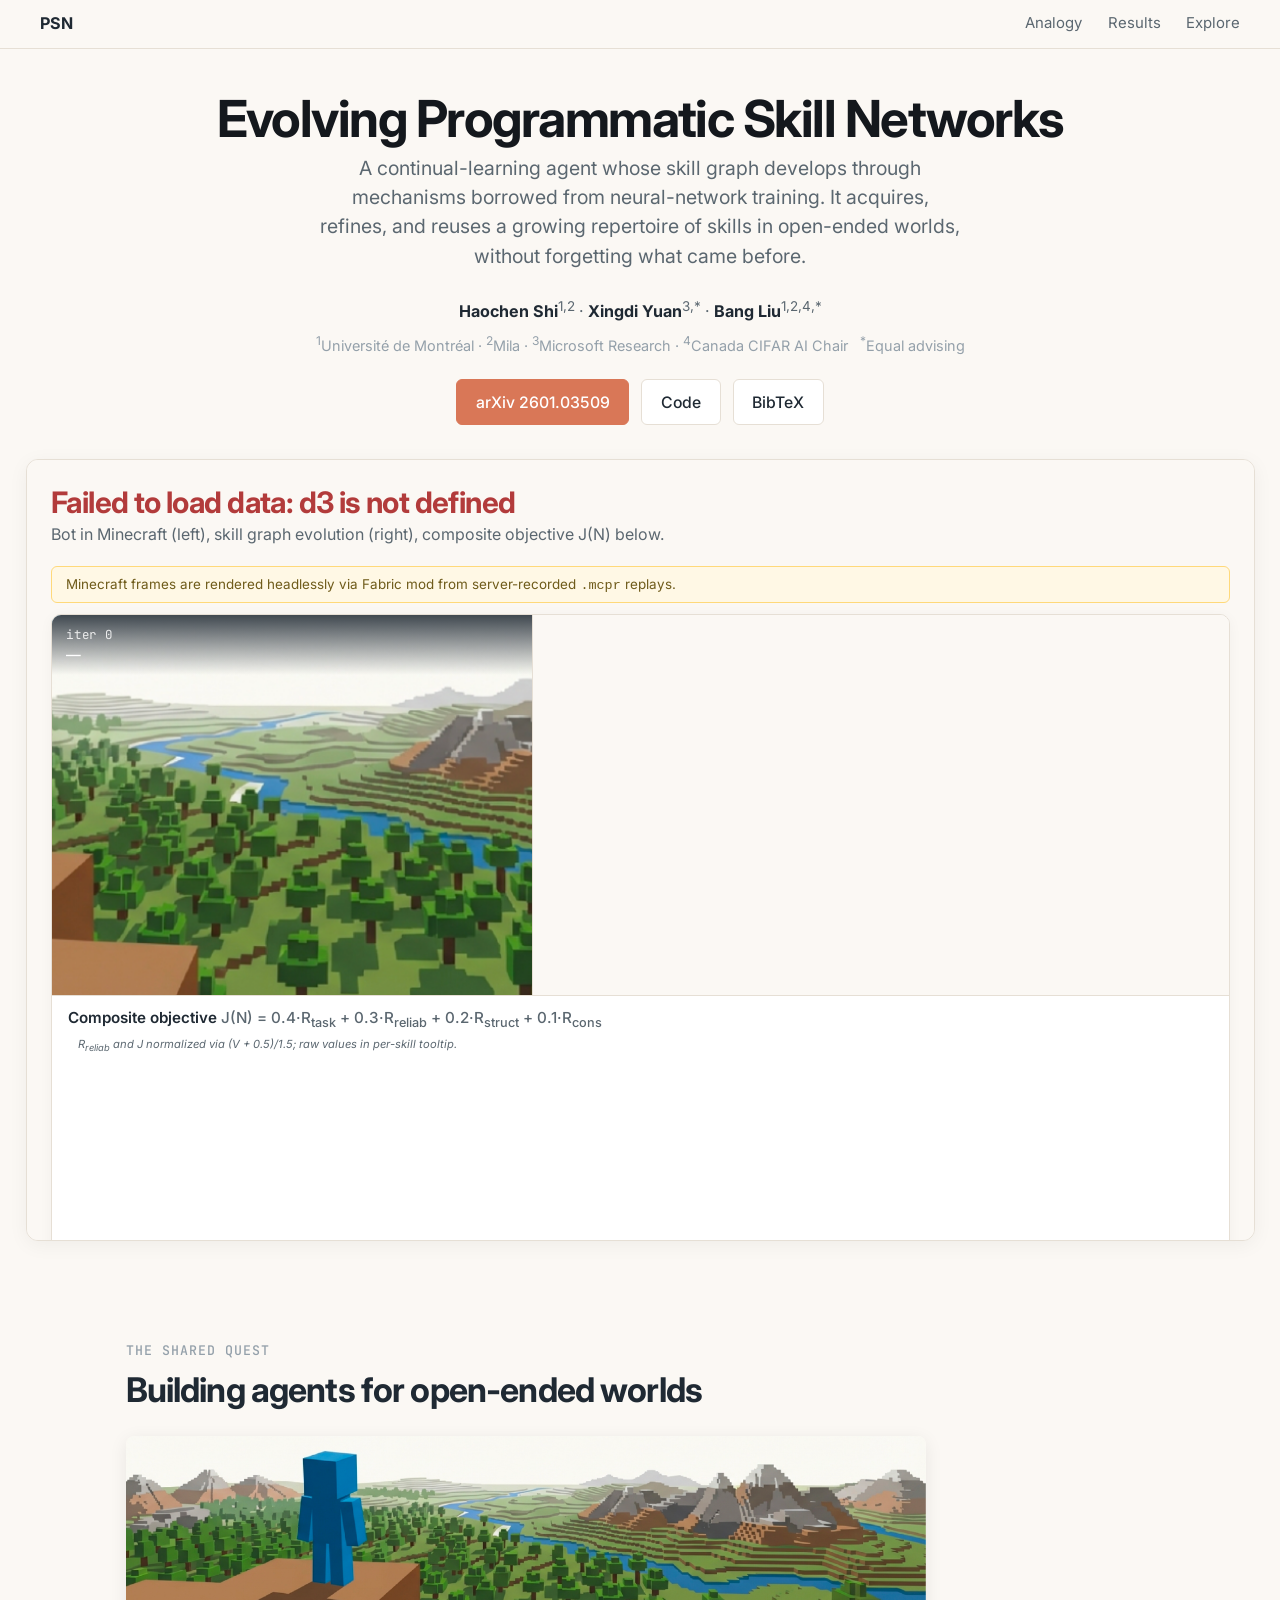
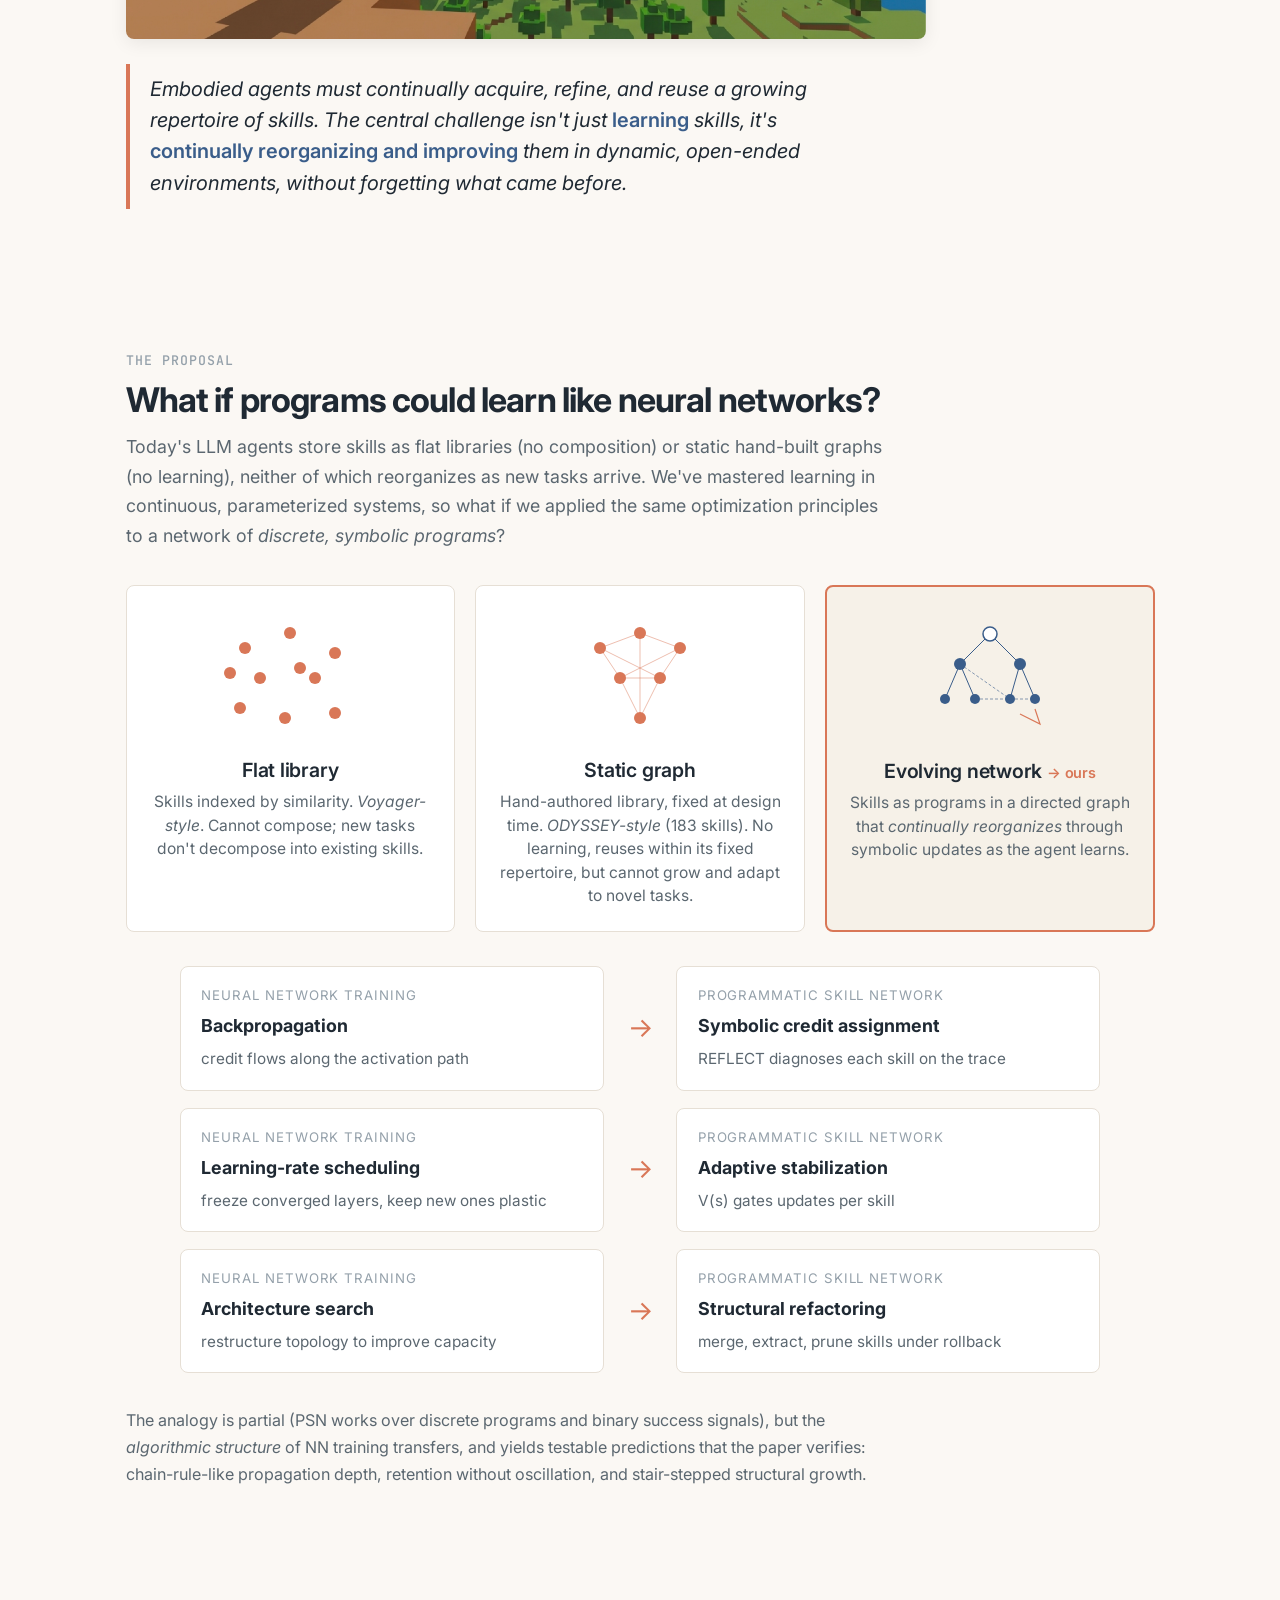
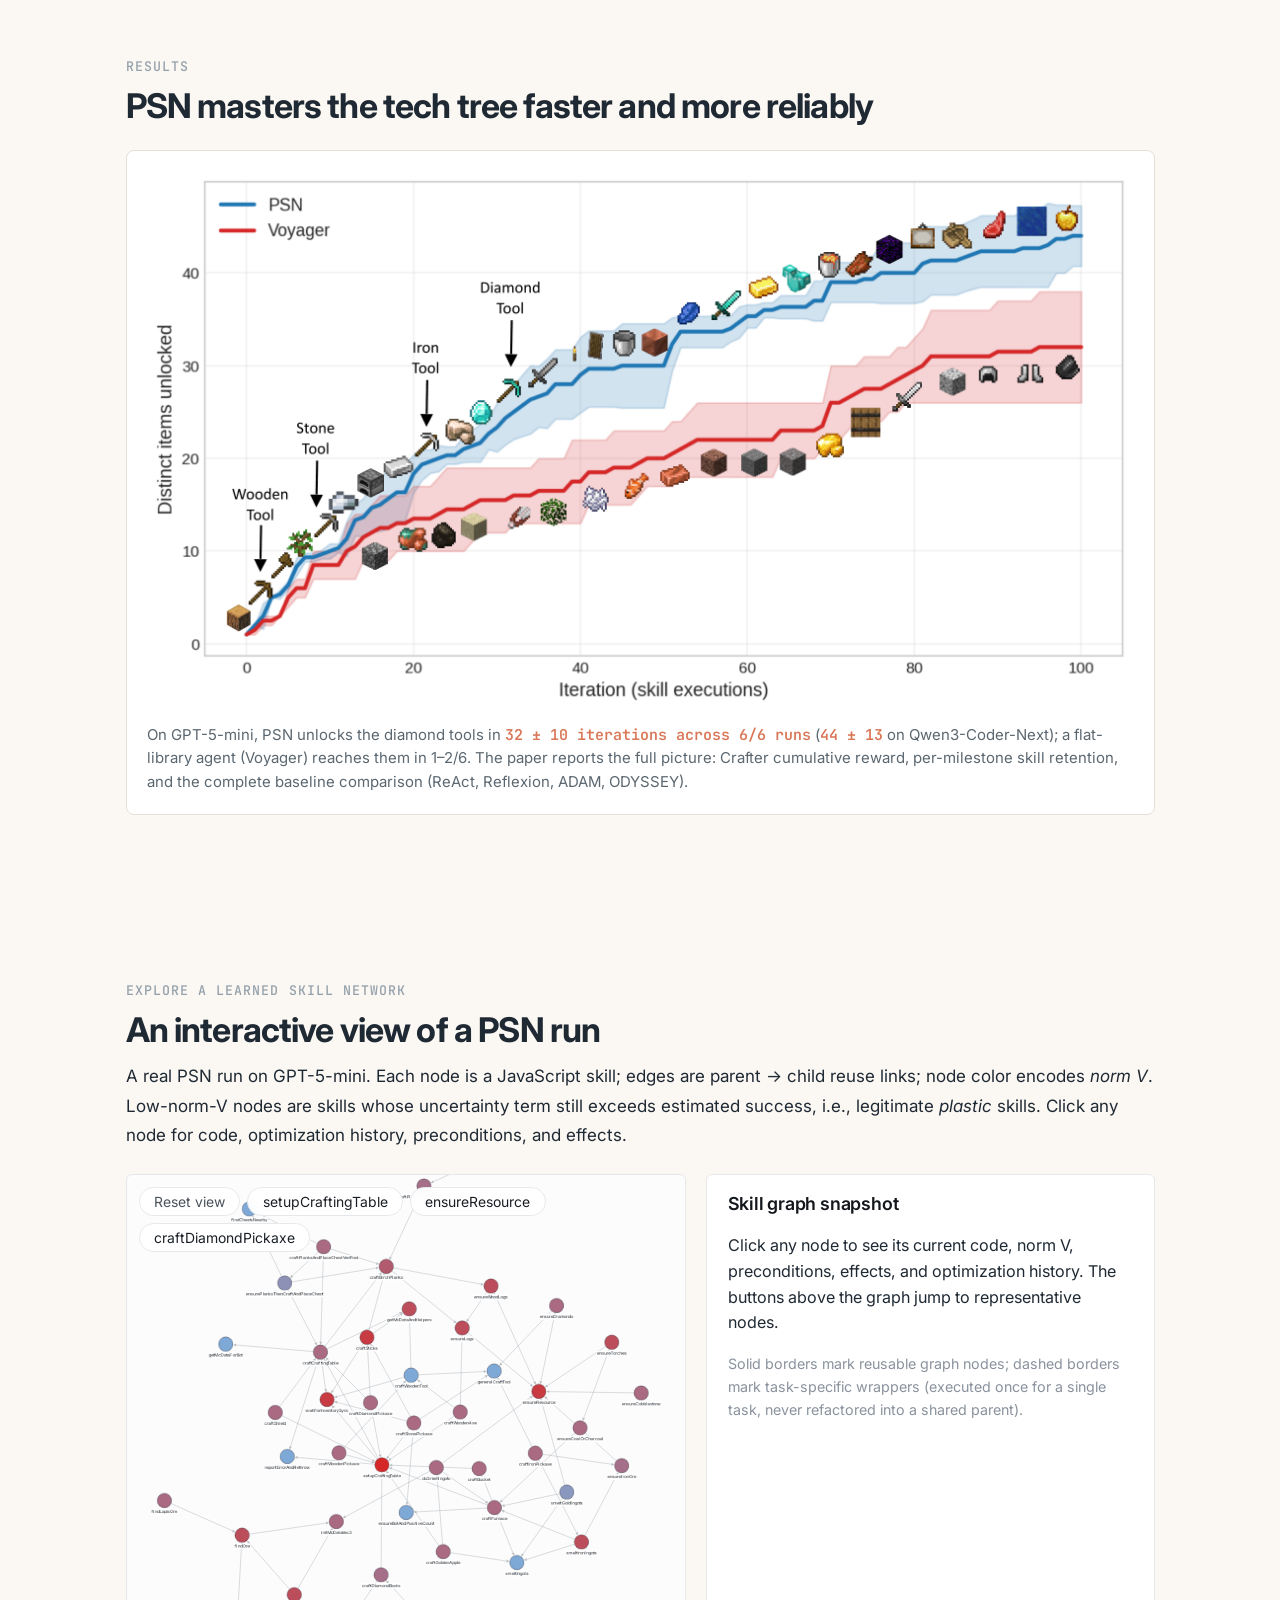
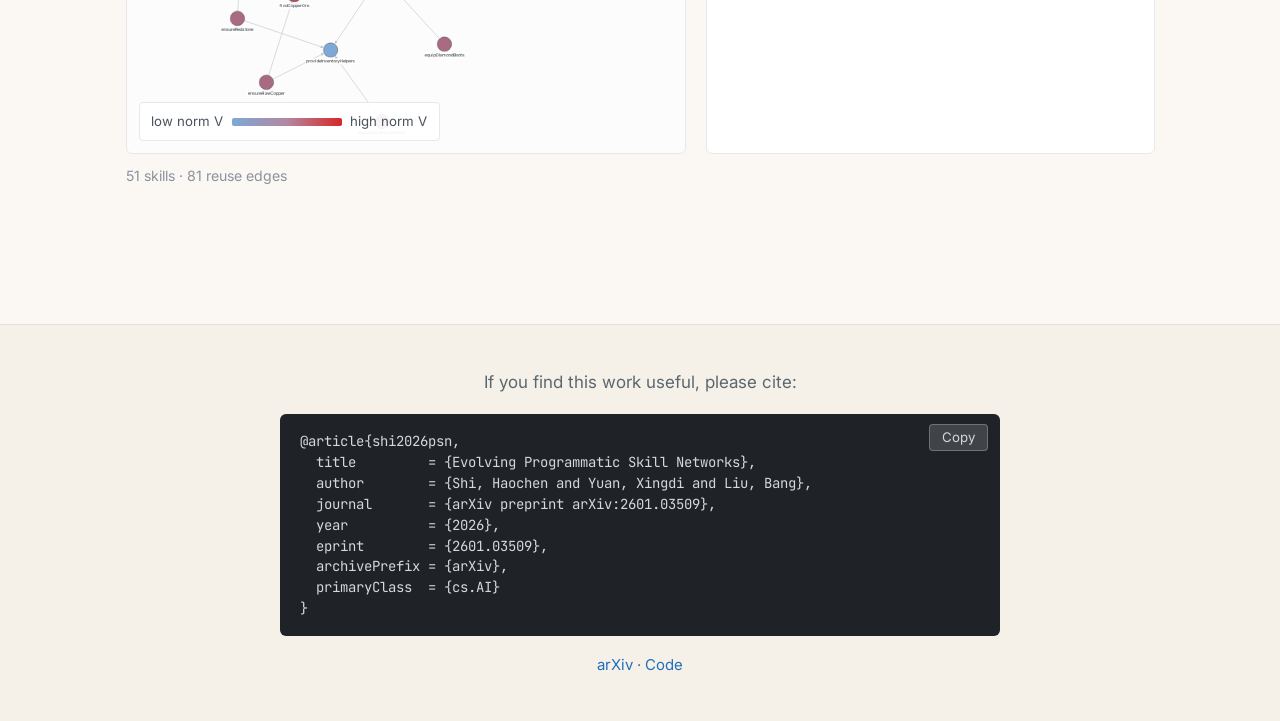
<file: index.html>
<!DOCTYPE html>
<html lang="en">
<head>
  <meta charset="UTF-8" />
  <meta name="viewport" content="width=device-width, initial-scale=1.0" />
  <title>Evolving Programmatic Skill Networks</title>
  <meta name="description" content="A continual-learning agent whose skill graph develops by mechanisms borrowed from neural-network training: symbolic credit assignment, adaptive learning rates for skills, and structural refactoring under a trust region." />
  <meta property="og:title" content="Evolving Programmatic Skill Networks" />
  <meta property="og:description" content="What if programs could learn like neural networks? Symbolic credit assignment, adaptive stabilization, structural refactoring." />

  <link rel="preconnect" href="https://fonts.googleapis.com" />
  <link rel="preconnect" href="https://fonts.gstatic.com" crossorigin />
  <link href="https://fonts.googleapis.com/css2?family=Inter:wght@400;500;600;700&family=JetBrains+Mono:wght@400;500&family=Source+Serif+Pro:ital,wght@1,400;1,500&display=swap" rel="stylesheet" />

  <link rel="stylesheet" href="static/css/project.css" />
  <link rel="stylesheet" href="static/css/project_v3.css" />
  <link rel="stylesheet" href="static/css/highlight-github.min.css" />
</head>
<body>

  <!-- ========== Top nav ========== -->
  <nav class="v3-nav">
    <div class="v3-nav-inner">
      <span class="brand">PSN</span>
      <a href="#analogy">Analogy</a>
      <a href="#performance">Results</a>
      <a href="#explore">Explore</a>
    </div>
  </nav>

  <!-- ============================================================== -->
  <!-- HERO                                                            -->
  <!-- ============================================================== -->
  <section class="v3-hero">
    <h1>Evolving Programmatic Skill Networks</h1>
    <p class="tagline">
      A continual-learning agent whose skill graph develops through mechanisms
      borrowed from neural-network training. It acquires, refines, and reuses a
      growing repertoire of skills in open-ended worlds, without forgetting what
      came before.
    </p>
    <p class="authors">
      <strong>Haochen Shi</strong><sup>1,2</sup> &middot;
      <strong>Xingdi Yuan</strong><sup>3,*</sup> &middot;
      <strong>Bang Liu</strong><sup>1,2,4,*</sup>
    </p>
    <p class="affiliations">
      <sup>1</sup>Université de Montréal &middot;
      <sup>2</sup>Mila &middot;
      <sup>3</sup>Microsoft Research &middot;
      <sup>4</sup>Canada CIFAR AI Chair &nbsp;
      <sup>*</sup>Equal advising
    </p>
    <div class="v3-hero-buttons">
      <a class="v3-btn is-primary" href="https://arxiv.org/abs/2601.03509" target="_blank" rel="noopener">arXiv 2601.03509</a>
      <a class="v3-btn" href="https://github.com/evolving-skill-networks/psn" target="_blank" rel="noopener">Code</a>
      <a class="v3-btn" href="#bibtex">BibTeX</a>
    </div>
    <div class="v3-hero-frame">
      <iframe src="hero_preview_v2.html" title="3-panel synced hero — Minecraft frame, skill graph, and J(N) objective curves over training iterations" height="780" loading="lazy"></iframe>
    </div>
  </section>


  <!-- ============================================================== -->
  <!-- SHARED QUEST                                                    -->
  <!-- ============================================================== -->
  <section class="v3-section v3-shared-quest" id="quest">
    <span class="eyebrow">The shared quest</span>
    <h2>Building agents for open-ended worlds</h2>
    <div class="quest-img-wrap">
      <img src="static/images/quest/shared_quest.png" alt="Open-ended Minecraft world — the agent's playground." />
    </div>
    <blockquote>
      Embodied agents must continually acquire, refine, and reuse a growing
      repertoire of skills. The central challenge isn't just <em>learning</em>
      skills, it's <em>continually reorganizing and improving</em> them in
      dynamic, open-ended environments, without forgetting what came before.
    </blockquote>
  </section>


  <!-- ============================================================== -->
  <!-- ANALOGY PROPOSAL                                                -->
  <!-- ============================================================== -->
  <section class="v3-section" id="analogy">
    <span class="eyebrow">The proposal</span>
    <h2>What if programs could learn like neural networks?</h2>
    <p class="lead">
      Today's LLM agents store skills as flat libraries (no composition) or
      static hand-built graphs (no learning), neither of which reorganizes as
      new tasks arrive. We've mastered learning in continuous, parameterized
      systems, so what if we applied the same optimization principles to a
      network of <em>discrete, symbolic programs</em>?
    </p>

    <div class="v3-taxonomy-3up">
      <div class="v3-taxonomy-card">
        <div class="icon-wrap">
          <svg viewBox="0 0 160 130" xmlns="http://www.w3.org/2000/svg">
            <!-- Flat library: scattered orange dots, no edges -->
            <g fill="#d97757">
              <circle cx="35" cy="35" r="6"/>
              <circle cx="80" cy="20" r="6"/>
              <circle cx="125" cy="40" r="6"/>
              <circle cx="50" cy="65" r="6"/>
              <circle cx="105" cy="65" r="6"/>
              <circle cx="30" cy="95" r="6"/>
              <circle cx="75" cy="105" r="6"/>
              <circle cx="125" cy="100" r="6"/>
              <circle cx="90" cy="55" r="6"/>
              <circle cx="20" cy="60" r="6"/>
            </g>
          </svg>
        </div>
        <h3>Flat library</h3>
        <p>Skills indexed by similarity. <em>Voyager-style</em>. Cannot compose; new tasks don't decompose into existing skills.</p>
      </div>
      <div class="v3-taxonomy-card">
        <div class="icon-wrap">
          <svg viewBox="0 0 160 130" xmlns="http://www.w3.org/2000/svg">
            <!-- Static graph: dense connections, fixed -->
            <g stroke="#d97757" stroke-width="0.8" stroke-opacity="0.6" fill="none">
              <line x1="40" y1="35" x2="80" y2="20"/>
              <line x1="80" y1="20" x2="120" y2="35"/>
              <line x1="40" y1="35" x2="60" y2="65"/>
              <line x1="120" y1="35" x2="100" y2="65"/>
              <line x1="60" y1="65" x2="100" y2="65"/>
              <line x1="60" y1="65" x2="80" y2="105"/>
              <line x1="100" y1="65" x2="80" y2="105"/>
              <line x1="40" y1="35" x2="100" y2="65"/>
              <line x1="120" y1="35" x2="60" y2="65"/>
              <line x1="80" y1="20" x2="80" y2="105"/>
            </g>
            <g fill="#d97757">
              <circle cx="40" cy="35" r="6"/>
              <circle cx="80" cy="20" r="6"/>
              <circle cx="120" cy="35" r="6"/>
              <circle cx="60" cy="65" r="6"/>
              <circle cx="100" cy="65" r="6"/>
              <circle cx="80" cy="105" r="6"/>
            </g>
          </svg>
        </div>
        <h3>Static graph</h3>
        <p>Hand-authored library, fixed at design time. <em>ODYSSEY-style</em> (183 skills). No learning, reuses within its fixed repertoire, but cannot grow and adapt to novel tasks.</p>
      </div>
      <div class="v3-taxonomy-card is-ours">
        <div class="icon-wrap">
          <svg viewBox="0 0 160 130" xmlns="http://www.w3.org/2000/svg">
            <!-- Evolving network: growing tree with arrows -->
            <g stroke="#3a5d8a" stroke-width="1.0" fill="none">
              <line x1="80" y1="20" x2="50" y2="50"/>
              <line x1="80" y1="20" x2="110" y2="50"/>
              <line x1="50" y1="50" x2="35" y2="85"/>
              <line x1="50" y1="50" x2="65" y2="85"/>
              <line x1="110" y1="50" x2="100" y2="85"/>
              <line x1="110" y1="50" x2="125" y2="85"/>
              <!-- skip edges -->
              <line x1="50" y1="50" x2="100" y2="85" stroke-dasharray="3 2" stroke-opacity="0.6"/>
              <line x1="65" y1="85" x2="125" y2="85" stroke-dasharray="3 2" stroke-opacity="0.6"/>
              <!-- growth arrow -->
              <path d="M 110 100 L 130 110 L 125 95 M 110 100 L 130 110" stroke="#d97757" stroke-width="1.2" fill="none" />
            </g>
            <g fill="#3a5d8a">
              <circle cx="80" cy="20" r="7" stroke="#3a5d8a" stroke-width="1.5" fill="white"/>
              <circle cx="50" cy="50" r="6"/>
              <circle cx="110" cy="50" r="6"/>
              <circle cx="35" cy="85" r="5"/>
              <circle cx="65" cy="85" r="5"/>
              <circle cx="100" cy="85" r="5"/>
              <circle cx="125" cy="85" r="5"/>
            </g>
          </svg>
        </div>
        <h3>Evolving network <span style="color: var(--v3-orange); font-size: 0.85rem;">→ ours</span></h3>
        <p>Skills as programs in a directed graph that <em>continually reorganizes</em> through symbolic updates as the agent learns.</p>
      </div>
    </div>

    <div class="v3-analogy-arrows">
      <div class="arr-cell">
        <div class="role">Neural network training</div>
        <strong>Backpropagation</strong>
        <p style="margin: 0.25rem 0 0; color: var(--v3-muted); font-size: 0.9rem;">credit flows along the activation path</p>
      </div>
      <div class="arr-arrow">→</div>
      <div class="arr-cell">
        <div class="role">Programmatic skill network</div>
        <strong>Symbolic credit assignment</strong>
        <p style="margin: 0.25rem 0 0; color: var(--v3-muted); font-size: 0.9rem;">REFLECT diagnoses each skill on the trace</p>
      </div>

      <div class="arr-cell">
        <div class="role">Neural network training</div>
        <strong>Learning-rate scheduling</strong>
        <p style="margin: 0.25rem 0 0; color: var(--v3-muted); font-size: 0.9rem;">freeze converged layers, keep new ones plastic</p>
      </div>
      <div class="arr-arrow">→</div>
      <div class="arr-cell">
        <div class="role">Programmatic skill network</div>
        <strong>Adaptive stabilization</strong>
        <p style="margin: 0.25rem 0 0; color: var(--v3-muted); font-size: 0.9rem;">V(s) gates updates per skill</p>
      </div>

      <div class="arr-cell">
        <div class="role">Neural network training</div>
        <strong>Architecture search</strong>
        <p style="margin: 0.25rem 0 0; color: var(--v3-muted); font-size: 0.9rem;">restructure topology to improve capacity</p>
      </div>
      <div class="arr-arrow">→</div>
      <div class="arr-cell">
        <div class="role">Programmatic skill network</div>
        <strong>Structural refactoring</strong>
        <p style="margin: 0.25rem 0 0; color: var(--v3-muted); font-size: 0.9rem;">merge, extract, prune skills under rollback</p>
      </div>
    </div>

    <p class="lead" style="margin-top: 2rem; color: var(--v3-muted); font-size: 0.95rem;">
      The analogy is partial (PSN works over discrete programs and binary success
      signals), but the <em>algorithmic structure</em> of NN training transfers, and
      yields testable predictions that the paper verifies: chain-rule-like
      propagation depth, retention without oscillation, and stair-stepped
      structural growth.
    </p>
  </section>


  <!-- ============================================================== -->
  <!-- PERFORMANCE                                                     -->
  <!-- ============================================================== -->
  <section class="v3-section" id="performance">
    <span class="eyebrow">Results</span>
    <h2>PSN masters the tech tree faster and more reliably</h2>

    <div class="v3-chart-frame">
      <img src="static/images/results/gpt5mini/tech_tree.png" alt="Tech tree mastery on GPT-5-mini: PSN reaches the diamond pickaxe in 32±10 iterations across 6/6 runs; Voyager 2/6."/>
      <p class="caption">
        On GPT-5-mini, PSN unlocks the diamond tools in
        <span class="v3-num">32 &plusmn; 10 iterations across 6/6 runs</span>
        (<span class="v3-num">44 &plusmn; 13</span> on Qwen3-Coder-Next); a flat-library
        agent (Voyager) reaches them in 1–2/6. The paper reports the full picture:
        Crafter cumulative reward, per-milestone skill retention, and the complete
        baseline comparison (ReAct, Reflexion, ADAM, ODYSSEY).
      </p>
    </div>
  </section>


  <!-- ============================================================== -->
  <!-- EXPLORE                                                         -->
  <!-- ============================================================== -->
  <section class="v3-section skill-graph-section" id="explore">
    <span class="eyebrow">Explore a learned skill network</span>
    <h2>An interactive view of a PSN run</h2>
    <p>
      A real PSN run on GPT-5-mini. Each node is a JavaScript skill; edges are
      parent → child reuse links; node color encodes <em>norm V</em>.
      Low-norm-V nodes are skills whose uncertainty term still exceeds estimated
      success, i.e., legitimate <em>plastic</em> skills. Click any node for code,
      optimization history, preconditions, and effects.
    </p>

    <div class="skill-graph-frame">
      <div class="skill-graph-canvas">
        <div class="skill-graph-controls">
          <button class="is-reset" id="sg-reset">Reset view</button>
          <button data-skill="setupCraftingTable">setupCraftingTable</button>
          <button data-skill="ensureResource">ensureResource</button>
          <button data-skill="craftDiamondPickaxe">craftDiamondPickaxe</button>
        </div>
        <div id="skill-graph-container" role="img" aria-label="Interactive skill graph"></div>
        <div class="vs-legend">
          <span class="vs-legend-label">low norm V</span>
          <span class="vs-legend-bar"></span>
          <span class="vs-legend-label">high norm V</span>
        </div>
      </div>
      <div id="skill-graph-panel"></div>
    </div>
    <p id="skill-graph-status">Loading skill graph data&hellip;</p>
  </section>


  <!-- ============================================================== -->
  <!-- Footer / Citation                                               -->
  <!-- ============================================================== -->
  <footer class="v3-footer" id="bibtex">
    <p style="margin: 0 0 0.3rem; color: var(--v3-muted);">If you find this work useful, please cite:</p>
    <pre class="bibtex"><button class="copy-btn" onclick="copyBibtex()">Copy</button><code id="bibtex-content">@article{shi2026psn,
  title         = {Evolving Programmatic Skill Networks},
  author        = {Shi, Haochen and Yuan, Xingdi and Liu, Bang},
  journal       = {arXiv preprint arXiv:2601.03509},
  year          = {2026},
  eprint        = {2601.03509},
  archivePrefix = {arXiv},
  primaryClass  = {cs.AI}
}</code></pre>
    <p style="margin: 1rem 0 0; font-size: 0.88rem; color: var(--v3-muted);">
      <a href="https://arxiv.org/abs/2601.03509" target="_blank" rel="noopener">arXiv</a> &middot;
      <a href="https://github.com/evolving-skill-networks/psn" target="_blank" rel="noopener">Code</a>
    </p>
  </footer>


  <!-- ========== JS ========== -->
  <script src="static/js/cytoscape.min.js" defer></script>
  <script src="static/js/highlight.min.js" defer></script>
  <script src="static/js/skill_graph_viewer.js" defer></script>

  <script>
    function copyBibtex() {
      const text = document.getElementById('bibtex-content').textContent;
      navigator.clipboard.writeText(text).then(() => {
        const btn = document.querySelector('.bibtex .copy-btn');
        const orig = btn.textContent;
        btn.textContent = 'Copied!';
        setTimeout(() => { btn.textContent = orig; }, 1500);
      });
    }
  </script>
</body>
</html>
</file>
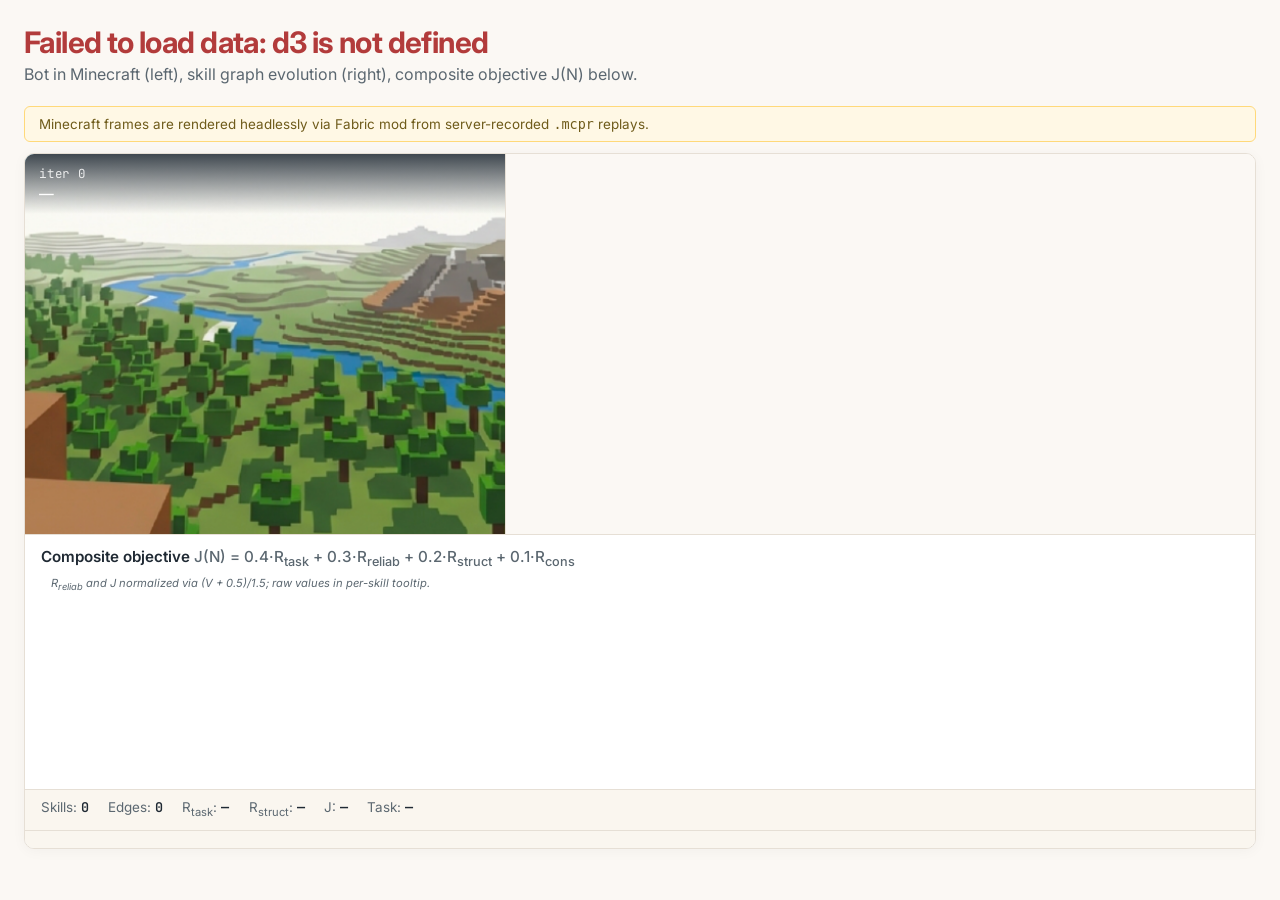
<file: hero_preview_v2.html>
<!DOCTYPE html>
<html lang="en">
<head>
  <meta charset="UTF-8" />
  <meta name="viewport" content="width=device-width, initial-scale=1.0" />
  <title>Inside a PSN run</title>
  <link href="https://fonts.googleapis.com/css2?family=Inter:wght@400;500;600;700&family=JetBrains+Mono:wght@400;500&display=swap" rel="stylesheet" />
  <script src="https://d3js.org/d3.v7.min.js"></script>
  <style>
    :root {
      --bg: #fbf8f4;
      --card: #ffffff;
      --ink: #1f2933;
      --muted: #5b6770;
      --rule: #e6dfd5;
      --orange: #d97757;
      --deep-blue: #3a5d8a;
      --light-blue: #5e8ec4;
      --purple: #8b6bc4;
    }
    * { box-sizing: border-box; }
    body {
      font-family: 'Inter', system-ui, sans-serif;
      background: var(--bg);
      color: var(--ink);
      margin: 0;
      padding: 1.5rem 1.5rem 2.5rem;
    }
    h1 { font-size: 1.85rem; font-weight: 700; letter-spacing: -0.02em; margin: 0 0 0.25rem 0; }
    .subtitle { color: var(--muted); font-size: 1.0rem; margin: 0 0 1.4rem 0; }

    .v2-frame {
      max-width: 1380px;
      margin: 0 auto;
      background: var(--card);
      border: 1px solid var(--rule);
      border-radius: 10px;
      box-shadow: 0 2px 14px rgba(0,0,0,0.04);
      overflow: hidden;
    }
    .v2-row-top {
      display: grid;
      grid-template-columns: 480px 1fr;
      gap: 0;
    }

    /* ===== Minecraft frame panel (left) ===== */
    .mc-panel {
      position: relative;
      background: linear-gradient(180deg, #87ceeb 0%, #98d8e0 50%, #6b9b7a 100%);
      min-height: 380px;
      overflow: hidden;
    }
    .mc-panel-img {
      position: absolute;
      top: 0; left: 0; right: 0; bottom: 0;
      background-size: cover;
      background-position: center;
    }
    .mc-panel-video {
      position: absolute;
      inset: 0;
      width: 100%;
      height: 100%;
      object-fit: cover;
      background: #000;
      display: none;
      z-index: 1;
      transition: opacity 320ms ease;
      opacity: 1;
    }
    .mc-panel-video.is-active { display: block; }
    .mc-panel-video.is-segfade { opacity: 0; }
    .mc-panel-img.is-hidden    { opacity: 0; }
    .mc-panel-overlay {
      position: absolute;
      top: 0; left: 0; right: 0;
      padding: 0.7rem 0.9rem;
      background: linear-gradient(180deg, rgba(31,41,51,0.85) 0%, rgba(31,41,51,0) 100%);
      color: white;
      z-index: 2;
    }
    .mc-panel-overlay .mc-iter {
      font-family: 'JetBrains Mono', monospace;
      font-size: 0.78rem;
      letter-spacing: 0.05em;
      opacity: 0.85;
      margin-bottom: 0.15rem;
    }
    .mc-panel-overlay .mc-task {
      font-size: 0.92rem;
      font-weight: 500;
    }
    /* Refactor-stage overlay: shown over the video during the
       inter-iter refactor pause segments inserted by buildSegments().
       Covers the whole .mc-panel area, freezes the video on its
       previous-frame underneath, fades in/out smoothly. */
    .mc-refactor-overlay {
      position: absolute;
      inset: 0;
      background: rgba(15, 20, 30, 0.78);
      color: #f5e9d8;
      display: flex;
      flex-direction: column;
      justify-content: center;
      align-items: center;
      text-align: center;
      z-index: 4;
      opacity: 0;
      pointer-events: none;
      transition: opacity 0.25s ease;
      padding: 1.4rem;
    }
    .mc-refactor-overlay.is-visible { opacity: 1; }
    .mc-refactor-overlay .ro-tag {
      font-family: 'JetBrains Mono', monospace;
      font-size: 0.72rem;
      letter-spacing: 0.22em;
      opacity: 0.65;
      margin-bottom: 0.55rem;
    }
    .mc-refactor-overlay .ro-title {
      font-size: 1.25rem;
      font-weight: 600;
      margin-bottom: 0.55rem;
    }
    .mc-refactor-overlay .ro-line {
      font-family: 'JetBrains Mono', monospace;
      font-size: 0.82rem;
      margin: 0.18rem 0;
      opacity: 0.95;
    }
    .mc-refactor-overlay .ro-type     { color: #c8b8a0; font-weight: 600; }
    .mc-refactor-overlay .ro-skill    { color: #d97757; font-weight: 600; }
    .mc-refactor-overlay .ro-source   { color: #a6c5e5; }
    .mc-panel-banner {
      position: absolute;
      bottom: 0; left: 0; right: 0;
      padding: 0.5rem 0.9rem;
      background: rgba(31,41,51,0.78);
      color: #eee;
      font-size: 0.78rem;
      font-family: 'JetBrains Mono', monospace;
    }
    .mc-panel-banner em { color: var(--orange); font-style: normal; }

    /* ===== Graph panel (right) ===== */
    .graph-panel {
      position: relative;
      border-left: 1px solid var(--rule);
      background: var(--bg);
    }
    #graph-svg {
      display: block;
      width: 100%;
      height: 380px;
    }
    .column-label-top {
      font-size: 10.5px;
      font-weight: 600;
      fill: var(--muted);
      letter-spacing: 0.04em;
    }
    .node circle { stroke: #2c3338; stroke-width: 1.0; cursor: pointer; transition: stroke-width 0.15s, filter 0.15s; }
    .node:hover circle { stroke-width: 2.2; filter: drop-shadow(0 0 4px rgba(0,0,0,0.25)); }
    /* Skill-network fancy styling: halo + cored fill + drop shadow + label */
    .node.skill .skill-halo {
      stroke: none;
      fill-opacity: 0.28;
      pointer-events: none;
      filter: blur(3.5px);
      transition: fill-opacity 0.2s, r 0.2s;
    }
    .node.skill .skill-core {
      stroke: rgba(255, 255, 255, 0.92);
      stroke-width: 1.6;
      filter: drop-shadow(0 1.5px 2.5px rgba(35, 45, 55, 0.28));
      cursor: pointer;
      transition: stroke-width 0.15s, filter 0.15s;
    }
    .node.skill:hover .skill-core {
      stroke-width: 2.6;
      filter: drop-shadow(0 2px 5px rgba(35, 45, 55, 0.42));
    }
    .node.skill:hover .skill-halo {
      fill-opacity: 0.42;
    }
    .node.skill .skill-label {
      font-family: 'JetBrains Mono', ui-monospace, monospace;
      font-size: 9px;
      font-weight: 500;
      fill: var(--ink);
      text-anchor: middle;
      pointer-events: none;
      paint-order: stroke;
      stroke: var(--bg);
      stroke-width: 3px;
      stroke-linejoin: round;
    }
    .edge { fill: none; pointer-events: none; }
    .edge.skill-skill {
      stroke: #5b6770;
      stroke-width: 1.8;
      stroke-opacity: 0.72;
      stroke-linecap: round;
    }
    .edge.skill-primitive { stroke: #c8b8a0; stroke-width: 0.7; stroke-opacity: 0.55; stroke-dasharray: 3, 2; }
    .edge.api-primitive { stroke: #b8a896; stroke-width: 0.65; stroke-dasharray: 2, 2; }
    .column-divider { stroke: var(--rule); stroke-width: 1; stroke-dasharray: 4, 4; }
    .skill-area-bg { fill: url(#skillBgGrad); }

    /* ===== Active-state styling (current frame's active nodes / edges) =====
       Inactive elements stay COLORED (no saturate filter) but at lower
       group-level opacity (set in renderFrame()). Active ones gain glow
       + thicker / brighter stroke. Berkeley HKN coursegraph style: the
       full network is visible at all times so the reader sees the
       structure; emphasis only differentiates current execution. */
    .node.is-active circle,
    .node.is-active .skill-core { stroke: #2c3338; stroke-width: 1.8; }
    .node.primitive.is-active circle { filter: drop-shadow(0 0 5px currentColor); color: #d97757; }
    .node.api.is-active circle      { filter: drop-shadow(0 0 4px currentColor); color: #d97757; }
    .node.skill.is-active .skill-halo { fill-opacity: 0.55; }
    /* Inactive halo: small fill-opacity so the cluster color hints at
       the node's identity without dominating. Combined with the
       group-level INACTIVE_DIM in renderFrame, the effective opacity
       is ~0.072 (0.18 × 0.4) — visible but clearly backgrounded. The
       saturate filter from earlier was dropped per the Berkeley-style
       direction: keep color recognizable, dim with opacity. */
    .node.skill.is-inactive .skill-halo {
      fill-opacity: 0.18;
    }
    .node.skill.is-active .skill-core {
      stroke: #fff;
      stroke-width: 2.2;
      filter: drop-shadow(0 0 6px rgba(217, 119, 87, 0.55));
    }
    .node.skill.is-active .skill-label { fill: var(--ink); font-weight: 600; }
    /* Inactive label stays in the normal ink color; group-level opacity
       (set in renderFrame) dims it to ~40% so it reads as backgrounded
       without losing legibility. */
    .node.skill.is-inactive .skill-label { fill: var(--ink); }
    /* Refactor-born skills (`birth_source === 'refactor'`) get a
       dashed core stroke. Reads as "this skill emerged from the
       optimization pass extracting/merging existing skills" vs the
       solid-stroke "action-agent synthesized this for a new task".
       Applies in both active and inactive states so the affordance is
       always visible (just dimmer when inactive). */
    .node.skill.is-refactor-born .skill-core { stroke-dasharray: 3, 2; }
    /* During a refactor pause: highlight existing skills that
       contributed to the refactor (the "input" siblings/callers) with
       a yellow halo + thicker stroke. Tells the eye which existing
       nodes the new skill was synthesized from. Wins specificity over
       the inactive-halo rule. */
    .node.skill.is-refactor-source .skill-halo {
      fill: #d4a017 !important;
      fill-opacity: 0.55 !important;
      filter: blur(3.5px) !important;
    }
    .node.skill.is-refactor-source .skill-core {
      stroke: #d4a017;
      stroke-width: 2.4;
    }
    /* New edges added during a refactor pause animate-draw over 0.6s
       so the eye can follow the connection forming.
       stroke-dasharray + stroke-dashoffset are set INLINE per-line in JS,
       matched to each line's actual length (Math.hypot of dx,dy). A fixed
       value (e.g. 200) creates a repeating dash pattern on lines longer
       than 200px, producing visible disconnects mid-animation — set
       inline per-line so we get one clean growing line regardless of length. */
    .edge.is-refactor-new-edge {
      animation: edge-draw 0.6s ease-out forwards;
    }
    @keyframes edge-draw { to { stroke-dashoffset: 0; } }

    /* Hover-to-focus styling is set INLINE by applyFocusState in JS
       (function defined near hideTooltip). Inline styles guarantee they
       beat the various places iter-state opacity gets set (.style on
       skill groups, .attr on primitive/api circles). See the function's
       docstring for the design rationale. No CSS rules needed here. */
    .edge.is-active.skill-skill {
      stroke: #2c3338;
      stroke-width: 2.4;
      stroke-opacity: 0.95;
      filter: drop-shadow(0 0 2px rgba(217, 119, 87, 0.4));
    }
    .edge.is-active.skill-primitive {
      stroke: #8b6f4e;
      stroke-width: 1.6;
      stroke-opacity: 0.92;
      stroke-dasharray: none;
    }
    .edge.is-active.api-primitive {
      stroke: #6b5640;
      stroke-width: 1.4;
      stroke-opacity: 0.92;
      stroke-dasharray: none;
    }
    /* Inactive edge: visible but backgrounded. With the group-level
       INACTIVE_DIM (0.4) in renderFrame multiplying this, effective
       stroke opacity is ~0.13 — present in the visual frame without
       distracting from active edges. */
    .edge.is-inactive { stroke-opacity: 0.32; }

    /* ===== Objective curves (full width below) ===== */
    .obj-panel {
      border-top: 1px solid var(--rule);
      background: var(--card);
      padding: 0.75rem 1rem;
    }
    .obj-panel-header {
      display: flex;
      align-items: center;
      justify-content: space-between;
      margin-bottom: 0.4rem;
    }
    .obj-panel-header h3 {
      font-size: 0.95rem;
      font-weight: 600;
      margin: 0;
      color: var(--ink);
    }
    .obj-legend {
      display: inline-flex;
      gap: 0.9rem;
      font-size: 0.78rem;
      color: var(--muted);
    }
    .obj-legend-item {
      display: inline-flex;
      align-items: center;
      gap: 0.3rem;
    }
    .obj-legend-dot {
      width: 12px; height: 3px; border-radius: 1px;
    }
    #obj-svg {
      display: block;
      width: 100%;
      height: 180px;
    }
    .obj-line {
      fill: none;
      stroke-width: 1.8;
    }
    .obj-line.J { stroke-width: 2.6; }
    .obj-axis text {
      font-size: 9.5px;
      fill: var(--muted);
      font-family: 'JetBrains Mono', monospace;
    }
    .obj-axis path, .obj-axis line { stroke: var(--rule); }
    .obj-playhead {
      stroke: var(--orange);
      stroke-width: 2;
      stroke-dasharray: 4 3;
    }

    /* ===== Timeline (YouTube-style overlay player bar) =====
       Lives INSIDE .mc-panel as an absolute-positioned overlay at the bottom.
       Hidden by default; fades in when mouse moves over the panel; auto-hides
       during playback after a short idle (handled by JS auto-hide controller).
       Always visible while paused (also via JS).
    */
    .timeline-row {
      position: absolute;
      bottom: 0; left: 0; right: 0;
      display: flex;
      align-items: center;
      gap: 0.8rem;
      padding: 0.5rem 0.9rem 0.6rem;
      background: linear-gradient(180deg,
                                  rgba(0,0,0,0) 0%,
                                  rgba(0,0,0,0.55) 30%,
                                  rgba(0,0,0,0.85) 100%);
      color: #e6e6e6;
      z-index: 5;
      opacity: 0;
      transform: translateY(8px);
      pointer-events: none;
      transition: opacity 0.22s ease, transform 0.22s ease;
    }
    .timeline-row.is-visible {
      opacity: 1;
      transform: translateY(0);
      pointer-events: auto;
    }
    /* Play / pause: round, accent-colored, only icon */
    .timeline-row #play-btn {
      font-family: inherit;
      font-size: 1rem;
      font-weight: 500;
      width: 32px; height: 32px;
      padding: 0; line-height: 30px;
      background: transparent;
      color: #e6e6e6;
      border: none;
      border-radius: 50%;
      cursor: pointer;
      flex: 0 0 auto;
    }
    .timeline-row #play-btn:hover { background: rgba(255,255,255,0.12); }
    .timeline-row #play-btn.is-playing { color: var(--orange); }

    /* Inventory / chat toggles — same shape as the play button. */
    .timeline-row .overlay-toggle {
      background: transparent;
      border: 0;
      color: rgba(255,255,255,0.85);
      width: 30px; height: 30px;
      border-radius: 4px;
      cursor: pointer;
      font-size: 14px;
      line-height: 1;
      display: inline-flex; align-items: center; justify-content: center;
      transition: background 0.12s, color 0.12s;
    }
    .timeline-row .overlay-toggle:hover { background: rgba(255,255,255,0.12); }
    .timeline-row .overlay-toggle.is-on { color: var(--orange); background: rgba(217,119,87,0.15); }

    /* In-video overlays: chat + inventory. Hidden by default; the JS
       toggles `hidden` based on the player-bar buttons. */
    .mc-inventory, .mc-chat {
      position: absolute;
      z-index: 3;
      pointer-events: none;
      color: white;
      font-family: 'JetBrains Mono', ui-monospace, monospace;
      font-size: 11px;
      background: rgba(20, 24, 30, 0.62);
      backdrop-filter: blur(4px);
      -webkit-backdrop-filter: blur(4px);
      border-radius: 6px;
      box-shadow: 0 2px 8px rgba(0,0,0,0.4);
      transition: opacity 0.2s;
    }
    .mc-inventory { left: 12px;  bottom: 60px; padding: 6px 8px; max-width: 60%; }
    .mc-chat      {
      right: 12px; bottom: 60px;
      padding: 6px 10px;
      max-width: 46%;
      max-height: 60%;
      overflow-y: auto;            /* scrollable when content overflows */
      overscroll-behavior: contain;/* don't bubble scroll to the page */
      pointer-events: auto;        /* allow wheel + drag inside the panel */
      display: flex;
      flex-direction: column;      /* newest line gets pinned to the bottom */
      justify-content: flex-end;   /* fills from bottom up — like MC chat */
    }
    .mc-chat::-webkit-scrollbar { width: 6px; }
    .mc-chat::-webkit-scrollbar-track { background: transparent; }
    .mc-chat::-webkit-scrollbar-thumb { background: rgba(255,255,255,0.25); border-radius: 3px; }
    .mc-inventory[hidden], .mc-chat[hidden] { display: none; }
    .mc-inv-row { display: inline-flex; align-items: center; gap: 4px; margin-right: 10px; vertical-align: middle; }
    .mc-inv-icon {
      display: inline-block;
      width: 14px; height: 14px;
      border-radius: 2px;
      vertical-align: middle;
    }
    .mc-inv-name { font-size: 10px; opacity: 0.85; }
    .mc-inv-count { font-weight: 700; color: #ffb464; }
    .mc-inv-empty { font-size: 10px; opacity: 0.6; font-style: italic; }
    .mc-chat-line {
      display: block;
      line-height: 1.45;
      font-size: 11px;
      padding: 1px 0;
      opacity: 0.9;
    }
    .mc-chat-line .ts { color: #ffb464; margin-right: 6px; font-size: 10px; }
    .mc-chat-line.is-success { color: #b9d8b3; }
    .mc-chat-line.is-fail    { color: #d6918a; }
    .mc-chat-line.is-task    { color: #fff; font-weight: 600; }
    .mc-chat-line.is-skill   { color: #d2c0a4; }
    /* Time display "1:20 / 2:42" */
    .time-display {
      font-family: 'JetBrains Mono', monospace;
      font-size: 0.78rem;
      color: #c0c5cb;
      flex: 0 0 auto;
      letter-spacing: 0.02em;
    }
    .time-display .time-sep {
      opacity: 0.5;
      margin: 0 0.25rem;
    }
    /* Speed selector */
    #speed-selector {
      font-family: inherit;
      font-size: 0.78rem;
      padding: 0.2rem 0.45rem;
      background: rgba(255,255,255,0.08);
      color: #e6e6e6;
      border: 1px solid rgba(255,255,255,0.15);
      border-radius: 4px;
      cursor: pointer;
      flex: 0 0 auto;
    }
    #speed-selector:hover { background: rgba(255,255,255,0.15); }
    #speed-selector option { background: #1f2933; color: #e6e6e6; }
    .timeline-slider {
      flex: 1;
      position: relative;
      height: 32px;
      display: flex;
      align-items: center;
    }
    .timeline-slider input {
      width: 100%;
      margin: 0;
      position: relative;
      z-index: 2;
      -webkit-appearance: none;
      appearance: none;
      background: transparent;        /* track styled below */
      cursor: pointer;
      height: 32px;
    }
    /* Track + thumb (Chrome / Webkit) */
    .timeline-slider input::-webkit-slider-runnable-track {
      height: 4px;
      background: rgba(255,255,255,0.25);
      border-radius: 2px;
      transition: height 0.15s;
    }
    .timeline-slider input::-webkit-slider-thumb {
      -webkit-appearance: none;
      width: 14px; height: 14px;
      background: #d97757;
      border-radius: 50%;
      margin-top: -5px;                /* center on 4px track */
      cursor: grab;
      box-shadow: 0 0 0 2px rgba(217,119,87,0.25);
      transition: transform 0.12s, box-shadow 0.12s;
    }
    .timeline-slider:hover input::-webkit-slider-runnable-track { height: 6px; }
    .timeline-slider:hover input::-webkit-slider-thumb {
      transform: scale(1.3);
      box-shadow: 0 0 0 4px rgba(217,119,87,0.30);
    }
    /* Track + thumb (Firefox) */
    .timeline-slider input::-moz-range-track {
      height: 4px;
      background: rgba(255,255,255,0.25);
      border-radius: 2px;
    }
    .timeline-slider input::-moz-range-thumb {
      width: 14px; height: 14px;
      background: #d97757;
      border: none;
      border-radius: 50%;
      cursor: grab;
      box-shadow: 0 0 0 2px rgba(217,119,87,0.25);
    }
    /* Iter boundary markers — small dots ON the track itself, like YouTube chapter markers */
    .iter-markers {
      position: absolute;
      left: 0; right: 0;
      top: 50%;
      transform: translateY(-50%);
      height: 4px;
      pointer-events: none;
      z-index: 1;
    }
    .iter-marker {
      position: absolute;
      top: 50%;
      transform: translate(-50%, -50%);
      width: 8px; height: 8px;
      padding: 0; margin: 0;
      background: rgba(255,255,255,0.85);
      border: 2px solid #1f2933;
      border-radius: 50%;
      cursor: pointer;
      pointer-events: auto;
      transition: transform 0.15s;
    }
    .iter-marker:hover { transform: translate(-50%, -50%) scale(1.4); }
    /* Tooltip while dragging the slider — shows current iter task + time */
    .slider-tooltip {
      position: absolute;
      bottom: 100%;
      transform: translateX(-50%);
      margin-bottom: 0.5rem;
      background: rgba(31,41,51,0.95);
      color: white;
      padding: 0.45rem 0.7rem;
      border-radius: 5px;
      font-size: 0.8rem;
      pointer-events: none;
      white-space: nowrap;
      box-shadow: 0 2px 6px rgba(0,0,0,0.2);
      display: none;
      z-index: 5;
    }
    .slider-tooltip.is-visible { display: block; }
    .slider-tooltip .tt-iter {
      font-family: 'JetBrains Mono', monospace;
      font-size: 0.72rem;
      letter-spacing: 0.04em;
      opacity: 0.85;
      margin-bottom: 0.15rem;
    }
    .slider-tooltip .tt-task   { font-weight: 500; }
    .slider-tooltip .tt-time {
      font-family: 'JetBrains Mono', monospace;
      font-size: 0.72rem;
      opacity: 0.7;
      margin-top: 0.2rem;
    }
    /* Hover tooltip on the composite-objective panel — shows objective values */
    .obj-tooltip {
      position: absolute;
      background: rgba(31,41,51,0.95);
      color: white;
      padding: 0.5rem 0.75rem;
      border-radius: 5px;
      font-size: 0.78rem;
      line-height: 1.5;
      pointer-events: none;
      white-space: nowrap;
      box-shadow: 0 2px 6px rgba(0,0,0,0.25);
      display: none;
      z-index: 10;
      min-width: 170px;
    }
    .obj-tooltip.is-visible { display: block; }
    .obj-tooltip .tt-iter {
      font-family: 'JetBrains Mono', monospace;
      font-size: 0.72rem;
      letter-spacing: 0.04em;
      opacity: 0.9;
      margin-bottom: 0.1rem;
    }
    .obj-tooltip .tt-task {
      font-size: 0.72rem;
      opacity: 0.75;
      margin-bottom: 0.3rem;
      max-width: 200px;
      white-space: normal;
    }
    .obj-tooltip .tt-row {
      font-family: 'JetBrains Mono', monospace;
      font-size: 0.74rem;
    }
    .timeline-info {
      font-family: 'JetBrains Mono', monospace;
      font-size: 0.84rem;
      color: var(--muted);
      min-width: 110px;
      text-align: right;
    }

    .stats-strip {
      display: flex;
      flex-wrap: wrap;
      gap: 1.2rem;
      padding: 0.5rem 1rem 0.7rem;
      background: #faf6ef;
      border-top: 1px solid var(--rule);
      font-size: 0.84rem;
      color: var(--muted);
    }
    .stats-strip strong { color: var(--ink); font-family: 'JetBrains Mono', monospace; font-weight: 600; }
    .stats-strip .stat-task { flex: 1; min-width: 200px; }

    .legend {
      display: flex;
      flex-wrap: wrap;
      gap: 0.9rem 1.4rem;
      padding: 0.55rem 1rem;
      font-size: 0.82rem;
      background: #faf6ef;
      border-top: 1px solid var(--rule);
    }
    .legend-item { display: inline-flex; align-items: center; gap: 0.4rem; color: var(--muted); }
    .legend-dot { width: 10px; height: 10px; border-radius: 50%; border: 1px solid #2c3338; }

    /* Tooltip */
    #tooltip {
      position: fixed;
      pointer-events: none;
      background: rgba(31, 41, 51, 0.96);
      color: white;
      padding: 0.55rem 0.7rem;
      border-radius: 6px;
      font-size: 0.86rem;
      max-width: 260px;
      box-shadow: 0 4px 12px rgba(0,0,0,0.18);
      opacity: 0;
      transition: opacity 0.15s;
      z-index: 100;
    }
    #tooltip .tt-name { font-weight: 700; margin-bottom: 0.2rem; }
    #tooltip .tt-meta { font-family: 'JetBrains Mono', monospace; font-size: 0.78rem; color: #a6c5e5; }
    #tooltip .tt-cluster { font-size: 0.78rem; color: #d6cbb8; margin-top: 0.15rem; }

    /* Status banner */
    .v2-banner {
      max-width: 1380px;
      margin: 0 auto 0.7rem;
      padding: 0.55rem 0.9rem;
      background: #fff8e5;
      border: 1px solid #ffd97a;
      border-radius: 6px;
      font-size: 0.84rem;
      color: #6f5b1a;
    }

    @media (max-width: 1000px) {
      .v2-row-top { grid-template-columns: 1fr; }
      .graph-panel { border-left: none; border-top: 1px solid var(--rule); }
      .mc-panel { min-height: 220px; }
    }
  </style>
</head>
<body>

  <h1>Inside a PSN run</h1>
  <p class="subtitle">Bot in Minecraft (left), skill graph evolution (right), composite objective J(N) below.</p>

  <div class="v2-banner">
    Minecraft frames are rendered headlessly via Fabric mod from server-recorded
    <code>.mcpr</code> replays.
  </div>

  <div class="v2-frame">
    <div class="v2-row-top">
      <div class="mc-panel">
        <div class="mc-panel-img" id="mc-img"
             style="background-image: url('static/images/quest/shared_quest.png');"></div>
        <video class="mc-panel-video" id="mc-video"
               muted playsinline preload="auto"></video>
        <div class="mc-panel-overlay">
          <div class="mc-iter" id="mc-iter">iter 0</div>
          <div class="mc-task" id="mc-task">—</div>
        </div>
        <!-- Refactor-stage overlay (hidden by default; shown by
             showRefactorOverlay during pause segments between iters). -->
        <div class="mc-refactor-overlay" id="mc-refactor-overlay">
          <div class="ro-tag">— REFACTOR STAGE —</div>
          <div class="ro-title" id="ro-title">Reorganizing skill network</div>
          <div id="ro-lines"></div>
        </div>
        <!-- Inventory strip (bottom-left): per-frame inventory items with counts. -->
        <div class="mc-inventory" id="mc-inventory" hidden></div>
        <!-- Chat log (bottom-right): synthesized per-frame events (task, skill, ✓/✗). -->
        <div class="mc-chat" id="mc-chat" hidden></div>
        <!-- Player bar overlay (YouTube-style): hidden by default, fades in
             on mousemove over the panel, auto-hides during playback after a
             short idle period, always visible when paused. -->
        <div class="timeline-row" id="player-bar">
          <button id="play-btn" title="Play / Pause" aria-label="Play / pause">▶</button>
          <button id="chat-toggle" class="overlay-toggle" title="Toggle chat" aria-label="Toggle chat">💬</button>
          <button id="inv-toggle"  class="overlay-toggle" title="Toggle inventory" aria-label="Toggle inventory">🎒</button>
          <span class="time-display"><span id="time-current">0:00</span><span class="time-sep">/</span><span id="time-total">0:00</span></span>
          <div class="timeline-slider">
            <input type="range" id="iter-slider" min="0" max="162" value="0" step="0.05" />
          </div>
          <select id="speed-selector" title="Playback speed" aria-label="Playback speed">
            <option value="1">1×</option>
            <option value="2">2×</option>
            <option value="4" selected>4×</option>
            <option value="8">8×</option>
            <option value="16">16×</option>
          </select>
        </div>
      </div>
      <div class="graph-panel">
        <svg id="graph-svg" viewBox="0 0 900 380" preserveAspectRatio="xMidYMid meet"></svg>
      </div>
    </div>

    <div class="obj-panel">
      <div class="obj-panel-header">
        <h3>Composite objective <span style="color: var(--muted); font-weight: 500;">J(N) = 0.4·R<sub>task</sub> + 0.3·R<sub>reliab</sub> + 0.2·R<sub>struct</sub> + 0.1·R<sub>cons</sub></span></h3>
        <div class="obj-legend" id="obj-legend"></div>
      </div>
      <div style="font-size: 0.7rem; color: var(--muted); padding: 0 0.6rem 0.3rem; font-style: italic;">
        R<sub>reliab</sub> and J normalized via (V + 0.5)/1.5; raw values in per-skill tooltip.
      </div>
      <svg id="obj-svg" viewBox="0 0 1340 180" preserveAspectRatio="xMidYMid meet"></svg>
    </div>


    <div class="stats-strip">
      <span>Skills: <strong id="stat-skills">0</strong></span>
      <span>Edges: <strong id="stat-edges">0</strong></span>
      <span>R<sub>task</sub>: <strong id="stat-rtask">—</strong></span>
      <span>R<sub>struct</sub>: <strong id="stat-rstruct">—</strong></span>
      <span>J: <strong id="stat-j">—</strong></span>
      <span class="stat-task">Task: <strong id="stat-task">—</strong></span>
    </div>

    <div class="legend" id="legend"></div>
  </div>

  <div id="tooltip"></div>

  <script>
    const DATA_URL = "data/hero_evolution_gpt5mini_phase2c.json?v=" + Date.now();
    // Fallback image when a frame has no rendered PNG (e.g. iter without
    // covering .mcpr, or duplicate (iter, task) pairs).
    const MC_FALLBACK_IMG = "static/images/quest/shared_quest.png";

    // Legend lists ONLY the learned-skill clusters. The primitive
    // categories (Primitive — World / — Crafting / — Mob) are kept in
    // the JSON's `primitives` list (with their own colors) so the
    // CONTROL PRIMITIVES column still renders in distinct colors —
    // but they're omitted from the legend below the viz because
    // primitives are immutable / not part of the learned network and
    // the legend's purpose is to explain the LEARNED skill node colors.
    const CLUSTER_LEGEND = [
      { cluster: "Foundational helpers", color: "#9e9e9e" },
      { cluster: "Resource gathering",   color: "#d97757" },
      { cluster: "Crafting primitives",  color: "#5e8ec4" },
      { cluster: "Composite tooling",    color: "#3a5d8a" },
      { cluster: "Spatial / placement",  color: "#8b6bc4" },
    ];

    const OBJ_COLORS = {
      R_task:   "#d97757",
      R_reliab: "#5e8ec4",
      R_struct: "#3a5d8a",
      R_cons:   "#8b6bc4",
      J:        "#1f2933",
    };

    const renderLegend = () => {
      const c = d3.select("#legend");
      CLUSTER_LEGEND.forEach(d => {
        const item = c.append("span").attr("class", "legend-item");
        item.append("span").attr("class", "legend-dot").style("background", d.color);
        item.append("span").text(d.cluster);
      });
      const ol = d3.select("#obj-legend");
      Object.entries(OBJ_COLORS).forEach(([name, color]) => {
        const item = ol.append("span").attr("class", "obj-legend-item");
        item.append("span").attr("class", "obj-legend-dot").style("background", color);
        item.append("span").text(name);
      });
    };

    // 3-column layout: Mineflayer APIs (leftmost) | Control Primitives | Learned Skill Network
    const GW = 1100, GH = 380;
    const API_X = 80;
    const PRIM_X = 260;
    const SKILL_X_LEFT = 480;
    const SKILL_X_RIGHT = 1050;
    const G_TOP_PAD = 40;
    const G_BOTTOM_PAD = 25;

    /**
     * Mineflayer APIs that PSN's control primitives wrap. Hard-coded mapping
     * since DATA.json doesn't currently carry API edges; matches the actual
     * mineflayer calls each primitive issues.
     */
    const MINEFLAYER_APIS = [
      { name: "bot.dig",             cluster: "API — World" },
      { name: "bot.placeBlock",      cluster: "API — World" },
      { name: "bot.findBlock",       cluster: "API — World" },
      { name: "bot.collectBlock",    cluster: "API — World" },
      { name: "bot.pathfinder.goto", cluster: "API — Movement" },
      { name: "bot.craft",           cluster: "API — Crafting" },
      { name: "bot.recipesFor",      cluster: "API — Crafting" },
      { name: "bot.openContainer",   cluster: "API — Crafting" },
      { name: "bot.attack",          cluster: "API — Mob" },
      { name: "bot.lookAt",          cluster: "API — Mob" },
      { name: "bot.equip",           cluster: "API — Inventory" },
      { name: "bot.consume",         cluster: "API — Inventory" },
    ];
    const PRIMITIVE_API_MAP = {
      "mineBlock":       ["bot.dig", "bot.findBlock", "bot.collectBlock", "bot.pathfinder.goto", "bot.equip"],
      "exploreUntil":    ["bot.pathfinder.goto", "bot.findBlock"],
      "placeItem":       ["bot.placeBlock", "bot.findBlock", "bot.equip"],
      "craftItem":       ["bot.craft", "bot.recipesFor", "bot.findBlock"],
      "useChest":        ["bot.openContainer", "bot.findBlock"],
      "killMob":         ["bot.attack", "bot.lookAt", "bot.pathfinder.goto", "bot.equip"],
      "smeltItem":       ["bot.openContainer", "bot.findBlock"],
      "waitForBlock":    ["bot.findBlock"],
      "consumeItem":     ["bot.consume"],
      "shoot":           ["bot.attack", "bot.lookAt", "bot.equip"],
    };
    const API_CLUSTER_COLORS = {
      "API — World":     "#a1685c",
      "API — Movement":  "#5b8a4f",
      "API — Crafting":  "#5b7d9c",
      "API — Mob":       "#7a6da3",
      "API — Inventory": "#a07a4f",
    };

    let DATA = null;
    let primPositions = {};
    let skillPositions = {};
    let apiPositions = {};
    let edgesGroup, nodesGroup;

    let currentFrame = 0;
    let isPlaying = false;
    let isDragging = false;
    let isDraggingObj = false;             // dragging on the composite-objective chart
    let playbackT = 0;        // global playback time in seconds (0..TOTAL_DURATION)
    let SEGMENTS = [];         // [{frameIdx, iterIdx, url, dur, tStart, tEnd}, ...]
    let TOTAL_DURATION = 0;
    let currentVideoSrcKey = null;          // tracks loaded src by seg.url (avoids string-compare quirks)
    // Frame-index → video metadata. Frame index is the array index in DATA.frames
    // (NOT iter index, since some iters appear twice for fail/success retry).
    // Add an entry for each frame whose .mcpr was successfully rendered to MP4.
    // Durations match the on-disk MP4s after running
    // scripts/trim_video_freezes.py with --min-freeze 10s. These videos
    // were rendered with handler.spectateEntity(bot) + hudHidden=false,
    // so the bot's actual hotbar / hearts / chat are baked into each
    // frame natively (no need for DOM overlays to be time-aligned).
    // FRAME_VIDEOS used to be a hard-coded { iterIdx: {url, dur} } map. As
    // of v7 (2026-05-09 PSN re-run with the fixed mcpr recorder + per-frame
    // inventory injection), the per-iter video is recorded into the
    // hero-evolution JSON itself as `frame.video_url` + `frame.video_duration_s`,
    // so the page picks them up dynamically. Old hard-coded entries kept as
    // a fallback for any frame that lacks video metadata.
    let FRAME_VIDEOS_FALLBACK = {
      0: { url: "static/videos/iter_000_ensure_you_have_4_wood_logs_success.mp4", dur: 119 },
      2: { url: "static/videos/iter_001_craft_1_crafting_table_success.mp4",     dur:  23 },
    };

    // Fixed pause inserted between iter videos when PSN's refactor
    // pass produced one or more new skills during that iter (scaled
    // up for paper-grade narrative rhythm regardless of how many
    // refactors fired in the iter).
    const REFACTOR_PAUSE_S = 2.5;

    function buildSegments() {
      SEGMENTS = [];
      let cumT = 0;
      for (let i = 0; i < DATA.frames.length; i++) {
        const fr = DATA.frames[i];
        let url = fr.video_url;
        let dur = fr.video_duration_s;
        if (!url) {
          const fb = FRAME_VIDEOS_FALLBACK[i];
          if (!fb) continue;
          url = fb.url; dur = fb.dur;
        }
        // Defensive: never accept non-positive duration. A negative or zero
        // dur would make tEnd ≤ tStart so findSegment can never return this
        // segment, AND cumT would go backward causing subsequent segments to
        // overlap older ones — root cause of slider-drag + auto-advance bugs
        // when bad data slipped through (e.g., build_hero_data.py picked an
        // MCPR whose window didn't cover the skill).
        if (!(dur > 0)) {
          console.warn(`[buildSegments] iter ${fr.iteration} (frame ${i}): non-positive video_duration_s=${dur} — clamping to 1s. Segments downstream would otherwise overlap and break findSegment.`);
          dur = 1.0;
        }
        SEGMENTS.push({
          kind: 'video',
          frameIdx: i,
          iterIdx: fr.iteration,
          url: url, dur: dur,
          tStart: cumT, tEnd: cumT + dur,
        });
        cumT += dur;

        // Insert a "refactor pause" segment after this iter's video
        // if PSN's refactor pass created any new skills during this
        // iter. Pause segments have NO video URL — applyTime keeps
        // the videoEl paused on its previous frame and overlays the
        // refactor stage panel; rafLoop's pause branch advances
        // playbackT manually since videoEl.currentTime won't.
        const refs = fr.refactor_after || [];
        if (refs.length > 0) {
          SEGMENTS.push({
            kind: 'refactor_pause',
            frameIdx: i,
            iterIdx: fr.iteration,
            url: null, dur: REFACTOR_PAUSE_S,
            tStart: cumT, tEnd: cumT + REFACTOR_PAUSE_S,
            refactors: refs,
          });
          cumT += REFACTOR_PAUSE_S;
        }
      }
      TOTAL_DURATION = cumT;
    }

    // Paper-canonical display names matching scripts/build_v10_hero_data.py's
    // REFACTOR_DISPLAY_NAMES dict (and the COLM 2026 LaTeX). Used in the
    // pause overlay and in the per-skill tooltip's birth-line so we don't
    // expose internal enum values to the reader.
    const REFACTOR_DISPLAY_NAMES_JS = {
      'extract_common':  'Common Subskill Extraction',
      'merge_siblings':  'Sibling Specializations',
      'behavioral':      'Behavioral Coverage',
      'parametric':      'Parametric Coverage',
      'duplication':     'Duplication',
    };

    // Render the refactor-stage overlay panel content. Idempotent —
    // same `refactors` array is fine to call repeatedly per raf tick.
    let _lastRefactorOverlayKey = null;
    function showRefactorOverlay(refactors) {
      const overlayEl = document.getElementById("mc-refactor-overlay");
      const linesEl = document.getElementById("ro-lines");
      const key = refactors.map(r => r.record_id || r.summary).join('|');
      if (key !== _lastRefactorOverlayKey) {
        linesEl.innerHTML = refactors.map(r => {
          // Render summary with skill names color-coded: created skills
          // orange, participants blue. Build by token replacement on the
          // pre-rendered summary string so the data file owns the phrasing.
          let html = (r.summary || '');
          (r.created || []).forEach(c => {
            html = html.split(c).join(`<span class="ro-skill">${c}</span>`);
          });
          (r.participants || []).forEach(p => {
            // Don't double-wrap a name that's already in created.
            if ((r.created || []).includes(p)) return;
            html = html.split(p).join(`<span class="ro-source">${p}</span>`);
          });
          const dn = r.display_name || REFACTOR_DISPLAY_NAMES_JS[r.type] || r.type;
          return `<div class="ro-line">`
            + `<span class="ro-type">${dn}</span> · ${html}`
            + `</div>`;
        }).join('');
        _lastRefactorOverlayKey = key;
      }
      overlayEl.classList.add('is-visible');
    }
    function hideRefactorOverlay() {
      document.getElementById("mc-refactor-overlay")
        .classList.remove('is-visible');
      _lastRefactorOverlayKey = null;   // re-render fresh on next show
    }

    function findSegment(t) {
      if (!SEGMENTS.length) return null;
      for (const s of SEGMENTS) {
        if (t >= s.tStart && t < s.tEnd) return s;
      }
      return SEGMENTS[SEGMENTS.length - 1];   // clamp to last
    }

    /**
     * Recompute R_task per the paper formula:
     *   R_task = mean of success values over a sliding window of the W most
     *            recent attempts (default W=20)
     * Source: skillnet/tools/learning_dynamics_recorder.py:441-445
     *   self._recent_successes.append(success)        # append first
     *   r_task = sum(recent_successes) / len(recent_successes) if recent else 0
     *
     * Each frame in DATA.frames is one attempt (PSN logs per-attempt rows),
     * so we append → then compute in order. This is more honest than a flat
     * per-task value, exposing the rolling success rate as PSN would see it.
     *
     * J is recomputed with the same composite weights (0.4·R_task + 0.3·
     * R_reliab + 0.2·R_struct + 0.1·R_cons).
     */
    function transformRTaskRollingWindow(frames, windowSize = 20) {
      const recent = [];
      for (const f of frames) {
        recent.push(f.success ? 1 : 0);
        if (recent.length > windowSize) recent.shift();
        if (f.objectives) {
          f.objectives.R_task = recent.reduce((a, b) => a + b, 0) / recent.length;
          const w = f.objectives.weights || [0.4, 0.3, 0.2, 0.1];
          f.objectives.J =
            (w[0] || 0) * (f.objectives.R_task   || 0) +
            (w[1] || 0) * (f.objectives.R_reliab || 0) +
            (w[2] || 0) * (f.objectives.R_struct || 0) +
            (w[3] || 0) * (f.objectives.R_cons   || 0);
        }
      }
    }

    /**
     * Prepend a synthetic "initial state" frame at the start of frames so the
     * objective curves naturally begin at R=0 at x=0. Marked as a fail so the
     * rolling-window R_task starts from 0 rather than 1.0 (the existing iter-0
     * success). Combined with computeChartX's per-attempt offset, this makes
     * iter 0 render as two attempts (synthetic-fail at x=0 → R_task=0, real
     * success at x=0.5 → R_task=0.5), matching the per-attempt semantics.
     */
    function prependSyntheticInitFrame(frames) {
      if (!frames.length) return;
      const seed = frames[0];
      if (seed && seed._synthetic_init) return;  // idempotent
      const synth = JSON.parse(JSON.stringify(seed));
      synth.success = false;
      synth._synthetic_init = true;
      synth.objectives = {
        R_task: 0, R_reliab: 0, R_struct: 0, R_cons: 0, J: 0,
        weights: (seed.objectives && seed.objectives.weights) || [0.4, 0.3, 0.2, 0.1],
      };
      // Drop active_skills/edges so the synthetic frame represents pre-iter state.
      synth.active_skills = [];
      synth.n_active_skills = 0;
      synth.n_edges_skill_skill = 0;
      synth.edges_skill_skill = [];
      synth.edges_skill_primitive = [];
      // CRITICAL: drop the deep-cloned video_url + duration. Without this,
      // buildSegments would add iter 0's video TWICE consecutively (once for
      // this synth frame, once for the real iter 0) — that was the source of
      // the "first two videos are duplicates" bug.
      delete synth.video_url;
      delete synth.video_duration_s;
      // Same logic for bot_events: the synth init frame represents pre-iter
      // state, so it shouldn't carry the real iter 0's chat/inventory.
      synth.bot_events = [];
      frames.unshift(synth);
    }

    /**
     * Compute each frame's chart x-position. PSN's `learning_dynamics`
     * records are timestamped at the END of each iter (success/failure
     * known, refactors run, graph topology updated), but labeled with
     * the iter index that just finished. To match the natural reading
     *   chart x=0 → "before any iter completed" → R=0 anchor
     *   chart x=K → "after K iters completed" → PSN's iter K-1 data
     * we shift PSN iter K to chart x=K+1. The (0,0) anchor is added
     * by setupObjPanel's line generator (synthetic, not a frame).
     */
    function computeChartX(frames) {
      for (let i = 0; i < frames.length; i++) {
        frames[i]._chartX = frames[i].iteration + 1;
      }
    }


    /** Format seconds → "M:SS" for the YouTube-style time display. */
    function formatTime(secs) {
      secs = Math.max(0, Math.floor(secs));
      const m = Math.floor(secs / 60);
      const s = secs % 60;
      return `${m}:${String(s).padStart(2, "0")}`;
    }

    /**
     * Inverse mapping for composite-objective drag-to-seek.
     * Given a chart x, find the corresponding playback time in seconds.
     * Segment K's video covers chart range [prev_seg's _chartX, seg's _chartX]
     * over [tStart, tEnd] playback seconds.
     */
    function iterFracToGlobalT(chartX) {
      if (!SEGMENTS.length) return 0;
      let prevEndX = 0;
      for (let i = 0; i < SEGMENTS.length; i++) {
        const seg = SEGMENTS[i];
        const segEndX = DATA.frames[seg.frameIdx]._chartX;
        if (chartX <= segEndX) {
          const span = (segEndX - prevEndX) || 1;
          const progress = Math.max(0, Math.min(1, (chartX - prevEndX) / span));
          return seg.tStart + progress * seg.dur;
        }
        prevEndX = segEndX;
      }
      return TOTAL_DURATION;       // beyond last segment
    }

    /**
     * Single source of truth for the timeline. Updates video, slider, objective
     * playhead, mc-iter/mc-task overlay, stats, all from a single playback time
     * t (seconds).
     *
     * sourceFromVideo=true means we're reading from <video>'s currentTime in the
     * raf loop — DON'T write back to video (would cause feedback / stutter).
     * sourceFromVideo=false means user/programmatic seek — DO push to video.
     */
    function applyTime(t, sourceFromVideo, skipVideoSeek) {
      if (!SEGMENTS.length) return;
      t = Math.max(0, Math.min(TOTAL_DURATION, t));
      playbackT = t;
      const seg = findSegment(t);
      const tInSeg = t - seg.tStart;
      const inRefactorPause = (seg.kind === 'refactor_pause');

      const videoEl = document.getElementById("mc-video");
      const imgEl = document.getElementById("mc-img");

      if (inRefactorPause) {
        // Pause segment: keep the video frozen on whatever frame it was
        // showing (the last frame of the previous iter video). Do NOT
        // change src and do NOT seek — both would reset the player and
        // ruin the "freeze last frame" effect.
        if (!videoEl.paused) videoEl.pause();
        showRefactorOverlay(seg.refactors);
      } else {
        hideRefactorOverlay();
        // Track src via JS variable — comparing videoEl.src (browser-resolved
        // absolute URL) against our relative URL was unreliable in some cases
        // and could trigger silent re-loads that reset currentTime to 0.
        const srcChanged = (currentVideoSrcKey !== seg.url);
        if (srcChanged) {
          // Brief fade-out → fade-in around the src swap. Different mcpr
          // recordings can begin at slightly different bot positions / view
          // angles, so a hard cut is jarring. The fade also masks the black
          // frame the browser shows while loading the new clip.
          videoEl.classList.add("is-segfade");
          videoEl.src = seg.url;
          currentVideoSrcKey = seg.url;
          const fadeBackIn = () => {
            videoEl.classList.remove("is-segfade");
            videoEl.removeEventListener("playing", fadeBackIn);
            videoEl.removeEventListener("loadeddata", fadeBackIn);
          };
          videoEl.addEventListener("playing", fadeBackIn, { once: true });
          videoEl.addEventListener("loadeddata", fadeBackIn, { once: true });
        }
        videoEl.classList.add("is-active");
        imgEl.classList.add("is-hidden");
        // Skip the currentTime= write only when the caller asked AND the src
        // didn't just change. A fresh src= reset currentTime to 0; we have to
        // seek into it regardless of throttle to keep the new clip in sync.
        if (!sourceFromVideo && (!skipVideoSeek || srcChanged)) {
          // Avoid setting currentTime if seek is < 50ms away — browsers can
          // stutter on rapid seeks. Slider input fires at high frequency.
          if (Math.abs(videoEl.currentTime - tInSeg) > 0.05) {
            try { videoEl.currentTime = tInSeg; } catch (e) {}
          }
        }
      }

      const slider = document.getElementById("iter-slider");
      if (!isDragging && !isDraggingObj) slider.value = t;

      // Fast fade-in for skills/edges that are NEW in this iter. Earlier
       // version ramped opacity over the FULL segment (~132s for iter 0),
       // which left newborn skills invisible until video end. Now we ramp
       // 0→1 in the first FADE_IN_S seconds of the segment so the user can
       // see the current skill-network state ~immediately.
      // For refactor pauses, we ramp over the full pause so refactor-born
       // skills fade in across the whole "REFACTOR STAGE" panel.
      const FADE_IN_S = inRefactorPause ? seg.dur : 1.0;
      const newOpacity = Math.max(0, Math.min(1, tInSeg / FADE_IN_S));

      // Frame-driven UI (graph, stats, overlay text) — uses the segment's frameIdx
      renderFrame(seg.frameIdx, /*skipMcPanel=*/ true, newOpacity, inRefactorPause);

      // Objective playhead: smoothly interpolate chart x within seg.
      // Seg K's video sweeps chart x from previous seg's _chartX (or 0
      // for the first seg) to this seg's _chartX as tInSeg goes 0 → D.
      // Frames between segments (no video) are crossed during the sweep.
      const segIdx = SEGMENTS.indexOf(seg);
      const startChartX = segIdx === 0 ? 0
        : DATA.frames[SEGMENTS[segIdx - 1].frameIdx]._chartX;
      const endChartX = DATA.frames[seg.frameIdx]._chartX;
      const chartXFrac = startChartX + (tInSeg / seg.dur) * (endChartX - startChartX);
      updateObjPlayheadFloat(chartXFrac);

      // Video overlay iter label: align with the chart's playhead. Round
      // to the nearest integer iter mark — chartXFrac=0.5 reads "iter 1"
      // (= "currently doing 1st attempt"), 1.5 → "iter 2", etc.
      const overlayIter = Math.max(0, Math.round(chartXFrac));
      d3.select("#mc-iter").text(`iter ${overlayIter}`);

      // YouTube-style time display: current / total
      const timeCur = document.getElementById("time-current");
      if (timeCur) timeCur.textContent = formatTime(t);
    }

    // ============== Setup graph SVG ==============
    function setupGraphSVG() {
      const svg = d3.select("#graph-svg");
      svg.attr("viewBox", `0 0 ${GW} ${GH}`);   // dynamic — accommodates 3 columns
      svg.selectAll("*").remove();
      // Defs: radial gradient for the skill-area backdrop.
      const defs = svg.append("defs");
      const grad = defs.append("radialGradient")
        .attr("id", "skillBgGrad")
        .attr("cx", "50%").attr("cy", "50%").attr("r", "65%");
      grad.append("stop").attr("offset", "0%")
        .attr("stop-color", "#ece3d2").attr("stop-opacity", 0.85);
      grad.append("stop").attr("offset", "70%")
        .attr("stop-color", "#f3ebd9").attr("stop-opacity", 0.35);
      grad.append("stop").attr("offset", "100%")
        .attr("stop-color", "#f5efe2").attr("stop-opacity", 0);
      // Backdrop highlighting the LEARNED SKILL NETWORK area (subtle radial glow).
      const bgPad = 24;
      svg.append("rect").attr("class", "skill-area-bg")
        .attr("x", SKILL_X_LEFT - bgPad).attr("y", G_TOP_PAD - bgPad)
        .attr("width", SKILL_X_RIGHT - SKILL_X_LEFT + bgPad * 2)
        .attr("height", GH - G_TOP_PAD - G_BOTTOM_PAD + bgPad * 2)
        .attr("rx", 18).attr("ry", 18);
      // Two column dividers — APIs | Primitives | Skills
      svg.append("line").attr("class", "column-divider")
        .attr("x1", (API_X + PRIM_X) / 2).attr("x2", (API_X + PRIM_X) / 2)
        .attr("y1", 18).attr("y2", GH - 8);
      svg.append("line").attr("class", "column-divider")
        .attr("x1", (PRIM_X + SKILL_X_LEFT) / 2).attr("x2", (PRIM_X + SKILL_X_LEFT) / 2)
        .attr("y1", 18).attr("y2", GH - 8);
      // Three column labels
      svg.append("text").attr("class", "column-label-top")
        .attr("x", API_X).attr("y", 14).attr("text-anchor", "middle")
        .text("MINEFLAYER APIs");
      svg.append("text").attr("class", "column-label-top")
        .attr("x", PRIM_X).attr("y", 14).attr("text-anchor", "middle")
        .text("CONTROL PRIMITIVES");
      svg.append("text").attr("class", "column-label-top")
        .attr("x", (SKILL_X_LEFT + SKILL_X_RIGHT) / 2).attr("y", 14).attr("text-anchor", "middle")
        .text("LEARNED SKILL NETWORK");
      edgesGroup = svg.append("g").attr("class", "edges");
      nodesGroup = svg.append("g").attr("class", "nodes");
    }

    function layoutAPIs() {
      const apis = MINEFLAYER_APIS;
      const innerH = GH - G_TOP_PAD - G_BOTTOM_PAD;
      const yStart = G_TOP_PAD;
      const yStep = apis.length > 1 ? innerH / (apis.length - 1) : 0;
      apis.forEach((api, i) => {
        apiPositions[api.name] = { x: API_X, y: yStart + i * yStep };
      });
    }

    function layoutPrimitives() {
      const prims = DATA.primitives;
      const innerH = GH - G_TOP_PAD - G_BOTTOM_PAD;
      const yStart = G_TOP_PAD;
      const step = innerH / Math.max(prims.length - 1, 1);
      prims.forEach((p, i) => primPositions[p.name] = { x: PRIM_X, y: yStart + i * step });
    }

    function clusterXBias(cluster, fanIn) {
      const bias = {
        "Foundational helpers": 0.05, "Resource gathering": 0.30,
        "Crafting primitives":  0.55, "Composite tooling": 0.80,
        "Spatial / placement":  0.65, "Other": 0.40,
      }[cluster] ?? 0.5;
      const hubAdjust = -Math.min(fanIn, 8) * 0.015;
      return Math.max(0, Math.min(1, bias + hubAdjust));
    }

    function layoutSkillsViaForce() {
      const skills = DATA.final_skills;
      const links = [];
      const lastFrame = DATA.frames[DATA.frames.length - 1];
      lastFrame.edges_skill_skill.forEach(([s, t]) => {
        if (skills.find(x => x.name === s) && skills.find(x => x.name === t)) {
          links.push({ source: s, target: t });
        }
      });
      const nodes = skills.map(s => ({
        id: s.name, cluster: s.cluster, first_iter: s.first_iter,
        v: s.v, fan_in: s.fan_in,
        x: SKILL_X_LEFT + (SKILL_X_RIGHT - SKILL_X_LEFT) * clusterXBias(s.cluster, s.fan_in),
        y: G_TOP_PAD + Math.random() * (GH - G_TOP_PAD - G_BOTTOM_PAD - 20),
      }));
      const sim = d3.forceSimulation(nodes)
        .force("link", d3.forceLink(links).id(d => d.id).distance(36).strength(0.32))
        .force("charge", d3.forceManyBody().strength(-160))
        .force("collide", d3.forceCollide().radius(d => 7 + d.fan_in * 1.3))
        .force("x", d3.forceX(d => SKILL_X_LEFT + (SKILL_X_RIGHT - SKILL_X_LEFT) * clusterXBias(d.cluster, d.fan_in)).strength(0.18))
        .force("y", d3.forceY(GH / 2).strength(0.05))
        .stop();
      for (let i = 0; i < 320; i++) sim.tick();
      nodes.forEach(n => {
        n.x = Math.max(SKILL_X_LEFT - 18, Math.min(SKILL_X_RIGHT + 18, n.x));
        n.y = Math.max(G_TOP_PAD + 8, Math.min(GH - G_BOTTOM_PAD - 8, n.y));
        skillPositions[n.id] = { x: n.x, y: n.y };
      });
    }

    function nodeRadius(d, isPrim) {
      if (isPrim) return 6;
      return 5 + Math.sqrt(d.fan_in || 0) * 3.0;
    }

    // ============== Render a single frame ==============
    /**
     * @param idx           Frame index in DATA.frames.
     * @param skipMcPanel   Unused (kept for API compat).
     * @param newOpacity    Optional 0..1 opacity for skills/edges newly born
     *                      this iter. Driven by applyTime to ramp 0→1 in the
     *                      first FADE_IN_S (=1s) of the segment, then hold
     *                      at 1 — so the user can see the current network
     *                      state almost immediately at iter start.
     */
    /**
     * Cheap deterministic color from item name — keeps related items
     * looking similar without hand-mapping every block.
     */
    function inventoryItemColor(name) {
      let h = 0;
      for (let i = 0; i < name.length; i++) h = (h * 31 + name.charCodeAt(i)) >>> 0;
      const palette = ["#7d4f4f", "#8a7d4f", "#5b8a4f", "#4f6e8a", "#6b5b8a",
                       "#a36b5b", "#8a7a4f", "#5b9b9b", "#a3886b"];
      return palette[h % palette.length];
    }
    /**
     * Walk the current frame's bot_events list (= real PSN bot events
     * extracted from ckpt/events/<task>_<ts>, with absolute trimmed-video
     * time `out_t` per event) up to the playhead's current time WITHIN
     * the segment. Returns the most recent inventory snapshot + chat
     * backlog.
     *
     * tInSeg is the playhead's seconds-into-current-segment, which is the
     * same coordinate as out_t (both measure trimmed-video time within
     * the current iter's MP4).
     */
    function eventsUpTo(frame, tInSeg) {
      const evs = (frame && frame.bot_events) || [];
      let inv = null;
      const chats = [];
      for (const e of evs) {
        if ((e.out_t ?? 0) > tInSeg) break;
        if (e.inventory !== undefined) inv = e.inventory;
        if (e.kind === "onChat" && e.chat) chats.push({ t: e.out_t, chat: e.chat });
      }
      return { inv, chats };
    }
    function renderInventoryOverlay(frame, tInSeg) {
      const panel = document.getElementById("mc-inventory");
      if (!panel) return;
      const { inv } = eventsUpTo(frame, tInSeg);
      // Fall back to the per-iter snapshot if no real event stream covers
      // this frame (e.g. frames whose task has no events file).
      const items = Object.entries(inv ?? frame.inventory ?? {})
        .filter(([_, n]) => n > 0);
      if (!items.length) {
        panel.innerHTML = `<span class="mc-inv-empty">inventory empty</span>`;
        return;
      }
      panel.innerHTML = items.map(([name, count]) => {
        const c = inventoryItemColor(name);
        return `<span class="mc-inv-row">
          <span class="mc-inv-icon" style="background:${c}"></span>
          <span class="mc-inv-name">${name}</span>
          <span class="mc-inv-count">×${count}</span>
        </span>`;
      }).join("");
    }
    function renderChatOverlay(frame, tInSeg) {
      const panel = document.getElementById("mc-chat");
      if (!panel) return;
      const { chats } = eventsUpTo(frame, tInSeg);
      if (!chats.length) {
        panel.innerHTML = `<div class="mc-chat-line is-task" style="opacity:0.55">no chat events</div>`;
        return;
      }
      // Render all eligible chat lines. The panel is flex-column with
      // justify-content:flex-end + overflow-y:auto, so the newest line
      // is always pinned at the bottom (Minecraft-style) and earlier
      // lines scroll up off-screen but remain reachable via mousewheel.
      // We auto-scroll to the bottom on every render so playback always
      // shows the freshest line — but only if the user isn't actively
      // scrolled up viewing earlier history (preserve user intent).
      const wasAtBottom = (panel.scrollHeight - panel.scrollTop - panel.clientHeight) < 4;
      panel.innerHTML = chats.map(L => {
        const tag = L.chat.includes("Success") ? "success"
                  : L.chat.includes("fail") || L.chat.startsWith("Error") ? "fail"
                  : L.chat.startsWith("Attempt") || L.chat.includes("starting") ? "task"
                  : "skill";
        return `<div class="mc-chat-line is-${tag}">${L.chat}</div>`;
      }).join("");
      if (wasAtBottom) panel.scrollTop = panel.scrollHeight;
    }

    function renderFrame(idx, skipMcPanel, newOpacity, inRefactorPause) {
      const frame = DATA.frames[idx];
      const activeSet = new Set(frame.active_skills);
      const calledPrims = new Set();
      frame.edges_skill_primitive.forEach(([s, p]) => calledPrims.add(p));
      const op = (typeof newOpacity === "number") ? newOpacity : 1.0;
      const currentIter = frame.iteration;
      // Skills that already existed BEFORE this iter (first_iter < currentIter)
      // stay at full opacity. Newborn skills (first_iter === currentIter)
      // fade in over the first ~1s of the segment via `op`.
      const existedBefore = new Set(
        DATA.final_skills.filter(s => s.first_iter !== -1 && s.first_iter < currentIter)
                         .map(s => s.name)
      );
      // Action-agent skills born this iter fade in during the iter video.
      // Per-frame activity sets — pre-computed for use in opacity
      // helpers below (so inactive nodes/edges can dim instead of going
      // invisible — Berkeley HKN coursegraph style).
      const activeSkillSet = new Set(frame.active_skills);
      // Inactive skill/edge dim factor — keeps the whole network
      // visible at all times so the reader sees the structure; active
      // elements just have stronger visual weight (full opacity, glow,
      // colored halo).
      const INACTIVE_DIM = 0.40;

      // Refactor-born skills born this iter stay HIDDEN during the iter
      // video and only fade in during the trailing refactor pause —
      // matches PSN's reality: refactor runs AFTER the iter's task succeeds.
      const skillOpacity = (s) => {
        // Unborn skills (not yet invoked or refactor-created in any
        // iter <= currentIter) are completely hidden. Aligns with the
        // node-render filter (line ~1392 `first_iter <= currentIter`)
        // so edge-visibility logic doesn't draw lines to invisible
        // nodes — the user's "edges to nothing" complaint at iter 0.
        if (s.first_iter === -1 || s.first_iter > currentIter) return 0;
        let baseOp;
        if (existedBefore.has(s.name)) baseOp = 1.0;
        else if (s.birth_source === 'refactor') baseOp = inRefactorPause ? op : 0;
        else baseOp = op;
        // Clamp inactive skills to INACTIVE_DIM so the whole graph
        // stays visible. Don't lift below baseOp (newborn fade-in must
        // still ramp from 0 → INACTIVE_DIM during the first ~1s).
        if (!activeSkillSet.has(s.name) && baseOp > INACTIVE_DIM) {
          baseOp = INACTIVE_DIM;
        }
        return baseOp;
      };
      // ----- edges -----
      // Per the user's request (Berkeley HKN coursegraph style): the
      // FULL edge graph is always visible. Active edges (currently
      // executing this iter) render at full opacity; inactive edges
      // render at INACTIVE_DIM but remain visible so the network
      // structure is legible at all times.
      //
      // The frame's `edges_skill_skill` / `edges_skill_primitive`
      // carry only the EXECUTED-this-iter subset (build script filters
      // them down). For the visible-but-dim render we reconstruct the
      // FULL graph from `DATA.final_skills`'s `calls_skills` and
      // `calls_primitives` fields, then mark each edge active iff it
      // appears in the per-iter executed set.
      //
      // Visibility rule for an edge: both endpoints must currently be
      // *visible* (skillOpacity > 0). This skips edges into
      // refactor-born skills during the iter video (where they're
      // hidden) but includes them once the refactor pause shows them.
      const visibleSkillsArr = DATA.final_skills.filter(s => skillOpacity(s) > 0.001);
      const visibleSkillNames = new Set(visibleSkillsArr.map(s => s.name));

      const ssActiveKeys = new Set(
        frame.edges_skill_skill.map(([s, t]) => s + '\t' + t)
      );
      const spActiveKeys = new Set(
        frame.edges_skill_primitive.map(([s, p]) => s + '\t' + p)
      );

      // During refactor pause, mark refactor-related edges so the
      // CSS edge-draw animation fires (`is-refactor-new-edge` class).
      // Two categories of "new" edges:
      //   (a) INCOMING — participants → created skill (the immediate
      //       input → output of the refactor)
      //   (b) OUTGOING — created skill → its callees (skills AND
      //       primitives). The newly-extracted/merged skill is itself
      //       new to the graph, so all of its outgoing edges are also
      //       new and should animate alongside the node fade-in.
      // Without (b), e.g. craftTool's edges to ensureLogs /
      // setupCraftingTable / craftItem just snap into existence as
      // craftTool fades in — visually they "appear" rather than
      // "draw" along with the rest of the refactor.
      const refactorNewEdgeKeys = new Set();      // sk→sk
      const refactorNewSpEdgeKeys = new Set();    // sk→prim
      const participantSet = new Set();
      const createdSet = new Set();
      const extraSsKeys = new Set();   // refactor edges not in graph.json
      if (inRefactorPause) {
        const segPause = (typeof findSegment === 'function') ? findSegment(playbackT) : null;
        const refs = (segPause && segPause.refactors) ? segPause.refactors : [];
        for (const r of refs) {
          (r.participants || []).forEach(p => participantSet.add(p));
          (r.created || []).forEach(c => createdSet.add(c));
          const newSkills = (r.created && r.created.length > 0)
            ? r.created
            : (r.target ? [r.target] : []);
          // (a) Incoming: participants → newSkills
          for (const tgt of newSkills) {
            for (const src of (r.participants || [])) {
              if (src === tgt) continue;
              const key = src + '\t' + tgt;
              refactorNewEdgeKeys.add(key);
              extraSsKeys.add(key);
            }
          }
          // (b) Outgoing: newSkill → its callees (skills + primitives)
          for (const newSkill of newSkills) {
            const meta = DATA.final_skills.find(s => s.name === newSkill);
            if (!meta) continue;
            for (const callee of (meta.calls_skills || [])) {
              if (callee === newSkill) continue;
              refactorNewEdgeKeys.add(newSkill + '\t' + callee);
            }
            for (const prim of (meta.calls_primitives || [])) {
              refactorNewSpEdgeKeys.add(newSkill + '\t' + prim);
            }
          }
        }
      }

      // Build full skill→skill edge set from the FRAME's per-iter
      // structural edges (not final_skills.calls_skills, which only
      // reflects the FINAL post-refactor code and gives wrong edges
      // for any pre-refactor iter — e.g. craftWoodenTool's v1.0.0
      // calls craftItem + ensureLogs, but its final delegate-rewrite
      // only calls generalCraftTool). The backend's build_hero_data.py
      // does per-version JS static analysis at each iter and emits the
      // result into frame.edges_skill_skill, so we trust it here.
      const ssPairKeys = new Set();
      const ssEdges = [];
      const activeSkillSetForEdges = new Set(frame.active_skills);
      frame.edges_skill_skill.forEach(([parentName, childName]) => {
        if (!visibleSkillNames.has(parentName) || !visibleSkillNames.has(childName)) return;
        if (!skillPositions[parentName] || !skillPositions[childName]) return;
        const key = parentName + '\t' + childName;
        if (ssPairKeys.has(key)) return;
        ssPairKeys.add(key);
        // Edge is "active this iter" iff BOTH endpoints fired this iter.
        // (Previously ssActiveKeys derived this from a co-active filter
        // in the backend; now that frame.edges_skill_skill is structural,
        // we derive active-ness here from active_skills directly.)
        const isCoActive = activeSkillSetForEdges.has(parentName) && activeSkillSetForEdges.has(childName);
        const isActive = isCoActive || refactorNewEdgeKeys.has(key);
        ssEdges.push({
          source: parentName, target: childName,
          active: isActive,
          isRefactorNew: refactorNewEdgeKeys.has(key),
          sx: skillPositions[parentName].x, sy: skillPositions[parentName].y,
          tx: skillPositions[childName].x, ty: skillPositions[childName].y,
        });
      });
      // Pause-only refactor edges that don't exist in graph.json
      // (e.g., the behavioral edge `setupCraftingTable → craftCraftingTable`
      // claimed by the refactor record but absent from final graph state).
      extraSsKeys.forEach(key => {
        if (ssPairKeys.has(key)) return;
        const [s, t] = key.split('\t');
        if (!visibleSkillNames.has(s) || !visibleSkillNames.has(t)) return;
        if (!skillPositions[s] || !skillPositions[t]) return;
        ssPairKeys.add(key);
        ssEdges.push({
          source: s, target: t,
          active: true, isRefactorNew: true,
          sx: skillPositions[s].x, sy: skillPositions[s].y,
          tx: skillPositions[t].x, ty: skillPositions[t].y,
        });
      });

      // Build full skill→primitive edge set: every visible skill's
      // calls_primitives. Active iff in the per-iter executed set
      // (i.e., source skill is in active_skills AND statically calls
      // this primitive — equivalent to membership in spActiveKeys).
      // Skill→primitive edges from frame.edges_skill_primitive
      // (per-iter, version-aware — same reasoning as ss edges above).
      const spEdges = [];
      const spPairKeys = new Set();
      frame.edges_skill_primitive.forEach(([skillName, prim]) => {
        if (!visibleSkillNames.has(skillName)) return;
        if (!skillPositions[skillName] || !primPositions[prim]) return;
        const key = skillName + '\t' + prim;
        if (spPairKeys.has(key)) return;
        spPairKeys.add(key);
        // Active iff the source skill fired this iter.
        const isCoActive = activeSkillSetForEdges.has(skillName);
        const isActive = isCoActive || refactorNewSpEdgeKeys.has(key);
        spEdges.push({
          source: skillName, target: prim,
          active: isActive,
          sx: skillPositions[skillName].x, sy: skillPositions[skillName].y,
          tx: primPositions[prim].x, ty: primPositions[prim].y,
        });
      });
      // API → primitive edges. Always present (APIs are static), but
       // highlighted (full opacity) only when their primitive is currently
       // called by an active skill in this frame.
      const apEdges = [];
      MINEFLAYER_APIS.forEach(api => {
        Object.entries(PRIMITIVE_API_MAP).forEach(([prim, apis]) => {
          if (!apis.includes(api.name)) return;
          if (!apiPositions[api.name] || !primPositions[prim]) return;
          apEdges.push({
            source: api.name, target: prim,
            sx: apiPositions[api.name].x, sy: apiPositions[api.name].y,
            tx: primPositions[prim].x,    ty: primPositions[prim].y,
            active: calledPrims.has(prim),
          });
        });
      });
      // (activeSkillSet defined above, near the opacity helpers, so
      // skillOpacity/edgeOpacity can reference it.)

      const ap = edgesGroup.selectAll(".edge.api-primitive")
        .data(apEdges, d => `${d.source}-${d.target}`);
      ap.exit().transition().duration(180).style("opacity", 0).remove();
      ap.enter().append("line")
        .attr("class", "edge api-primitive")
        .attr("x1", d => d.sx).attr("y1", d => d.sy)
        .attr("x2", d => d.tx).attr("y2", d => d.ty)
        .merge(ap)
        .classed("is-active",   d => d.active)
        .classed("is-inactive", d => !d.active);

      const ss = edgesGroup.selectAll(".edge.skill-skill")
        .data(ssEdges, d => `${d.source}-${d.target}`);
      ss.exit().transition().duration(180).style("opacity", 0).remove();
      ss.enter().append("line")
        .attr("class", "edge skill-skill")
        .attr("x1", d => d.sx).attr("y1", d => d.sy)
        .attr("x2", d => d.tx).attr("y2", d => d.ty)
        .merge(ss)
        .attr("x1", d => d.sx).attr("y1", d => d.sy)
        .attr("x2", d => d.tx).attr("y2", d => d.ty)
        // Opacity comes from CSS (`.edge.is-active.skill-skill`
        // stroke-opacity 0.95 vs `.edge.is-inactive` 0.32). No inline
        // multiplier — earlier inline INACTIVE_DIM (0.4) was multiplying
        // CSS stroke-opacity (0.32) → effective 0.128, which was too
        // faint for inactive sk→sk edges to be visible.
        .classed("is-active",   d => d.active)
        .classed("is-inactive", d => !d.active)
        // Edges added by the current refactor draw-animate over 0.6s
        // (CSS keyframes `edge-draw`). Class is added by `attr` so the
        // CSS animation re-fires when we re-enter the pause segment.
        .classed("is-refactor-new-edge", d => !!d.isRefactorNew)
        // Length-matched dasharray + dashoffset so the edge-draw
        // animation produces one continuous growing line. A fixed CSS
        // value (e.g. 200) creates a repeating dash pattern on longer
        // lines → visible disconnects mid-animation.
        .style("stroke-dasharray", d => {
          if (!d.isRefactorNew) return null;
          return String(Math.hypot(d.tx - d.sx, d.ty - d.sy));
        })
        .style("stroke-dashoffset", d => {
          if (!d.isRefactorNew) return null;
          return String(Math.hypot(d.tx - d.sx, d.ty - d.sy));
        });
      const sp = edgesGroup.selectAll(".edge.skill-primitive")
        .data(spEdges, d => `${d.source}-${d.target}`);
      sp.exit().transition().duration(180).style("opacity", 0).remove();
      sp.enter().append("line")
        .attr("class", "edge skill-primitive")
        .attr("x1", d => d.sx).attr("y1", d => d.sy)
        .attr("x2", d => d.tx).attr("y2", d => d.ty)
        .merge(sp)
        // Same fix as ss: opacity from CSS only (active stroke-opacity
        // 0.92, inactive 0.32). The previous inline INACTIVE_DIM
        // multiplier left inactive sk→prim edges effectively invisible
        // (0.4 × 0.32 = 0.128) — user reported "看不到" the dim edges
        // from inactive skills to their primitives.
        .classed("is-active",   d => d.active)
        .classed("is-inactive", d => !d.active)
        // Same refactor-cascade animation as ss edges: created skills'
        // outgoing primitive edges (e.g., craftTool → craftItem) are
        // also "new" to the graph during the pause and animate-draw.
        .classed("is-refactor-new-edge",
                 d => refactorNewSpEdgeKeys.has(d.source + '\t' + d.target))
        // Length-matched dasharray + dashoffset (see ss above for why).
        .style("stroke-dasharray", d => {
          if (!refactorNewSpEdgeKeys.has(d.source + '\t' + d.target)) return null;
          return String(Math.hypot(d.tx - d.sx, d.ty - d.sy));
        })
        .style("stroke-dashoffset", d => {
          if (!refactorNewSpEdgeKeys.has(d.source + '\t' + d.target)) return null;
          return String(Math.hypot(d.tx - d.sx, d.ty - d.sy));
        });

      // ----- nodes -----
      const primData = DATA.primitives.map(p => ({...p, called: calledPrims.has(p.name)}));
      const primSel = nodesGroup.selectAll(".node.primitive").data(primData, d => d.name);
      const primEnter = primSel.enter().append("g").attr("class", "node primitive")
        .attr("transform", d => `translate(${primPositions[d.name].x},${primPositions[d.name].y})`)
        .on("mouseenter", (e, d) => {
          showTooltipPrim(e, d);
          applyFocusState(computeFocusSubgraph(d.name, 'primitive'), d.name, 'primitive');
        })
        .on("mouseleave", () => { hideTooltip(); applyFocusState(null); });
      primEnter.append("circle").attr("r", d => nodeRadius(d, true)).attr("fill", d => d.color);
      primEnter.append("text")
        .attr("dx", -10).attr("dy", 3).attr("text-anchor", "end")
        .attr("font-size", "8px").attr("fill", "#5b6770").attr("font-weight", "500")
        .text(d => d.name);
      const primMerged = primSel.merge(primEnter);
      primMerged.select("circle").transition().duration(200)
        .attr("opacity", d => d.called ? 1.0 : 0.35);
      primMerged
        .classed("is-active",   d => d.called)
        .classed("is-inactive", d => !d.called);

      // ----- API nodes (mineflayer) — leftmost column -----
      const apiData = MINEFLAYER_APIS.map(api => {
        // API is "called" if any of the primitives that wrap it is called this frame
        const isCalled = Object.entries(PRIMITIVE_API_MAP)
          .some(([p, list]) => list.includes(api.name) && calledPrims.has(p));
        return {
          ...api,
          called: isCalled,
          color: API_CLUSTER_COLORS[api.cluster] || "#888",
        };
      });
      const apiSel = nodesGroup.selectAll(".node.api").data(apiData, d => d.name);
      const apiEnter = apiSel.enter().append("g").attr("class", "node api")
        .attr("transform", d => `translate(${apiPositions[d.name].x},${apiPositions[d.name].y})`)
        .on("mouseenter", (e, d) => {
          showTooltipApi(e, d);
          applyFocusState(computeFocusSubgraph(d.name, 'api'), d.name, 'api');
        })
        .on("mouseleave", () => { hideTooltip(); applyFocusState(null); });
      apiEnter.append("circle").attr("r", 4).attr("fill", d => d.color)
        .attr("stroke", "#fff").attr("stroke-width", 1);
      apiEnter.append("text")
        .attr("dx", -8).attr("dy", 3).attr("text-anchor", "end")
        .attr("font-size", "8px").attr("fill", "#5b6770").attr("font-weight", "500")
        .text(d => d.name);
      const apiMerged = apiSel.merge(apiEnter);
      apiMerged.select("circle").transition().duration(200)
        .attr("opacity", d => d.called ? 1.0 : 0.35);
      apiMerged
        .classed("is-active",   d => d.called)
        .classed("is-inactive", d => !d.called);

      const skillsActive = DATA.final_skills.filter(s => s.first_iter !== -1 && s.first_iter <= currentIter);
      const skillSel = nodesGroup.selectAll(".node.skill").data(skillsActive, d => d.name);
      skillSel.exit().transition().duration(180).attr("opacity", 0).remove();
      const skillEnter = skillSel.enter().append("g").attr("class", "node skill")
        .attr("transform", d => `translate(${skillPositions[d.name].x},${skillPositions[d.name].y})`)
        .style("opacity", 0)
        .on("mouseenter", (e, d) => {
          showTooltipSkill(e, d);
          applyFocusState(computeFocusSubgraph(d.name, 'skill'), d.name, 'skill');
        })
        .on("mouseleave", () => { hideTooltip(); applyFocusState(null); });
      // Halo (soft glow behind the node)
      skillEnter.append("circle").attr("class", "skill-halo")
        .attr("r", d => nodeRadius(d, false) * 2.6)
        .attr("fill", d => d.color);
      // Main node
      skillEnter.append("circle").attr("class", "skill-core")
        .attr("r", d => nodeRadius(d, false))
        .attr("fill", d => d.color);
      // Skill name label below the node
      skillEnter.append("text").attr("class", "skill-label")
        .attr("dy", d => nodeRadius(d, false) + 12)
        .text(d => d.name);
      // Skills that existed BEFORE this iter stay at opacity 1; new-in-iter
      // skills fade in with segProgress (this is what gives the network its
      // moment-by-moment evolution feel during video playback).
      skillEnter.merge(skillSel)
        .attr("transform", d => `translate(${skillPositions[d.name].x},${skillPositions[d.name].y})`)
        .style("opacity", d => skillOpacity(d))
        .classed("is-active",   d => activeSkillSet.has(d.name))
        .classed("is-inactive", d => !activeSkillSet.has(d.name))
        .classed("is-refactor-born", d => d.birth_source === 'refactor')
        // During a refactor pause: highlight contributing source skills
        // (callers / siblings) with a yellow halo so the eye sees the
        // N-to-1 consolidation visually.
        .classed("is-refactor-source",
                 d => participantSet.has(d.name) && !createdSet.has(d.name));

      // ----- minecraft panel overlay text (video + img toggling is handled
      //       by applyTime() which is the single source of truth) -----
      // Note: #mc-iter is set in applyTime based on the playhead's chart x
      // (so it sweeps continuously through iter N values within each video
      // segment) — don't overwrite it here.
      d3.select("#mc-task").text(frame.task || "—");

      // ----- inventory & chat overlays (hidden until user toggles 🎒/💬) -----
      // Use the playhead's seconds-into-current-segment as the lookup key
      // — bot_events' `out_t` is already in the same trimmed-video time
      // coordinate (mapped at data-prep time via the trim sidecar).
      const segNow = SEGMENTS && SEGMENTS.length ? findSegment(playbackT) : null;
      const tInSeg = segNow ? Math.max(0, playbackT - segNow.tStart) : 0;
      renderInventoryOverlay(frame, tInSeg);
      renderChatOverlay(frame, tInSeg);

      // ----- stats / timeline ----
      d3.select("#stat-skills").text(frame.n_active_skills);
      d3.select("#stat-edges").text(frame.n_edges_skill_skill);
      d3.select("#stat-task").text(frame.task || "—");
      const obj = frame.objectives;
      if (obj) {
        d3.select("#stat-rtask").text(obj.R_task.toFixed(2));
        d3.select("#stat-rstruct").text(obj.R_struct.toFixed(3));
        d3.select("#stat-j").text(obj.J.toFixed(3));
      }
      // (timeline-info text is set by applyTime — this used to overwrite it)
    }

    // ============== Objective curves ==============
    let objLineFns = {};
    let objX = null;
    let playheadLine = null;

    function setupObjPanel() {
      const W = 1340, H = 180, M = { top: 12, right: 14, bottom: 22, left: 38 };
      const innerW = W - M.left - M.right;
      const innerH = H - M.top - M.bottom;
      const svg = d3.select("#obj-svg");
      svg.selectAll("*").remove();
      const g = svg.append("g").attr("transform", `translate(${M.left},${M.top})`);

      // Chart x = iter index. iter 0 → x=0, iter N → x=N. Curves start
      // at iter 0's actual PSN values (no fake "anchor at (0, 0)" prefix).
      const xs = DATA.frames.map(f => f._chartX).filter(x => x !== undefined);
      const xMin = 0;
      const xMax = Math.max(...xs);
      objX = d3.scaleLinear().domain([xMin, xMax]).range([0, innerW]);
      const objY = d3.scaleLinear().domain([0, 1.05]).range([innerH, 0]);

      // Tick at every integer iter (0, 1, 2, ...) up to the max.
      const intTicks = [];
      for (let t = 0; t <= Math.floor(xMax); t++) intTicks.push(t);
      g.append("g").attr("class", "obj-axis")
        .attr("transform", `translate(0,${innerH})`)
        .call(d3.axisBottom(objX).tickValues(intTicks).tickSizeOuter(0)
                .tickFormat(d3.format("d")));
      g.append("g").attr("class", "obj-axis")
        .call(d3.axisLeft(objY).ticks(5).tickSizeOuter(0));

      // Lines for each objective. Each curve is anchored at (0, 0) =
      // "before any iter completed" (no skill executed yet → all R=0),
      // then PSN's per-iter values follow at x=1, 2, …, N. So x=K on
      // the chart reads as "after K iters completed".
      const keys = ["R_task", "R_reliab", "R_struct", "R_cons", "J"];
      keys.forEach(k => {
        const data = [{ x: 0, y: 0 }];
        DATA.frames
          .filter(f => f.objectives && f.objectives[k] !== undefined)
          .forEach(f => data.push({ x: f._chartX, y: f.objectives[k] }));
        const line = d3.line().x(d => objX(d.x)).y(d => objY(d.y)).curve(d3.curveMonotoneX);
        g.append("path")
          .datum(data)
          .attr("class", `obj-line ${k}`)
          .attr("stroke", OBJ_COLORS[k])
          .attr("d", line);
      });

      // Playhead (vertical line moving with current frame)
      playheadLine = g.append("line")
        .attr("class", "obj-playhead")
        .attr("y1", 0).attr("y2", innerH)
        .attr("x1", 0).attr("x2", 0);

      // X axis label
      svg.append("text")
        .attr("x", W / 2).attr("y", H - 4)
        .attr("text-anchor", "middle")
        .style("font-size", "10px").style("fill", "var(--muted)")
        .style("font-family", "JetBrains Mono")
        .text("iteration");
    }

    function updateObjPlayhead(idx) {
      if (!objX || !playheadLine) return;
      const f = DATA.frames[idx];
      const x = objX(f._chartX !== undefined ? f._chartX : f.iteration);
      playheadLine.attr("x1", x).attr("x2", x);
    }

    // Float-iter version: lets the playhead glide smoothly through fractional
    // iter positions as the per-iter video plays.
    function updateObjPlayheadFloat(chartX) {
      if (!objX || !playheadLine) return;
      // chartX is the cumulative-attempt frame index (chart x-axis units).
      const x = objX(chartX);
      playheadLine.attr("x1", x).attr("x2", x);
    }

    // ============== Tooltip ==============
    function showTooltipSkill(event, d) {
      const tt = d3.select("#tooltip");
      // Birth-path line — explains how this skill came into being:
      //   action_agent: synthesized for a new task by the LLM action agent
      //   refactor:     extracted/merged from existing skills by the
      //                 refactor pass; show which type + which parent.
      let birthLine = '';
      if (d.birth_source === 'refactor') {
        const dn = REFACTOR_DISPLAY_NAMES_JS[d.birth_refactor_type] || d.birth_refactor_type;
        birthLine = `<div class="tt-meta" style="color:#c8b8a0">↳ born by ${dn} from ${d.birth_refactor_source}</div>`;
      } else if (d.birth_source === 'action_agent') {
        birthLine = `<div class="tt-meta" style="color:#a6c5e5">↳ born by action agent</div>`;
      }
      // V(s) shown both as PSN's raw value AND the [0,1]-normalized
       // form used by the composite-objective chart. Raw is the truth;
       // normalized is what the R_reliab/J line plots against.
      const vNormStr = (d.v_norm !== undefined)
        ? ` &middot; norm = ${d.v_norm.toFixed(3)}` : '';
      tt.html(`
        <div class="tt-name">${d.name}</div>
        <div class="tt-meta">V(s) = ${(d.v ?? 0).toFixed(3)}${vNormStr} &middot; fan-in ${d.fan_in} &middot; first iter ${d.first_iter}</div>
        ${birthLine}
        <div class="tt-cluster" style="color: ${d.color}">${d.cluster}</div>
      `);
      tt.style("opacity", 1)
        .style("left", (event.clientX + 14) + "px")
        .style("top",  (event.clientY + 14) + "px");
    }
    function showTooltipApi(event, d) {
      const tt = d3.select("#tooltip");
      tt.html(`
        <div class="tt-name">${d.name}</div>
        <div class="tt-cluster" style="color: ${d.color}">Mineflayer ${d.cluster}</div>
      `);
      tt.style("opacity", 1)
        .style("left", (event.clientX + 14) + "px")
        .style("top",  (event.clientY + 14) + "px");
    }
    function showTooltipPrim(event, d) {
      const tt = d3.select("#tooltip");
      tt.html(`
        <div class="tt-name">${d.name}</div>
        <div class="tt-cluster" style="color: ${d.color}">Control primitive — ${d.cluster}</div>
      `);
      tt.style("opacity", 1)
        .style("left", (event.clientX + 14) + "px")
        .style("top",  (event.clientY + 14) + "px");
    }
    function hideTooltip() { d3.select("#tooltip").style("opacity", 0); }

    // ============== Hover-to-focus (Berkeley HKN style) ==============
    // computeFocusSubgraph: BFS the downstream closure of a hovered node, but
    // using PER-ITER edges (not DATA.final_skills which represents the post-run
    // FINAL state of every skill). Previously this walked DATA.final_skills'
    // calls_skills — at iter 5, that erroneously closed over ensureLogs →
    // ensureResource (a refactor-extracted helper added at iter 9 that doesn't
    // exist at iter 5) → craftWoodenTool → ... → 17 unrelated skills, all
    // highlighted spuriously.
    //
    // Right data source: frame.edges_skill_skill + frame.edges_skill_primitive
    // are computed via per-version static analysis of each skill's code AS
    // OF that iter's timestamp (build_hero_data.py). They are the ground truth
    // for "what does skill X actually call AT iter N".
    function computeFocusSubgraph(rootName, rootKind) {
      const skills = new Set();
      const primitives = new Set();
      const apis = new Set();

      // Resolve current iter's frame via the active segment.
      const segNow = findSegment(playbackT);
      const frame = (segNow && DATA.frames[segNow.frameIdx]) || DATA.frames[0];

      // Build per-iter adjacency maps (skill→skill children, skill→primitives)
      // from frame edges. Bounded by iter's edge count, fast to rebuild on
      // each hover.
      const ssAdj = new Map();
      for (const [u, v] of (frame.edges_skill_skill || [])) {
        if (!ssAdj.has(u)) ssAdj.set(u, new Set());
        ssAdj.get(u).add(v);
      }
      const spAdj = new Map();
      for (const [u, p] of (frame.edges_skill_primitive || [])) {
        if (!spAdj.has(u)) spAdj.set(u, new Set());
        spAdj.get(u).add(p);
      }

      if (rootKind === 'skill') {
        const queue = [rootName];
        while (queue.length) {
          const cur = queue.shift();
          if (skills.has(cur)) continue;
          skills.add(cur);
          for (const child of (ssAdj.get(cur) || [])) {
            if (!skills.has(child)) queue.push(child);
          }
          for (const prim of (spAdj.get(cur) || [])) {
            primitives.add(prim);
            for (const api of (PRIMITIVE_API_MAP[prim] || [])) {
              apis.add(api);
            }
          }
        }
      } else if (rootKind === 'primitive') {
        primitives.add(rootName);
        for (const api of (PRIMITIVE_API_MAP[rootName] || [])) {
          apis.add(api);
        }
      } else if (rootKind === 'api') {
        apis.add(rootName);
      }
      return {skills, primitives, apis};
    }

    // applyFocusState: set INLINE styles to highlight/dim the focus subgraph.
    //
    // Why inline styles instead of CSS classes: iter-state dimming uses
    // INLINE opacity set by renderFrame on:
    //   - skill <g>          (line ~1825, via .style)
    //   - primitive <circle> (line ~1788, via .attr)
    //   - api <circle>       (line ~1820, via .attr)
    // CSS classes — even with !important on opacity — fight a complex
    // priority war against these and lose unpredictably depending on
    // whether the property was set via .style vs .attr. Setting inline
    // styles directly in applyFocusState guarantees correctness because
    // inline .style on a child element has highest priority for that
    // property AND we control its assignment time.
    //
    // Clearing (focus=null): we set .style("...", null) which REMOVES
    // our inline override, falling back to whatever renderFrame set
    // (the proper iter-state behavior).
    function applyFocusState(focus, rootName, rootKind) {
      if (!nodesGroup || !edgesGroup) return;

      const ORANGE = "#f0a040";
      const ROOT_GLOW = "drop-shadow(0 0 6px rgba(240, 160, 64, 0.6))";
      const OP_FULL = 1.0, OP_DIM = 0.08;
      const STROKE_FULL = 0.95, STROKE_DIM = 0.06;

      if (!focus) {
        // Clear our inline overrides. Pass null to .style to remove.
        nodesGroup.selectAll(".node").style("opacity", null);
        nodesGroup.selectAll(".node.primitive circle, .node.api circle")
          .style("opacity", null)
          .style("stroke", null).style("stroke-width", null)
          .style("filter", null);
        nodesGroup.selectAll(".skill-core")
          .style("stroke", null).style("stroke-width", null)
          .style("filter", null);
        nodesGroup.selectAll(".skill-halo")
          .style("fill-opacity", null);
        edgesGroup.selectAll(".edge").style("stroke-opacity", null)
          .style("filter", null);
        return;
      }

      // Skills (group-level opacity + skill-halo/skill-core sub-styling)
      nodesGroup.selectAll(".node.skill").each(function(d) {
        const inFocus = focus.skills.has(d.name);
        const isRoot = rootKind === 'skill' && d.name === rootName;
        const sel = d3.select(this);
        sel.style("opacity", inFocus ? OP_FULL : OP_DIM);
        sel.select(".skill-halo")
          .style("fill-opacity", inFocus ? 0.5 : 0);
        sel.select(".skill-core")
          .style("stroke", isRoot ? ORANGE : null)
          .style("stroke-width", isRoot ? "2.5" : null)
          .style("filter", isRoot ? ROOT_GLOW : (inFocus ? null : "none"));
      });

      // Primitives (opacity + stroke on the <circle>)
      nodesGroup.selectAll(".node.primitive").each(function(d) {
        const inFocus = focus.primitives.has(d.name);
        const isRoot = rootKind === 'primitive' && d.name === rootName;
        d3.select(this).select("circle")
          .style("opacity", inFocus ? OP_FULL : OP_DIM)
          .style("stroke", isRoot ? ORANGE : null)
          .style("stroke-width", isRoot ? "2.5" : null)
          .style("filter", isRoot ? ROOT_GLOW : (inFocus ? null : "none"));
      });

      // APIs
      nodesGroup.selectAll(".node.api").each(function(d) {
        const inFocus = focus.apis.has(d.name);
        const isRoot = rootKind === 'api' && d.name === rootName;
        d3.select(this).select("circle")
          .style("opacity", inFocus ? OP_FULL : OP_DIM)
          .style("stroke", isRoot ? ORANGE : null)
          .style("stroke-width", isRoot ? "2.5" : null)
          .style("filter", isRoot ? ROOT_GLOW : (inFocus ? null : "none"));
      });

      // Edges. d.source/target are name strings on all three edge types.
      // For each focus-in edge, we need to bump stroke-width AND color
      // AND clear dasharray — bumping opacity alone leaves sk→prim and
      // api→prim edges (base width 0.7, dotted) effectively invisible
      // because they're thin diagonals that get visually buried under
      // the busy graph. Use the same color/width as the .is-active
      // styling so focused edges read like "current execution" edges.
      const styleFocusEdge = (sel, kind, inFocus) => {
        if (inFocus) {
          // Match the active-edge styling at lines 322-339
          if (kind === "ss") {
            sel.style("stroke", "#2c3338")
               .style("stroke-width", "2.4")
               .style("stroke-opacity", STROKE_FULL)
               .style("stroke-dasharray", "none")
               .style("filter", null);
          } else if (kind === "sp") {
            sel.style("stroke", "#8b6f4e")
               .style("stroke-width", "1.6")
               .style("stroke-opacity", STROKE_FULL)
               .style("stroke-dasharray", "none")
               .style("filter", null);
          } else if (kind === "ap") {
            sel.style("stroke", "#6b5640")
               .style("stroke-width", "1.4")
               .style("stroke-opacity", STROKE_FULL)
               .style("stroke-dasharray", "none")
               .style("filter", null);
          }
        } else {
          sel.style("stroke", null)
             .style("stroke-width", null)
             .style("stroke-opacity", STROKE_DIM)
             .style("stroke-dasharray", null)
             .style("filter", "none");
        }
      };
      edgesGroup.selectAll(".edge.skill-skill").each(function(d) {
        const inFocus = focus.skills.has(d.source) && focus.skills.has(d.target);
        styleFocusEdge(d3.select(this), "ss", inFocus);
      });
      edgesGroup.selectAll(".edge.skill-primitive").each(function(d) {
        const inFocus = focus.skills.has(d.source) && focus.primitives.has(d.target);
        styleFocusEdge(d3.select(this), "sp", inFocus);
      });
      edgesGroup.selectAll(".edge.api-primitive").each(function(d) {
        const inFocus = focus.apis.has(d.source) && focus.primitives.has(d.target);
        styleFocusEdge(d3.select(this), "ap", inFocus);
      });
    }

    // Browser playbackRate caps differ: Chrome [0.0625, 16], Firefox up to 32+,
    // Safari historically ≤2. Setting an out-of-range rate throws
    // NotSupportedError. setSafePlaybackRate clamps down through known-safe
    // values so the UI never errors when a high speed is selected.
    function setSafePlaybackRate(videoEl, requested) {
      for (const r of [requested, 16, 8, 4, 2, 1]) {
        try { videoEl.playbackRate = r; return r; } catch (_) {}
      }
      return null;
    }

    // ============== Controls (continuous-time) ==============
    function setupControls() {
      const slider = document.getElementById("iter-slider");
      slider.min = 0;
      slider.max = TOTAL_DURATION;
      slider.step = 0.05;
      slider.value = 0;

      // Chat / inventory toggles. Each button flips the matching overlay's
      // `hidden` attribute and toggles its own `is-on` class for the
      // orange-tint affordance. Default: both off.
      const chatBtn   = document.getElementById("chat-toggle");
      const invBtn    = document.getElementById("inv-toggle");
      const chatPanel = document.getElementById("mc-chat");
      const invPanel  = document.getElementById("mc-inventory");
      chatBtn.addEventListener("click", () => {
        const on = chatPanel.hasAttribute("hidden");
        if (on) chatPanel.removeAttribute("hidden");
        else    chatPanel.setAttribute("hidden", "");
        chatBtn.classList.toggle("is-on", on);
      });
      invBtn.addEventListener("click", () => {
        const on = invPanel.hasAttribute("hidden");
        if (on) invPanel.removeAttribute("hidden");
        else    invPanel.setAttribute("hidden", "");
        invBtn.classList.toggle("is-on", on);
      });

      // Drag tooltip element (lazily created)
      const wrapper = slider.parentElement;       // .timeline-slider
      wrapper.style.position = "relative";        // anchor for absolute children
      let tt = wrapper.querySelector(".slider-tooltip");
      if (!tt) {
        tt = document.createElement("div");
        tt.className = "slider-tooltip";
        wrapper.appendChild(tt);
      }
      const updateSliderTooltip = (t) => {
        const seg = findSegment(t);
        if (!seg) return;
        const fr = DATA.frames[seg.frameIdx];
        const tInSeg = t - seg.tStart;
        tt.innerHTML =
          `<div class="tt-iter">iter ${seg.frameIdx} ${fr.success ? "✓" : "✗"}</div>` +
          `<div class="tt-task">${fr.task || "—"}</div>` +
          `<div class="tt-time">${tInSeg.toFixed(1)}s / ${seg.dur}s</div>`;
        const pct = TOTAL_DURATION > 0 ? (t / TOTAL_DURATION) * 100 : 0;
        tt.style.left = pct + "%";
      };

      // Pause-on-grab + resume-on-release UX so dragging doesn't fight the
      // raf loop's playbackT updates. Using setPointerCapture so pointerup
      // ALWAYS reaches the slider even if the cursor flies off the thumb
      // — without it, isDragging could stick at true and the seeked-event
      // resume never fires.
      let savedPlaying = false;
      slider.addEventListener("pointerdown", (e) => {
        isDragging = true;
        savedPlaying = isPlaying;
        try { slider.setPointerCapture(e.pointerId); } catch (_) {}
        // Hard-stop the raf loop's interference: with isPlaying=false, raf
        // returns early and won't try to read video.currentTime + write it
        // back to slider.value while the user drags.
        isPlaying = false;
        document.getElementById("mc-video").pause();
        tt.classList.add("is-visible");
        updateSliderTooltip(parseFloat(slider.value));
      });
      slider.addEventListener("pointerup", (e) => {
        if (!isDragging) return;
        isDragging = false;
        try { slider.releasePointerCapture(e.pointerId); } catch (_) {}
        tt.classList.remove("is-visible");
        const videoEl = document.getElementById("mc-video");
        // Force final exact seek (slider.value can lag the last input event).
        const finalT = parseFloat(slider.value);
        const seg = findSegment(finalT);
        const tInSeg = finalT - seg.tStart;
        playbackT = finalT;
        // Re-apply UI state so renderFrame / playhead / overlay match finalT.
        // applyTime may trigger videoEl.src= when seg.url differs from current,
        // which resets readyState to HAVE_NOTHING.
        applyTime(finalT, /*sourceFromVideo=*/ false);

        // HAVE_NOTHING (readyState 0) is silent-no-op territory for seeks: per
        // HTML spec, currentTime= writes when readyState=0 are dropped and
        // play() will then start from 0 once media loads. If applyTime above
        // just swapped src=, readyState IS 0 right now and ANY synchronous
        // currentTime= write here would be silently lost — making the video
        // restart from iter start instead of finalT. Defer the precise-seek
        // + resume sequence until the element has loadedmetadata.
        const issueSeekAndResume = () => {
          try { videoEl.currentTime = tInSeg; } catch (_) {}
          console.log("[slider pointerup] finalT=" + finalT.toFixed(2)
                      + " segIdx=" + SEGMENTS.indexOf(seg)
                      + " tInSeg=" + tInSeg.toFixed(2)
                      + " video.currentTime=" + videoEl.currentTime.toFixed(2)
                      + " seeking=" + videoEl.seeking
                      + " readyState=" + videoEl.readyState
                      + " savedPlaying=" + savedPlaying);
          if (!savedPlaying) return;
          // Loop until currentTime ACTUALLY reaches tInSeg, then play.
          //
          // Why a loop instead of {once: true}: when videoEl.src= just swapped
          // (which applyTime above may have done), the browser fires its OWN
          // seeked event for the implicit "seek to initial position 0" that
          // happens after loadedmetadata. If we listen with {once: true}, we
          // catch THAT event, not the seeked event for our currentTime=tInSeg
          // write. tryPlay then runs while currentTime is still 0 and the real
          // seek to tInSeg is still in progress → play() resumes from 0 →
          // user sees iter start. Manifests when tInSeg is large (deep seek
          // needs HTTP range fetch) and OK when tInSeg ≈ 0 (seek completes
          // before initial-seek event finishes).
          //
          // Robust pattern: re-arm the seeked listener (and also poll every
          // 100ms in case no seeked fires) until currentTime is within
          // tolerance of tInSeg, then play.
          const SEEK_TOLERANCE_S = 0.5;
          const MAX_ATTEMPTS     = 50;          // ~5s of waiting before giving up
          let attempts           = 0;
          const checkAndPlay = () => {
            attempts += 1;
            if (Math.abs(videoEl.currentTime - tInSeg) <= SEEK_TOLERANCE_S) {
              isPlaying = true;
              videoEl.play().catch(() => {});
              console.log("[slider resume] play from currentTime="
                          + videoEl.currentTime.toFixed(2)
                          + " (attempts=" + attempts + ")");
              return;
            }
            if (attempts >= MAX_ATTEMPTS) {
              console.warn("[slider resume] gave up after " + attempts
                           + " attempts; currentTime=" + videoEl.currentTime.toFixed(2)
                           + " target=" + tInSeg.toFixed(2));
              try { videoEl.currentTime = tInSeg; } catch (_) {}
              isPlaying = true;
              videoEl.play().catch(() => {});
              return;
            }
            // Re-issue seek (idempotent if already in flight to same target),
            // then arm BOTH a seeked listener and a 100ms timer — whichever
            // fires first triggers the next check. seeked may not fire if the
            // browser internally completed the previous seek to the same value.
            try { videoEl.currentTime = tInSeg; } catch (_) {}
            let fired = false;
            const onceFire = () => {
              if (fired) return;
              fired = true;
              videoEl.removeEventListener("seeked", onceFire);
              checkAndPlay();
            };
            videoEl.addEventListener("seeked", onceFire);
            setTimeout(onceFire, 100);
          };
          checkAndPlay();
        };
        if (videoEl.readyState >= 1 /* HAVE_METADATA */) {
          issueSeekAndResume();
        } else {
          // Media not loaded yet (src just swapped). Wait once for metadata.
          // Tradeoff: small UX delay (~30-200ms) for unvisited iters —
          // unavoidable cost of fetching the new mp4. Without this wait,
          // the seek is silently dropped and playback restarts from iter 0.
          videoEl.addEventListener("loadedmetadata", issueSeekAndResume, { once: true });
        }
      });
      slider.addEventListener("input", () => {
        const t = parseFloat(slider.value);
        applyTime(t, /*sourceFromVideo=*/ false);
        updateSliderTooltip(t);
      });

      // Iter boundary markers (rendered as dots over the slider track)
      let markersDiv = wrapper.querySelector(".iter-markers");
      if (!markersDiv) {
        markersDiv = document.createElement("div");
        markersDiv.className = "iter-markers";
        wrapper.appendChild(markersDiv);
      }
      markersDiv.innerHTML = "";
      SEGMENTS.forEach((seg, i) => {
        const m = document.createElement("button");
        m.className = "iter-marker";
        const pct = TOTAL_DURATION > 0 ? (seg.tStart / TOTAL_DURATION) * 100 : 0;
        m.style.left = pct + "%";
        const fr = DATA.frames[seg.frameIdx];
        m.title = `iter ${seg.frameIdx}: ${fr.task} (click to jump)`;
        m.setAttribute("aria-label", `Jump to iter ${seg.frameIdx}`);
        m.addEventListener("click", () => {
          applyTime(seg.tStart, false);
          slider.value = seg.tStart;
        });
        markersDiv.appendChild(m);
      });

      // Play / Pause. YouTube-style "replay" behavior: ONLY when at the very
      // end of the timeline (within 0.5s of TOTAL_DURATION) does click-play
      // wrap back to t=0. Mid-timeline click-play resumes from the current
      // position — pause/resume in the middle works as expected.
      function togglePlay() {
        const videoEl = document.getElementById("mc-video");
        if (isPlaying) {
          videoEl.pause();
          isPlaying = false;
          d3.select("#play-btn").classed("is-playing", false).text("▶");
        } else {
          if (playbackT >= TOTAL_DURATION - 0.5) {
            // We're parked at the end → user clicked play to "replay"
            applyTime(0, /*sourceFromVideo=*/ false);
          }
          isPlaying = true;
          videoEl.play().catch(() => {});
          d3.select("#play-btn").classed("is-playing", true).text("❚❚");
        }
      }
      document.getElementById("play-btn").addEventListener("click", togglePlay);
      // YouTube-style: clicking anywhere on the video area (NOT the player
      // bar) also toggles play/pause. Excluded zones: the overlay player bar
      // (so clicking ▶/slider/speed-selector still does its own thing).
      document.querySelector(".mc-panel").addEventListener("click", (e) => {
        if (e.target.closest("#player-bar")) return;     // bar handles its own clicks
        togglePlay();
      });

      // Playback speed. For low rates (≤4×) we set playbackRate and let the
      // browser play natively. For high rates (16×, 32×) browsers/h264
      // decoders silently cap actual playback speed (typically ~4×), so the
      // raf loop falls back to manual scrubbing — see rafLoop() for details.
      document.getElementById("speed-selector").addEventListener("change", (e) => {
        const rate = parseFloat(e.target.value);
        const videoEl = document.getElementById("mc-video");
        setSafePlaybackRate(videoEl, rate);
      });

      // Initialize total-time display + default playback rate (matches the
      // <select>'s `selected` option). 4× is fast enough to skim the run
      // without feeling slow; 1×/2× are still available as ↑ slowdowns.
      document.getElementById("time-total").textContent = formatTime(TOTAL_DURATION);
      document.getElementById("time-current").textContent = "0:00";
      const _initSpeed = parseFloat(document.getElementById("speed-selector").value);
      setSafePlaybackRate(document.getElementById("mc-video"), _initSpeed);

      // YouTube-style auto-hide controller for the overlay player bar
      setupPlayerBarAutoHide();

      // ============== Composite-objective hover + drag-to-seek ==============
      const objSvg = document.getElementById("obj-svg");
      const objPanel = document.querySelector(".obj-panel");
      objPanel.style.position = "relative";
      objSvg.style.cursor = "ew-resize";       // visual hint that chart is draggable
      let ott = objPanel.querySelector(".obj-tooltip");
      if (!ott) {
        ott = document.createElement("div");
        ott.className = "obj-tooltip";
        objPanel.appendChild(ott);
      }

      /** Convert mouse event → global playback time (seconds). Returns null
       *  if the click is outside the chart drawing area. */
      function objMouseToTime(e) {
        if (!objX) return null;
        const rect = objSvg.getBoundingClientRect();
        const SVG_W = 1340, M_LEFT = 38;
        const vbX = (e.clientX - rect.left) / rect.width * SVG_W;
        const innerX = vbX - M_LEFT;
        if (innerX < 0) return null;
        const iterFrac = Math.max(0, objX.invert(innerX));
        return iterFracToGlobalT(iterFrac);
      }

      let savedPlayingObj = false;
      objSvg.addEventListener("mousedown", (e) => {
        const t = objMouseToTime(e);
        if (t === null) return;
        e.preventDefault();
        isDraggingObj = true;
        savedPlayingObj = isPlaying;
        isPlaying = false;        // hard-stop raf during drag
        document.getElementById("mc-video").pause();
        applyTime(t, /*sourceFromVideo=*/ false);
      });
      window.addEventListener("mousemove", (e) => {
        if (!isDraggingObj) return;
        const t = objMouseToTime(e);
        if (t === null) return;
        applyTime(t, false);
      });
      window.addEventListener("mouseup", () => {
        if (!isDraggingObj) return;
        isDraggingObj = false;
        ott.classList.remove("is-visible");
        if (!savedPlayingObj) return;
        const videoEl = document.getElementById("mc-video");
        const seg = findSegment(playbackT);
        const tInSeg = playbackT - seg.tStart;
        try { videoEl.currentTime = tInSeg; } catch (_) {}
        const tryPlay = () => {
          if (Math.abs(videoEl.currentTime - tInSeg) > 0.5) {
            try { videoEl.currentTime = tInSeg; } catch (_) {}
          }
          isPlaying = true;
          videoEl.play().catch(() => {});
        };
        if (videoEl.seeking) {
          const onSeeked = () => {
            videoEl.removeEventListener("seeked", onSeeked);
            tryPlay();
          };
          videoEl.addEventListener("seeked", onSeeked);
        } else {
          requestAnimationFrame(tryPlay);
        }
      });

      objSvg.addEventListener("mousemove", (e) => {
        if (!objX) return;
        const rect = objSvg.getBoundingClientRect();
        // map client x → svg-viewBox x → invert chart x
        const SVG_W = 1340, M_LEFT = 38;
        const vbX = (e.clientX - rect.left) / rect.width * SVG_W;
        const innerX = vbX - M_LEFT;
        if (innerX < 0) { ott.classList.remove("is-visible"); return; }
        const iterFrac = objX.invert(innerX);
        // Find nearest data point by chart x (handles multi-attempt iters
        // that share the same iteration but have distinct _chartX positions).
        let nearest = null, bestDist = Infinity;
        for (const f of DATA.frames) {
          if (f._chartX === undefined) continue;
          const d = Math.abs(f._chartX - iterFrac);
          if (d < bestDist) { bestDist = d; nearest = f; }
        }
        if (!nearest || !nearest.objectives) {
          ott.classList.remove("is-visible"); return;
        }
        const o = nearest.objectives;
        const displayedIter = nearest._chartX !== undefined ? nearest._chartX : nearest.iteration;
        ott.innerHTML =
          `<div class="tt-iter">iter ${displayedIter} · ${nearest.success ? "✓" : "✗"}</div>` +
          `<div class="tt-task">${(nearest.task || "").slice(0, 50)}</div>` +
          `<div class="tt-row" style="color:${OBJ_COLORS.J}">J = ${o.J.toFixed(3)}</div>` +
          `<div class="tt-row" style="color:${OBJ_COLORS.R_task}">R<sub>task</sub> = ${o.R_task.toFixed(2)}</div>` +
          `<div class="tt-row" style="color:${OBJ_COLORS.R_reliab}">R<sub>reliab</sub> = ${o.R_reliab.toFixed(2)}</div>` +
          `<div class="tt-row" style="color:${OBJ_COLORS.R_struct}">R<sub>struct</sub> = ${o.R_struct.toFixed(3)}</div>` +
          `<div class="tt-row" style="color:${OBJ_COLORS.R_cons}">R<sub>cons</sub> = ${o.R_cons.toFixed(2)}</div>`;
        ott.classList.add("is-visible");
        const ttRect = ott.getBoundingClientRect();
        // Position tooltip near cursor but stay inside panel
        let left = e.clientX - rect.left + 12;
        let top  = e.clientY - rect.top  + 12;
        if (left + ttRect.width > rect.width) left = rect.width - ttRect.width - 6;
        ott.style.left = left + "px";
        ott.style.top  = top  + "px";
      });
      objSvg.addEventListener("mouseleave", () => {
        ott.classList.remove("is-visible");
      });
    }

    /**
     * YouTube-style auto-hide controller for the overlay player bar.
     *  - Show on mouseenter / mousemove over the .mc-panel
     *  - Auto-hide ~2.5s after last activity, but ONLY while the video is
     *    playing. While paused, controls stay visible (matches YT behavior).
     *  - Stay visible while user is dragging slider or composite-objective.
     *  - Hide ~400ms after cursor leaves the panel (small grace period so
     *    cursor briefly flying off doesn't immediately hide the controls).
     */
    function setupPlayerBarAutoHide() {
      const mcPanel = document.querySelector(".mc-panel");
      const bar = document.getElementById("player-bar");
      const videoEl = document.getElementById("mc-video");
      const HIDE_AFTER_MS = 2500;
      let hideTimer = null;
      let cursorOnPanel = false;

      const cancelHide = () => {
        if (hideTimer) { clearTimeout(hideTimer); hideTimer = null; }
      };
      const tryHide = () => {
        if (isDragging || isDraggingObj) return;          // drag in progress
        if (videoEl.paused) return;                        // paused → keep visible
        if (bar.matches(":hover")) return;                 // cursor on the bar itself
        bar.classList.remove("is-visible");
      };
      const scheduleHide = (delay) => {
        cancelHide();
        hideTimer = setTimeout(tryHide, delay);
      };
      const show = () => {
        bar.classList.add("is-visible");
        cancelHide();
        if (cursorOnPanel && !videoEl.paused) {
          scheduleHide(HIDE_AFTER_MS);
        }
      };

      mcPanel.addEventListener("mouseenter", () => { cursorOnPanel = true; show(); });
      mcPanel.addEventListener("mousemove",  () => { cursorOnPanel = true; show(); });
      mcPanel.addEventListener("mouseleave", () => {
        cursorOnPanel = false;
        scheduleHide(400);
      });
      videoEl.addEventListener("pause", () => {
        bar.classList.add("is-visible");                   // always visible while paused
        cancelHide();
      });
      videoEl.addEventListener("play", () => {
        if (cursorOnPanel) scheduleHide(HIDE_AFTER_MS);
      });

      // Initial state: visible (because video is paused on load)
      bar.classList.add("is-visible");
    }

    // raf loop — hybrid driver. At low speeds (≤4×) we trust the browser's
    // native playback (smooth, GPU-decoded). At high speeds (16×, 32×) we
    // bypass it and manually advance video.currentTime each frame, because
    // h264 decoders silently cap actual playback rate at ~4× even when you
    // set playbackRate=32. Manual advancement turns into rapid seeks
    // (fast-forward scrub), which is what 16×/32× implies UX-wise.
    let lastWallclockMs = null;
    function rafLoop() {
      requestAnimationFrame(rafLoop);
      if (!SEGMENTS.length || !isPlaying) {
        lastWallclockMs = null;
        return;
      }
      const videoEl = document.getElementById("mc-video");
      const speedEl = document.getElementById("speed-selector");
      const speed = speedEl ? parseFloat(speedEl.value) : 1;

      const now = performance.now();
      const dt = lastWallclockMs !== null ? Math.min(0.1, (now - lastWallclockMs) / 1000) : 0;
      lastWallclockMs = now;

      // ===== Refactor pause segments — manual time advance =====
      // pause segments have no video (videoEl stays paused on the
      // previous iter's last frame), so videoEl.currentTime won't
      // advance. Drive playbackT manually by wallclock dt × speed.
      const pauseSeg = findSegment(playbackT);
      if (pauseSeg && pauseSeg.kind === 'refactor_pause') {
        if (!videoEl.paused) videoEl.pause();
        let newT = playbackT + dt * speed;
        if (newT >= pauseSeg.tEnd) {
          const segIdx = SEGMENTS.indexOf(pauseSeg);
          if (segIdx < SEGMENTS.length - 1) {
            const next = SEGMENTS[segIdx + 1];
            applyTime(next.tStart, /*sourceFromVideo=*/ false);
            if (next.kind === 'video') {
              videoEl.play().catch(() => {});
            }
          } else {
            isPlaying = false;
            d3.select("#play-btn").classed("is-playing", false).text("▶");
            applyTime(TOTAL_DURATION, /*sourceFromVideo=*/ false);
          }
          return;
        }
        applyTime(newT, /*sourceFromVideo=*/ false);
        return;
      }

      // ===== Native playback (all speeds 1×-32×) =====
      // Previously this branch handled only 1×/2×/4× and a manual-scrub branch
      // tried to handle 8×+ via paused + currentTime= writes. The manual path
      // turned out to be broken (currentTime= on a paused video does not
      // reliably trigger a compositor repaint across all browsers/OSes,
      // observed on user's Linux Chrome). Native playbackRate scales well
      // beyond 4× in modern Chrome (≤16) / Firefox (32+); even when the
      // browser silently caps the rate, the video still PLAYS (smooth, visible
      // motion) and the chart cursor follows the actual playback via
      // videoEl.currentTime — chart and video stay synchronized to whatever
      // effective rate the browser delivers.
      const seg = findSegment(playbackT);
      if (!seg) return;
      const segIdx = SEGMENTS.indexOf(seg);
      // Use min(seg.dur, videoEl.duration) — if the on-disk MP4 is shorter
      // than seg.dur (e.g. after psn_render_jobs.json was extended but
      // before the re-render finished), fall back to the real file length
      // so the seg auto-advance still fires at the actual video end.
      const fileDur = (videoEl.duration && isFinite(videoEl.duration) && videoEl.duration > 0)
        ? videoEl.duration : seg.dur;
      const effDur = Math.min(seg.dur, fileDur);
      const atSegEnd = videoEl.currentTime >= effDur - 0.05;

      // End-of-segment: handle BEFORE the paused early-return so the
      // transition still fires when the browser auto-pauses the <video>
      // at the very end of its duration.
      if (atSegEnd) {
        if (segIdx < SEGMENTS.length - 1) {
          // Auto-advance to next segment. play() may reject while the
          // new src is still loading; the mid-seg retry below picks it
          // up on the next frame once readyState ≥ 2.
          // SKIP play() if the next segment is a refactor pause —
          // pause segments keep the video paused and let rafLoop's
          // pause branch advance playbackT manually.
          const next = SEGMENTS[segIdx + 1];
          applyTime(next.tStart, /*sourceFromVideo=*/ false);
          if (next.kind !== 'refactor_pause') {
            videoEl.play().catch(() => {});
          }
        } else {
          // End of last segment — pause (don't auto-reset position).
          isPlaying = false;
          videoEl.pause();
          d3.select("#play-btn").classed("is-playing", false).text("▶");
        }
        return;
      }

      // Mid-segment but browser has paused us (e.g. fresh src= swap is
      // still loading and the play() right after applyTime rejected).
      // Retry once the clip has buffered enough.
      if (videoEl.paused && videoEl.readyState >= 2 && isPlaying) {
        videoEl.play().catch(() => {});
      }
      if (videoEl.paused || videoEl.readyState < 2) return;

      // Normal mid-segment playback: read videoEl.currentTime → playbackT.
      // Clamp via setSafePlaybackRate — Chrome caps at 16; if user picks 32
      // the function steps down to a supported value without throwing.
      setSafePlaybackRate(videoEl, speed);
      const newT = seg.tStart + videoEl.currentTime;
      applyTime(newT, /*sourceFromVideo=*/ true);
    }

    // ============== Bootstrap ==============
    fetch(DATA_URL)
      .then(r => { if (!r.ok) throw new Error("HTTP " + r.status); return r.json(); })
      .then(data => {
        DATA = data;
        // Compute per-frame chart x (chart x = data iter index now —
        // see computeChartX docstring). prependSyntheticInitFrame and
        // transformRTaskRollingWindow are no longer called: both
        // fabricated chart values that didn't reflect PSN's actual
        // telemetry. The Composite Objective panel now displays
        // PSN's emitted values verbatim. Functions remain defined
        // (lower in the file) in case we want to revive the "ramping"
        // narrative — but by default the chart shows raw PSN data.
        computeChartX(DATA.frames);
        renderLegend();
        setupGraphSVG();
        layoutAPIs();
        layoutPrimitives();
        layoutSkillsViaForce();
        setupObjPanel();
        buildSegments();
        setupControls();
        // Start at t=0 — the beginning of the first videoed iter, paused.
        applyTime(0, false);
        // Start the raf loop (no-op while !isPlaying)
        requestAnimationFrame(rafLoop);

        // Diagnostic logging gated by ?debug=1 URL param. Open DevTools Console
        // and append ?debug=1 to the page URL; will log video state every 500ms.
        // Useful for diagnosing speed/playback issues — confirms whether the
        // browser is actually honoring playbackRate, whether currentTime is
        // advancing at the expected rate, and what the video element's
        // readyState is.
        const DEBUG_PLAYBACK = new URLSearchParams(location.search).get('debug') === '1';
        if (DEBUG_PLAYBACK) {
          console.log('[hero-debug] enabled — logging every 500ms');
          let prevCurrentTime = 0;
          let prevTs = performance.now();
          setInterval(() => {
            const v = document.getElementById('mc-video');
            const sel = document.getElementById('speed-selector');
            const nowMs = performance.now();
            const dtMs = nowMs - prevTs;
            const dCurrentTime = (v?.currentTime || 0) - prevCurrentTime;
            const observedRate = dtMs > 0 ? (dCurrentTime / (dtMs / 1000)) : 0;
            console.log('[hero-debug]', {
              selectorSpeed: sel?.value,
              playbackRate: v?.playbackRate,
              currentTime: v?.currentTime?.toFixed(3),
              observedRate: observedRate.toFixed(2) + 'x',
              duration: v?.duration?.toFixed(3),
              readyState: v?.readyState,
              paused: v?.paused,
              playbackT: playbackT?.toFixed(3),
              src: (v?.src || '').split('/').pop()
            });
            prevCurrentTime = v?.currentTime || 0;
            prevTs = nowMs;
          }, 500);
        }
      })
      .catch(err => {
        console.error(err);
        document.querySelector("h1").textContent = "Failed to load data: " + err.message;
        document.querySelector("h1").style.color = "#b23b3b";
      });
  </script>
</body>
</html>
</file>
<file: static/css/project.css>
/* PSN project page — refined with question-led, visual-first structure
   Inspired by Microsoft debug-gym BugPilot blog post.
   Pattern: title (claim/question) → most striking visual → minimal text. */

:root {
  --psn-text:    #1a1f25;
  --psn-muted:   #4a525c;
  --psn-faint:   #8a929d;
  --psn-primary: #1f6fbb;
  --psn-accent:  #c63a3a;
  --psn-border:  #e6e8ec;
  --psn-soft-bg: #f7f8fa;
  --psn-callout-bg: #fff8e5;
  --psn-callout-border: #ffd97a;
  --psn-code-bg: #1f2328;

  --psn-line-height: 1.72;
  --psn-content-max: 800px;
  --psn-section-gap: 4.5rem;
}

* { box-sizing: border-box; }

html, body {
  font-family: 'Inter', 'Helvetica Neue', Arial, sans-serif;
  font-size: 17px;
  line-height: var(--psn-line-height);
  color: var(--psn-text);
  background: #ffffff;
  -webkit-font-smoothing: antialiased;
  -moz-osx-font-smoothing: grayscale;
  margin: 0;
}
p { margin: 0 0 1rem; }

h1, h2, h3, h4 {
  font-family: 'Inter', 'Helvetica Neue', Arial, sans-serif;
  letter-spacing: -0.012em;
  color: #14181d;
  line-height: 1.3;
  font-weight: 600;
}

a { color: var(--psn-primary); text-decoration: none; border-bottom: 1px solid transparent; transition: border-color 0.15s; }
a:hover { border-bottom-color: var(--psn-primary); }

code, .mono { font-family: 'JetBrains Mono', 'SF Mono', Menlo, Consolas, monospace; }

/* ============================================ */
/* Top nav                                      */
/* ============================================ */
.topnav {
  position: sticky; top: 0; z-index: 50;
  background: rgba(255,255,255,0.96);
  backdrop-filter: saturate(180%) blur(8px);
  -webkit-backdrop-filter: saturate(180%) blur(8px);
  border-bottom: 1px solid var(--psn-border);
  padding: 0.55rem 1.2rem;
  font-size: 0.86rem;
}
.topnav-inner { max-width: 1100px; margin: 0 auto; display: flex; gap: 1.1rem; align-items: center; }
.topnav-brand { font-weight: 600; letter-spacing: -0.01em; color: var(--psn-text); margin-right: auto; }
.topnav a { color: var(--psn-muted); border-bottom: none; }
.topnav a:hover { color: var(--psn-primary); }
@media (max-width: 720px) {
  .topnav-inner { gap: 0.7rem; flex-wrap: wrap; }
  .topnav-brand { width: 100%; margin-bottom: 0.3rem; }
}

/* ============================================ */
/* Sections                                     */
/* ============================================ */
.section {
  max-width: var(--psn-content-max);
  margin: 0 auto;
  padding: var(--psn-section-gap) 1.5rem 0;
}
.section.is-wide { max-width: 1100px; }

/* Section H2 styled as numbered question */
.section-title {
  display: flex; align-items: baseline; gap: 0.7rem;
  margin: 0 0 1.2rem;
  letter-spacing: -0.015em;
}
.section-num {
  font-family: 'JetBrains Mono', monospace;
  font-size: 0.95rem; font-weight: 500;
  color: var(--psn-faint);
  flex-shrink: 0;
  padding-top: 0.32em;
}
.section-title h2 {
  font-size: 1.55rem; font-weight: 600;
  margin: 0;
  flex: 1;
  line-height: 1.3;
}

.section h3 {
  font-size: 1.08rem; font-weight: 600;
  margin: 1.5rem 0 0.6rem;
}

/* ============================================ */
/* Hero                                         */
/* ============================================ */
.hero {
  text-align: center;
  padding: 4.5rem 1.5rem 1rem;
  max-width: var(--psn-content-max); margin: 0 auto;
}
.hero h1 {
  font-size: 2.4rem; font-weight: 700;
  margin: 0 0 0.6rem; letter-spacing: -0.02em;
  line-height: 1.15;
}
.hero .tagline {
  font-size: 1.1rem; color: var(--psn-muted);
  margin: 0 auto 1.6rem; max-width: 620px;
  line-height: 1.5;
}
.hero .authors { font-size: 1.02rem; line-height: 1.55; margin: 0 0 0.5rem; }
.hero .authors .author { margin: 0 0.5em; white-space: nowrap; }
.hero .affiliations {
  font-size: 0.86rem; color: var(--psn-muted);
  max-width: 640px; margin: 0 auto 1.8rem;
  line-height: 1.6;
}
.hero .affiliations sup { color: var(--psn-text); font-weight: 600; }

.hero-buttons {
  display: flex; justify-content: center; gap: 0.5rem; flex-wrap: wrap;
}
.hero-buttons a, .hero-buttons span {
  display: inline-flex; align-items: center; gap: 0.4em;
  padding: 0.6em 1.4em;
  border-radius: 999px;
  font-size: 0.95rem; font-weight: 500;
  background: #1d2329; color: #fff; border: none;
  transition: background 0.15s, transform 0.15s;
}
.hero-buttons a { border-bottom: none; }
.hero-buttons a:hover { background: #000; transform: translateY(-1px); }
.hero-buttons .is-arxiv { background: #b81b22; }
.hero-buttons .is-arxiv:hover { background: #9c1218; }
.hero-buttons .is-disabled { background: #eef0f3; color: var(--psn-muted); cursor: default; }
.hero-buttons .is-ghost { background: #fff; color: var(--psn-text); border: 1px solid var(--psn-border); }
.hero-buttons .is-ghost:hover { background: var(--psn-soft-bg); }

.hero-figure { max-width: 1100px; margin: 2.5rem auto 0; padding: 0 1rem; }
.hero-figure img { width: 100%; height: auto; display: block; border-radius: 6px; }
.hero-figure figcaption {
  font-size: 0.88rem; color: var(--psn-muted);
  text-align: center; margin: 0.9rem auto 0;
  line-height: 1.55; max-width: 760px;
}

/* ============================================ */
/* TL;DR (emoji bullets, blog style)            */
/* ============================================ */
.tldr-box {
  max-width: var(--psn-content-max);
  margin: 4rem auto 0;
  padding: 1.5rem 1.8rem;
  background: var(--psn-soft-bg);
  border-radius: 8px;
  border: 1px solid var(--psn-border);
}
.tldr-box .tldr-label {
  font-size: 0.78rem; text-transform: uppercase;
  letter-spacing: 0.12em; color: var(--psn-faint);
  font-weight: 600; margin-bottom: 0.7rem;
}
.tldr-box ul {
  list-style: none; padding: 0; margin: 0;
}
.tldr-box li {
  display: flex; gap: 0.7rem;
  margin: 0.5rem 0;
  font-size: 0.99rem; line-height: 1.55;
  color: var(--psn-text);
}
.tldr-box li .emoji {
  font-size: 1.2rem; flex-shrink: 0; padding-top: 0.05rem;
}
.tldr-box strong { color: var(--psn-text); font-weight: 600; }

/* ============================================ */
/* Visual-first figure block                    */
/* (the recurring pattern: figure → caption →   */
/*  short explanation underneath)               */
/* ============================================ */
.evidence {
  margin: 1rem 0 0;
}
.evidence figure {
  margin: 0 0 1rem;
}
.evidence figure img {
  width: 100%; height: auto; display: block;
  border: 1px solid var(--psn-border);
  border-radius: 6px;
  background: #fff;
  max-height: 480px; object-fit: contain;
}
.evidence figcaption {
  font-size: 0.88rem; color: var(--psn-muted);
  margin: 0.6rem 0 0;
  line-height: 1.55;
}
.evidence figcaption strong { color: var(--psn-text); }

/* Key-takeaway pulled-out from figcaption */
.evidence .takeaway {
  font-size: 1rem; color: var(--psn-text);
  margin: 1rem 0 0;
  font-weight: 500;
}
.evidence .takeaway strong { color: var(--psn-primary); }

/* Side-by-side */
.evidence-grid-2 {
  display: grid; grid-template-columns: 1fr 1fr; gap: 1.4rem;
  margin: 1rem 0;
}
@media (max-width: 720px) { .evidence-grid-2 { grid-template-columns: 1fr; } }
.evidence-grid-2 figure { margin: 0; }

/* Three-up */
.evidence-grid-3 {
  display: grid; grid-template-columns: 1fr 1fr 1fr; gap: 1.2rem;
  margin: 1rem 0;
}
@media (max-width: 880px) { .evidence-grid-3 { grid-template-columns: 1fr; } }
.evidence-grid-3 figure { margin: 0; }
.evidence-grid-3 figure img { max-height: 240px; }

/* ============================================ */
/* LLM toggle component                         */
/* ============================================ */
.llm-toggle {
  display: inline-flex; align-items: center;
  background: var(--psn-soft-bg);
  border: 1px solid var(--psn-border);
  border-radius: 999px;
  padding: 2px;
  margin: 0 0 0.7rem;
  font-size: 0.84rem;
}
.llm-toggle button {
  background: transparent; border: none;
  padding: 0.3rem 0.95rem;
  border-radius: 999px;
  cursor: pointer;
  font-family: inherit; color: var(--psn-muted);
  font-size: inherit; font-weight: 500;
  transition: background 0.15s, color 0.15s;
}
.llm-toggle button.is-active {
  background: var(--psn-text);
  color: #fff;
}
.llm-toggle .label-prefix {
  padding: 0 0.6rem 0 0.6rem;
  color: var(--psn-faint);
  font-weight: 500;
  text-transform: uppercase; letter-spacing: 0.06em;
  font-size: 0.74rem;
}

/* Toggle target — only one variant visible at a time */
.llm-variants > .llm-variant { display: none; }
.llm-variants > .llm-variant.is-active { display: block; }

/* Chart-level toggle (per-group, doesn't sync across page like .llm-toggle does) */
.chart-toggle {
  display: inline-flex; align-items: center;
  background: var(--psn-soft-bg);
  border: 1px solid var(--psn-border);
  border-radius: 999px;
  padding: 2px;
  margin: 0 0 0.7rem;
  font-size: 0.84rem;
}
.chart-toggle button {
  background: transparent; border: none;
  padding: 0.3rem 0.95rem;
  border-radius: 999px;
  cursor: pointer;
  font-family: inherit; color: var(--psn-muted);
  font-size: inherit; font-weight: 500;
  transition: background 0.15s, color 0.15s;
}
.chart-toggle button.is-active {
  background: var(--psn-text);
  color: #fff;
}
.chart-variants > .chart-variant { display: none; }
.chart-variants > .chart-variant.is-active { display: block; }

/* ============================================ */
/* Callout (cross-LLM ablation, key insight)    */
/* ============================================ */
.callout {
  background: var(--psn-callout-bg);
  border: 1px solid var(--psn-callout-border);
  border-left: 4px solid #d4881e;
  border-radius: 0 6px 6px 0;
  padding: 1.2rem 1.4rem;
  margin: 1.5rem 0 0;
  font-size: 0.97rem;
  line-height: 1.65;
}
.callout strong { color: #6b4500; }
.callout .callout-title {
  font-weight: 600; color: var(--psn-text);
  font-size: 1.02rem; margin: 0 0 0.4rem;
}
.callout p { margin: 0 0 0.5rem; }
.callout p:last-child { margin: 0; }

/* Pull-quote (paper quotation) */
.pull-quote {
  border-left: 3px solid var(--psn-primary);
  padding: 0.4rem 1.2rem;
  font-style: italic;
  color: var(--psn-text);
  margin: 1.4rem 0;
  font-size: 1rem;
  line-height: 1.6;
}
.pull-quote .attribution {
  display: block; margin-top: 0.5rem;
  font-style: normal; font-size: 0.86rem; color: var(--psn-muted);
}

/* ============================================ */
/* Three-mechanism cards (in §2)                */
/* ============================================ */
.mechanism-grid {
  display: grid; grid-template-columns: 1fr 1fr 1fr;
  gap: 1.2rem; margin: 1.4rem 0 0;
}
@media (max-width: 880px) { .mechanism-grid { grid-template-columns: 1fr; } }
.mechanism-card {
  background: #fff;
  border: 1px solid var(--psn-border);
  border-radius: 8px;
  padding: 1.3rem 1.3rem 1.1rem;
  display: flex; flex-direction: column;
  transition: border-color 0.15s, box-shadow 0.15s;
}
.mechanism-card:hover {
  border-color: var(--psn-primary);
  box-shadow: 0 1px 8px rgba(31, 111, 187, 0.08);
}
.mechanism-card .role {
  font-size: 0.76rem; text-transform: uppercase;
  letter-spacing: 0.08em; color: var(--psn-faint);
  font-weight: 600; margin-bottom: 0.4rem;
}
.mechanism-card h3 {
  font-size: 1.1rem; font-weight: 600;
  margin: 0 0 0.5rem; color: var(--psn-text);
}
.mechanism-card .formula {
  background: var(--psn-soft-bg);
  padding: 0.45rem 0.7rem;
  border-radius: 4px;
  font-family: 'JetBrains Mono', monospace;
  font-size: 0.84rem;
  color: var(--psn-text);
  margin: 0.3rem 0 0.7rem;
  text-align: center;
  border: 1px solid var(--psn-border);
}
.mechanism-card .description {
  font-size: 0.92rem; color: var(--psn-text);
  line-height: 1.55; margin: 0; flex-grow: 1;
}
.mechanism-card .nn-tag {
  font-size: 0.82rem; color: var(--psn-muted);
  font-style: italic; margin-top: 0.6rem;
  border-top: 1px dashed var(--psn-border);
  padding-top: 0.5rem;
}
.mechanism-card .nn-tag strong { color: var(--psn-primary); font-style: normal; }

/* ============================================ */
/* Analogy table                                */
/* ============================================ */
.analogy-table {
  width: 100%; border-collapse: collapse;
  font-size: 0.95rem; margin: 1rem 0;
}
.analogy-table thead th {
  text-align: left; padding: 0.6rem 0.6rem;
  font-weight: 600; color: var(--psn-text);
  border-bottom: 1px solid var(--psn-text);
}
.analogy-table tbody td {
  padding: 0.6rem 0.6rem; vertical-align: top;
  border-bottom: 1px solid var(--psn-border);
  line-height: 1.5;
}
.analogy-table .nn-col { color: var(--psn-muted); width: 45%; }
.analogy-table .psn-col { color: var(--psn-text); width: 55%; }
.analogy-table .psn-col strong { color: var(--psn-primary); font-weight: 600; }

/* Milestones table */
.milestones-table {
  width: 100%; border-collapse: collapse;
  font-size: 0.93rem; margin: 0.8rem 0;
}
.milestones-table thead th {
  text-align: left; padding: 0.55rem 0.5rem;
  border-bottom: 1px solid var(--psn-text);
  font-weight: 600;
}
.milestones-table tbody td {
  padding: 0.5rem 0.5rem;
  border-bottom: 1px solid var(--psn-border);
}
.milestones-table .num { text-align: right; font-variant-numeric: tabular-nums; }
.milestones-table tr.is-highlighted td { background: #fff8e6; }

/* ============================================ */
/* REFLECT failure cards (§6.2)                 */
/* ============================================ */
.failure-cards {
  display: grid; grid-template-columns: 1fr 1fr 1fr;
  gap: 1rem; margin: 1rem 0;
}
@media (max-width: 880px) { .failure-cards { grid-template-columns: 1fr; } }
.failure-card {
  background: #fff;
  border: 1px solid var(--psn-border);
  border-radius: 6px;
  padding: 1rem 1.1rem;
}
.failure-card .label {
  font-size: 0.74rem; text-transform: uppercase;
  letter-spacing: 0.08em; color: var(--psn-accent);
  font-weight: 600; margin-bottom: 0.4rem;
}
.failure-card h4 {
  font-size: 1rem; font-weight: 600;
  margin: 0 0 0.5rem; color: var(--psn-text);
}
.failure-card .quote {
  background: var(--psn-soft-bg);
  padding: 0.6rem 0.8rem;
  border-radius: 4px;
  font-style: italic;
  color: var(--psn-text);
  margin: 0.5rem 0;
  font-size: 0.86rem;
  line-height: 1.5;
  border-left: 2px solid #c63a3a;
}
.failure-card .filter {
  font-size: 0.85rem; margin-top: 0.5rem;
  color: var(--psn-text);
}
.failure-card .filter .filter-arrow { color: var(--psn-faint); margin-right: 0.3rem; }
.failure-card .filter strong { color: #1f7a3f; font-weight: 600; }

/* ============================================ */
/* Skill graph viewer                           */
/* ============================================ */
.skill-graph-section {
  max-width: 1240px; margin: 0 auto;
  padding: var(--psn-section-gap) 1.5rem 0;
}
.skill-graph-frame {
  display: grid; grid-template-columns: minmax(440px, 1.25fr) minmax(360px, 1fr);
  gap: 1.2rem; margin: 1.4rem 0 0.5rem;
}
@media (max-width: 940px) { .skill-graph-frame { grid-template-columns: 1fr; } }

.skill-graph-canvas {
  position: relative; width: 100%; height: 580px;
  border: 1px solid var(--psn-border); border-radius: 6px;
  background: #fcfcfd; overflow: hidden;
}
#skill-graph-container { width: 100%; height: 100%; }

.skill-graph-controls {
  position: absolute; top: 12px; left: 12px; right: 12px;
  display: flex; gap: 0.4rem; flex-wrap: wrap; z-index: 5;
}
.skill-graph-controls button {
  background: rgba(255,255,255,0.95); border: 1px solid var(--psn-border);
  padding: 0.3rem 0.85rem; font-size: 0.82rem;
  border-radius: 999px; cursor: pointer;
  font-family: inherit; color: var(--psn-text);
  backdrop-filter: blur(6px);
}
.skill-graph-controls button:hover {
  background: var(--psn-primary); color: #fff; border-color: var(--psn-primary);
}
.skill-graph-controls button.is-reset { color: var(--psn-muted); }

.vs-legend {
  position: absolute; bottom: 12px; left: 12px;
  background: rgba(255,255,255,0.92); border: 1px solid var(--psn-border);
  border-radius: 4px; padding: 0.4rem 0.7rem; font-size: 0.78rem;
  display: flex; align-items: center; gap: 0.5rem; z-index: 5;
}
.vs-legend-bar {
  width: 110px; height: 8px;
  background: linear-gradient(to right,
      rgb(126,168,214) 0%, rgb(180,135,160) 50%, rgb(214,39,40) 100%);
  border-radius: 2px;
}
.vs-legend-label { color: var(--psn-muted); white-space: nowrap; }

#skill-graph-panel {
  border: 1px solid var(--psn-border); border-radius: 6px;
  padding: 1rem 1.2rem;
  height: 580px; overflow-y: auto;
  background: #fff; font-size: 0.95rem; line-height: 1.6;
}
@media (max-width: 940px) { #skill-graph-panel { height: 450px; } }

#skill-graph-status { font-size: 0.83rem; color: var(--psn-faint); margin: 0.6rem 0 0; }

.skill-panel-welcome p { margin: 0 0 0.7rem; }
.skill-panel-welcome h3 { margin-top: 0; font-size: 1.05rem; }
.skill-panel-header h3 {
  margin: 0 0 0.5rem; font-size: 1.05rem; font-family: 'JetBrains Mono', monospace;
}
.skill-meta { display: flex; flex-wrap: wrap; gap: 0.3rem; margin-bottom: 0.6rem; }
.vs-badge {
  display: inline-block; padding: 0.18em 0.65em;
  border-radius: 999px; font-size: 0.78rem; font-weight: 600; color: #fff;
}
.stat-pill {
  display: inline-block; padding: 0.18em 0.65em;
  border-radius: 999px; font-size: 0.78rem;
  background: var(--psn-soft-bg); color: var(--psn-text);
  border: 1px solid var(--psn-border);
}
.skill-desc { font-size: 0.9rem; color: var(--psn-text); margin: 0.4rem 0 0.6rem; line-height: 1.5; }
.skill-panel-section { margin: 0.8rem 0 0; }
.skill-panel-section h4 {
  margin: 0 0 0.3rem; font-size: 0.78rem;
  text-transform: uppercase; letter-spacing: 0.06em;
  color: var(--psn-faint); font-weight: 600;
}
.skill-panel-section ul { padding-left: 1.1rem; margin: 0; font-size: 0.88rem; }
.skill-panel-section ul li { margin-bottom: 0.3rem; }
.skill-panel-section ul li code {
  background: var(--psn-soft-bg); padding: 0.1em 0.35em;
  border-radius: 3px; font-size: 0.82rem;
}
.skill-panel-section pre {
  background: var(--psn-code-bg); border-radius: 4px;
  padding: 0.7rem 0.9rem; font-size: 0.8rem; line-height: 1.45;
  overflow-x: auto; max-height: 320px; overflow-y: auto;
}
.skill-panel-section pre code { background: none; color: #d1d5db; padding: 0; }
.versions-list { display: flex; flex-direction: column; gap: 0.4rem; }
.version-row {
  background: var(--psn-soft-bg); border-left: 2px solid var(--psn-primary);
  border-radius: 0 3px 3px 0; padding: 0.4rem 0.7rem; font-size: 0.84rem;
}
.version-row .version-id { font-weight: 600; color: var(--psn-primary); }
.version-row .version-vs { display: inline-block; margin-left: 0.6em; font-size: 0.78rem; color: var(--psn-text); }
.version-row .version-log { margin-top: 0.25rem; color: var(--psn-text); font-size: 0.83rem; line-height: 1.45; }

/* ============================================ */
/* Citation                                     */
/* ============================================ */
.bibtex {
  background: var(--psn-code-bg); color: #d1d5db;
  padding: 1rem 1.2rem; border-radius: 4px;
  overflow-x: auto;
  font-size: 0.86rem; line-height: 1.5;
  font-family: 'JetBrains Mono', monospace;
  position: relative;
}
.bibtex .copy-btn {
  position: absolute; top: 0.5rem; right: 0.5rem;
  background: #2d333b; color: #d1d5db;
  border: 1px solid #444c56; padding: 0.2em 0.6em;
  border-radius: 3px; font-size: 0.75rem;
  cursor: pointer; font-family: inherit;
}
.bibtex .copy-btn:hover { background: #444c56; color: #fff; }

/* Footer */
.psn-footer {
  text-align: center; padding: 3rem 1.5rem 2rem;
  margin-top: var(--psn-section-gap);
  font-size: 0.85rem; color: var(--psn-faint);
  border-top: 1px solid var(--psn-border);
}

/* ============================================ */
/* Headline numbers strip                       */
/* ============================================ */
.headline-strip {
  max-width: var(--psn-content-max);
  margin: 3rem auto 0;
  padding: 0 1.5rem;
  display: grid;
  grid-template-columns: 1fr 1fr;
  gap: 1.4rem;
}
@media (max-width: 720px) { .headline-strip { grid-template-columns: 1fr; } }
.headline-tile {
  background: linear-gradient(135deg, #f7f8fa 0%, #ecf2f9 100%);
  border: 1px solid var(--psn-border);
  border-radius: 8px;
  padding: 1.4rem 1.5rem;
}
.headline-tile .stat-row {
  display: flex; align-items: baseline; gap: 0.7rem;
  margin: 0 0 0.4rem;
}
.headline-tile .stat-num {
  font-size: 2.1rem; font-weight: 700;
  color: var(--psn-text);
  letter-spacing: -0.025em;
  line-height: 1;
}
.headline-tile .stat-num-suffix {
  font-size: 0.95rem; color: var(--psn-muted);
  font-weight: 500;
}
.headline-tile .stat-label {
  font-size: 0.95rem; color: var(--psn-text);
  margin: 0;
}
.headline-tile .stat-detail {
  font-size: 0.86rem; color: var(--psn-muted);
  margin: 0.4rem 0 0; line-height: 1.5;
}

/* ============================================ */
/* Multi-scale dynamics strip (§2)              */
/* ============================================ */
.timescale-strip {
  display: grid; grid-template-columns: 1fr 1fr 1fr;
  gap: 0.9rem; margin: 1.4rem 0 0;
}
@media (max-width: 720px) { .timescale-strip { grid-template-columns: 1fr; } }
.timescale-tile {
  background: var(--psn-soft-bg);
  border: 1px solid var(--psn-border);
  border-radius: 6px;
  padding: 0.9rem 1rem;
  position: relative;
}
.timescale-tile .scale-tag {
  font-size: 0.74rem; text-transform: uppercase;
  letter-spacing: 0.08em; color: var(--psn-faint);
  font-weight: 600;
}
.timescale-tile .scale-name {
  font-size: 1rem; font-weight: 600;
  margin: 0.15rem 0 0.4rem;
  color: var(--psn-text);
}
.timescale-tile .scale-cadence {
  font-family: 'JetBrains Mono', monospace;
  font-size: 0.82rem;
  color: var(--psn-primary);
  margin: 0 0 0.4rem;
}
.timescale-tile .scale-desc {
  font-size: 0.86rem; color: var(--psn-text);
  line-height: 1.5; margin: 0;
}

/* ============================================ */
/* Coupling diagram (§2.5)                      */
/* ============================================ */
.coupling-diagram {
  background: var(--psn-soft-bg);
  border: 1px solid var(--psn-border);
  border-radius: 6px;
  padding: 1.2rem 1.4rem;
  margin: 1.4rem 0 0;
  display: grid;
  grid-template-columns: 1fr auto 1fr auto 1fr auto 1fr;
  align-items: center;
  gap: 0.6rem;
  font-size: 0.86rem;
  text-align: center;
}
@media (max-width: 720px) {
  .coupling-diagram {
    grid-template-columns: 1fr;
    text-align: left;
  }
  .coupling-diagram .arrow { display: none; }
}
.coupling-node {
  background: #fff;
  border: 1px solid var(--psn-border);
  border-radius: 6px;
  padding: 0.6rem 0.5rem;
}
.coupling-node strong { display: block; color: var(--psn-primary); font-size: 0.84rem; margin-bottom: 0.2rem; }
.coupling-node .desc { font-size: 0.78rem; color: var(--psn-muted); line-height: 1.4; }
.coupling-diagram .arrow {
  font-size: 1.1rem; color: var(--psn-faint); font-weight: 500;
}

/* ============================================ */
/* 5-grid refactor cases (§5)                   */
/* ============================================ */
.refactor-grid {
  display: grid;
  grid-template-columns: 1fr 1fr 1fr;
  gap: 1rem; margin: 1.2rem 0;
}
@media (max-width: 940px) { .refactor-grid { grid-template-columns: 1fr 1fr; } }
@media (max-width: 600px) { .refactor-grid { grid-template-columns: 1fr; } }
.refactor-case {
  background: #fff;
  border: 1px solid var(--psn-border);
  border-radius: 6px;
  padding: 0.9rem;
}
.refactor-case .label {
  font-size: 0.74rem; text-transform: uppercase;
  letter-spacing: 0.08em; color: var(--psn-primary);
  font-weight: 600; margin-bottom: 0.35rem;
}
.refactor-case h4 {
  font-size: 0.95rem; font-weight: 600;
  margin: 0 0 0.4rem; color: var(--psn-text);
}
.refactor-case img {
  width: 100%; height: auto; max-height: 160px;
  object-fit: contain; border-radius: 3px;
  background: #fff;
}
.refactor-case p {
  font-size: 0.84rem; color: var(--psn-muted);
  margin: 0.5rem 0 0; line-height: 1.45;
}

/* ============================================ */
/* 12-class taxonomy (§6.2)                     */
/* ============================================ */
.taxonomy-grid {
  display: grid;
  grid-template-columns: 1fr 1fr;
  gap: 0.8rem; margin: 1rem 0;
}
@media (max-width: 720px) { .taxonomy-grid { grid-template-columns: 1fr; } }
.taxonomy-layer {
  background: var(--psn-soft-bg);
  border: 1px solid var(--psn-border);
  border-radius: 6px;
  padding: 0.7rem 0.9rem;
}
.taxonomy-layer .layer-name {
  font-size: 0.78rem; text-transform: uppercase;
  letter-spacing: 0.08em; color: var(--psn-faint);
  font-weight: 600; margin-bottom: 0.35rem;
}
.taxonomy-layer ul {
  list-style: none; padding: 0; margin: 0;
  font-size: 0.86rem; line-height: 1.55;
}
.taxonomy-layer li {
  display: flex; gap: 0.5rem;
  padding: 0.15rem 0;
}
.taxonomy-layer li code {
  flex-shrink: 0;
  color: var(--psn-primary); font-weight: 500;
  background: transparent; padding: 0;
}
.taxonomy-layer li .desc { color: var(--psn-text); }

/* ============================================ */
/* Limitations / honest-engagement section      */
/* ============================================ */
.limitations-list {
  margin: 1rem 0 0;
}
.limitations-list .item {
  border-left: 3px solid var(--psn-faint);
  padding: 0.4rem 1rem;
  margin: 0.6rem 0;
  font-size: 0.95rem;
  line-height: 1.6;
}
.limitations-list .item strong { color: var(--psn-text); }

/* ============================================ */
/* Inline code subtle background                */
/* ============================================ */
p code, li code, td code, figcaption code, .takeaway code {
  background: var(--psn-soft-bg);
  border: 1px solid var(--psn-border);
  padding: 0.1em 0.4em;
  border-radius: 3px;
  font-size: 0.92em;
}

/* ============================================ */
/* Reproducibility chips                        */
/* ============================================ */
.repro-chips {
  display: flex; flex-wrap: wrap; gap: 0.5rem;
  margin: 0.8rem 0;
}
.repro-chip {
  background: var(--psn-soft-bg);
  border: 1px solid var(--psn-border);
  border-radius: 4px;
  padding: 0.3rem 0.7rem;
  font-family: 'JetBrains Mono', monospace;
  font-size: 0.84rem;
  color: var(--psn-text);
}
.repro-chip .chip-label { color: var(--psn-muted); margin-right: 0.4em; }

/* ============================================ */
/* Subsection visual depth (§6 children)        */
/* ============================================ */
.subsection {
  background: var(--psn-soft-bg);
  border-radius: 6px;
  padding: 1.2rem 1.4rem;
  margin: 1.4rem 0;
  border: 1px solid var(--psn-border);
}
.subsection > h3:first-child { margin-top: 0; }
.subsection > p:last-child, .subsection > div:last-child { margin-bottom: 0; }

/* ============================================ */
/* Mechanism cards normalize                    */
/* ============================================ */
.mechanism-card { min-height: 270px; }

/* ============================================ */
/* Reduce failure-card visual weight            */
/* ============================================ */
.failure-card .label {
  color: var(--psn-faint);  /* desaturate the red label */
}
.failure-card .quote {
  border-left: 2px solid var(--psn-border);
  background: transparent;
  padding: 0.4rem 0.7rem;
  font-size: 0.86rem;
}
.failure-card .filter strong { color: var(--psn-primary); font-weight: 500; }

/* ============================================ */
/* Mobile table — switch to stacked cards       */
/* ============================================ */
@media (max-width: 720px) {
  .milestones-table thead { display: none; }
  .milestones-table tr {
    display: block; margin-bottom: 0.7rem;
    border: 1px solid var(--psn-border); border-radius: 4px; padding: 0.4rem;
  }
  .milestones-table td {
    display: flex; justify-content: space-between;
    border-bottom: 1px dashed var(--psn-border);
    padding: 0.3rem 0.4rem;
  }
  .milestones-table td::before {
    content: attr(data-label);
    color: var(--psn-faint); font-size: 0.78rem;
    text-transform: uppercase; letter-spacing: 0.05em;
    font-weight: 500;
  }
  .milestones-table td.num { text-align: right; }
}

/* ============================================ */
/* Mobile                                       */
/* ============================================ */
@media (max-width: 720px) {
  :root { --psn-section-gap: 3rem; }
  .hero { padding: 2.5rem 1rem 1rem; }
  .hero h1 { font-size: 1.8rem; }
  .hero .tagline { font-size: 0.98rem; }
  .section { padding-left: 1rem; padding-right: 1rem; }
  .section-title h2 { font-size: 1.25rem; }
}
</file>
<file: static/css/project_v3.css>
/* PSN page v3 — register-shifted styles
   Layered ON TOP of project.css; load this AFTER project.css.
   Adds: new section markers, hero embed, refactor carousel,
   noise-layer cards, multi-scale rings, declarative section titles.
*/

:root {
  --v3-bg: #fbf8f4;
  --v3-card: #ffffff;
  --v3-rule: #e6dfd5;
  --v3-text: #1f2933;
  --v3-muted: #5b6770;
  --v3-faint: #94a0aa;
  --v3-orange: #d97757;
  --v3-deep-blue: #3a5d8a;
  --v3-light-blue: #5e8ec4;
  --v3-purple: #8b6bc4;
  --v3-warm-bg: #f6f1e8;
}

body {
  background: var(--v3-bg);
  color: var(--v3-text);
}

/* ----- Section meta + declarative titles ----- */
.v3-section {
  max-width: 1080px;
  margin: 0 auto;
  padding: 4rem 1.5rem;
}
.v3-section.is-wide { max-width: 1280px; }
.v3-section .eyebrow {
  display: inline-block;
  font-family: 'JetBrains Mono', monospace;
  font-size: 0.78rem;
  font-weight: 500;
  color: var(--v3-faint);
  letter-spacing: 0.08em;
  text-transform: uppercase;
  margin-bottom: 0.5rem;
}
.v3-section h2 {
  font-size: 2.0rem;
  font-weight: 700;
  letter-spacing: -0.025em;
  line-height: 1.18;
  color: var(--v3-text);
  margin: 0 0 0.7rem 0;
  max-width: 880px;
}
.v3-section .lead {
  font-size: 1.05rem;
  line-height: 1.66;
  color: var(--v3-muted);
  max-width: 760px;
  margin: 0 0 1.6rem 0;
}
.v3-section.is-wide h2 { max-width: 1080px; }
.v3-section.is-wide .lead { max-width: 920px; }

/* ----- Hero (D3 embed) ----- */
.v3-hero {
  position: relative;
  background: var(--v3-bg);
  padding: 2.5rem 1.5rem 1.5rem;
  text-align: center;
}
.v3-hero h1 {
  font-size: 3.0rem;
  font-weight: 700;
  letter-spacing: -0.03em;
  line-height: 1.05;
  margin: 0 0 0.5rem 0;
}
.v3-hero .tagline {
  font-size: 1.15rem;
  color: var(--v3-muted);
  margin: 0 auto 1.4rem;
  max-width: 640px;
  line-height: 1.5;
}
.v3-hero .authors {
  font-size: 0.95rem;
  color: var(--v3-muted);
  margin-bottom: 0.3rem;
}
.v3-hero .authors strong { color: var(--v3-text); }
.v3-hero .affiliations {
  font-size: 0.85rem;
  color: var(--v3-faint);
  margin-bottom: 1.2rem;
}
.v3-hero-buttons {
  display: flex;
  gap: 0.7rem;
  justify-content: center;
  margin-bottom: 2rem;
}
.v3-btn {
  font-family: inherit;
  font-size: 0.93rem;
  font-weight: 500;
  padding: 0.5rem 1.1rem;
  border: 1px solid var(--v3-rule);
  border-radius: 6px;
  cursor: pointer;
  text-decoration: none;
  color: var(--v3-text);
  background: white;
  transition: background 0.15s, border-color 0.15s;
}
.v3-btn:hover { background: var(--v3-warm-bg); border-color: var(--v3-orange); }
.v3-btn.is-primary { background: var(--v3-orange); color: white; border-color: var(--v3-orange); }
.v3-btn.is-primary:hover { background: #c46546; }
.v3-btn.is-disabled { color: var(--v3-faint); cursor: default; pointer-events: none; }
.v3-hero-frame {
  max-width: 1280px;
  margin: 0 auto;
  border: 1px solid var(--v3-rule);
  border-radius: 12px;
  overflow: hidden;
  background: var(--v3-bg);
  box-shadow: 0 4px 20px rgba(0,0,0,0.05);
}
.v3-hero-frame iframe {
  display: block;
  width: 100%;
  border: 0;
}
.v3-hero-frame .hero-static-link {
  position: relative;
  display: block;
  text-decoration: none;
  border: none;
  cursor: pointer;
  overflow: hidden;
}
.v3-hero-frame .hero-static-link img {
  display: block;
  width: 100%;
  height: auto;
  transition: transform 0.4s ease;
}
.v3-hero-frame .hero-static-link:hover img {
  transform: scale(1.01);
}
.v3-hero-frame .hero-overlay-cta {
  position: absolute;
  bottom: 1.4rem;
  right: 1.4rem;
  background: #1f2933;
  color: white;
  padding: 0.55rem 1rem;
  border-radius: 6px;
  font-size: 0.95rem;
  font-weight: 500;
  box-shadow: 0 4px 14px rgba(0,0,0,0.18);
  transition: transform 0.15s, background 0.15s;
}
.v3-hero-frame .hero-static-link:hover .hero-overlay-cta {
  background: var(--v3-orange);
  transform: translateY(-1px);
}

/* ----- §1 Shared quest hero figure (Minecraft landscape) ----- */
/* Left-aligned for consistency with §2+ sections. The image stays
   centered via its own margin: auto for visual breathing room, but
   the text body matches the rest of the page. */
.v3-shared-quest {
  text-align: left;
}
.v3-shared-quest .quest-img-wrap {
  max-width: 800px;
  margin: 1.5rem 0 0;
  border-radius: 8px;
  overflow: hidden;
  box-shadow: 0 4px 18px rgba(0,0,0,0.08);
}
.v3-shared-quest .quest-img-wrap img { width: 100%; height: auto; display: block; }
.v3-shared-quest blockquote {
  margin: 1.5rem 0 0;
  max-width: 760px;
  font-size: 1.18rem;
  line-height: 1.55;
  color: var(--v3-text);
  font-style: italic;
  border-left: 4px solid var(--v3-orange);
  padding: 0.6rem 1.2rem;
  text-align: left;
}
.v3-shared-quest blockquote em {
  font-weight: 600; color: var(--v3-deep-blue); font-style: normal;
}

/* ----- §2 3-up taxonomy (Flat / Static / Evolving) ----- */
.v3-taxonomy-3up {
  display: grid;
  grid-template-columns: 1fr 1fr 1fr;
  gap: 1.2rem;
  margin-top: 2rem;
}
.v3-taxonomy-card {
  background: var(--v3-card);
  border: 1px solid var(--v3-rule);
  border-radius: 8px;
  padding: 1.6rem 1.2rem 1.4rem;
  text-align: center;
}
.v3-taxonomy-card .icon-wrap {
  width: 100%;
  height: 130px;
  display: flex;
  align-items: center;
  justify-content: center;
  margin-bottom: 0.9rem;
}
.v3-taxonomy-card svg { max-height: 100%; }
.v3-taxonomy-card h3 {
  font-size: 1.15rem;
  font-weight: 600;
  margin: 0 0 0.4rem 0;
  color: var(--v3-text);
}
.v3-taxonomy-card p {
  font-size: 0.92rem;
  color: var(--v3-muted);
  margin: 0;
  line-height: 1.5;
}
.v3-taxonomy-card.is-ours {
  border-color: var(--v3-orange);
  border-width: 2px;
  background: var(--v3-warm-bg);
}

/* ----- §3 Analogy 3-arrow proposal ----- */
.v3-analogy-arrows {
  display: grid;
  grid-template-columns: 1fr auto 1fr;
  gap: 1rem 1.4rem;
  align-items: center;
  margin: 2rem auto;
  max-width: 920px;
}
.v3-analogy-arrows .arr-cell {
  background: var(--v3-card);
  border: 1px solid var(--v3-rule);
  border-radius: 8px;
  padding: 1rem 1.2rem;
}
.v3-analogy-arrows .arr-cell .role {
  font-size: 0.78rem;
  color: var(--v3-faint);
  text-transform: uppercase;
  letter-spacing: 0.07em;
  margin-bottom: 0.25rem;
}
.v3-analogy-arrows .arr-cell strong {
  font-size: 1.05rem;
  color: var(--v3-text);
}
.v3-analogy-arrows .arr-arrow {
  font-size: 1.6rem;
  color: var(--v3-orange);
  text-align: center;
}

/* ----- §4 PSN framework (closed-loop diagram) ----- */
.v3-loop-diagram {
  background: var(--v3-card);
  border: 1px solid var(--v3-rule);
  border-radius: 8px;
  padding: 1.5rem;
  margin: 2rem 0 1.2rem;
}
.v3-loop-diagram svg { display: block; width: 100%; }

.v3-module-grid {
  display: grid;
  grid-template-columns: 1fr 1fr 1fr;
  gap: 0.9rem;
  margin-top: 1.2rem;
}
.v3-module-card {
  background: var(--v3-card);
  border: 1px solid var(--v3-rule);
  border-radius: 6px;
  padding: 1rem 1.1rem;
}
.v3-module-card .role {
  font-size: 0.78rem;
  color: var(--v3-orange);
  text-transform: uppercase;
  letter-spacing: 0.07em;
  margin-bottom: 0.25rem;
  font-weight: 600;
}
.v3-module-card h4 { margin: 0 0 0.4rem; font-size: 1.0rem; font-weight: 600; }
.v3-module-card p { font-size: 0.86rem; color: var(--v3-muted); margin: 0; line-height: 1.5; }

/* ----- §5 / §9 cross-LLM bar charts ----- */
.v3-chart-frame {
  background: var(--v3-card);
  border: 1px solid var(--v3-rule);
  border-radius: 8px;
  padding: 1.2rem;
  margin: 1.4rem 0;
}
.v3-chart-frame img { display: block; width: 100%; max-width: 100%; height: auto; }
.v3-chart-frame .caption {
  font-size: 0.88rem;
  color: var(--v3-muted);
  line-height: 1.55;
  margin: 0.7rem 0 0;
}
.v3-chart-frame.is-narrow {
  max-width: 760px;
  margin-left: auto;
  margin-right: auto;
}

/* ----- §7 Refactor case carousel ----- */
.v3-carousel {
  background: var(--v3-card);
  border: 1px solid var(--v3-rule);
  border-radius: 8px;
  padding: 1.2rem;
  margin-top: 1.2rem;
}
.v3-carousel-tabs {
  display: flex;
  gap: 0.4rem;
  flex-wrap: wrap;
  margin-bottom: 1.2rem;
  padding-bottom: 0.9rem;
  border-bottom: 1px solid var(--v3-rule);
}
.v3-carousel-tabs button {
  font-family: inherit;
  font-size: 0.86rem;
  font-weight: 500;
  padding: 0.45rem 0.85rem;
  background: var(--v3-warm-bg);
  border: 1px solid var(--v3-rule);
  color: var(--v3-muted);
  border-radius: 4px;
  cursor: pointer;
  transition: all 0.12s;
}
.v3-carousel-tabs button:hover { background: white; color: var(--v3-text); }
.v3-carousel-tabs button.is-active {
  background: var(--v3-orange);
  color: white;
  border-color: var(--v3-orange);
}
.v3-carousel-stage { min-height: 360px; position: relative; }
.v3-carousel-panel {
  display: none;
  grid-template-columns: 1.05fr 1fr;
  gap: 1.5rem;
  align-items: center;
}
.v3-carousel-panel.is-active { display: grid; }
.v3-carousel-panel .case-figure img {
  width: 100%; height: auto;
  border-radius: 6px;
  border: 1px solid var(--v3-rule);
  background: white;
}
.v3-carousel-panel .case-text h4 {
  font-size: 1.15rem; margin: 0 0 0.5rem;
  font-weight: 600;
}
.v3-carousel-panel .case-text p { color: var(--v3-muted); font-size: 0.95rem; line-height: 1.6; }

/* ----- §8 Multi-scale dynamic concentric rings ----- */
.v3-rings-wrap {
  display: flex;
  align-items: center;
  gap: 2rem;
  margin: 2rem 0;
}
.v3-rings-wrap svg { flex: 0 0 380px; max-width: 380px; }
.v3-rings-side h4 { font-size: 1.05rem; margin: 0 0 0.5rem; }
.v3-rings-side ul { padding-left: 1.2rem; color: var(--v3-muted); }
.v3-rings-side li { margin-bottom: 0.4rem; line-height: 1.55; }

/* ----- §9 Noise layers — three columns of why/example/fix ----- */
.v3-noise-grid {
  display: grid;
  grid-template-columns: 1fr 1fr 1fr;
  gap: 1rem;
  margin-top: 1.4rem;
}
.v3-noise-card {
  background: var(--v3-card);
  border: 1px solid var(--v3-rule);
  border-radius: 8px;
  padding: 1.2rem 1.1rem;
}
.v3-noise-card .layer-tag {
  font-size: 0.76rem;
  color: var(--v3-faint);
  text-transform: uppercase;
  letter-spacing: 0.08em;
  font-weight: 600;
  margin-bottom: 0.25rem;
}
.v3-noise-card h4 { font-size: 1.05rem; margin: 0 0 0.6rem; font-weight: 600; }
.v3-noise-card .quote {
  background: #fef0e6;
  border-left: 3px solid var(--v3-orange);
  padding: 0.55rem 0.8rem;
  font-size: 0.86rem;
  font-style: italic;
  color: var(--v3-text);
  margin: 0.5rem 0;
  border-radius: 0 4px 4px 0;
  line-height: 1.5;
}
.v3-noise-card .fix {
  font-size: 0.88rem;
  color: var(--v3-muted);
  margin: 0.5rem 0 0;
  line-height: 1.55;
}
.v3-noise-card .fix strong { color: var(--v3-deep-blue); }

/* ----- §10 R_struct trajectory ----- */
.v3-rstruct-frame { max-width: 920px; margin: 1.4rem auto; }

/* ----- §11 Performance — compact figures ----- */
.v3-perf-grid {
  display: grid;
  grid-template-columns: 1fr 1fr;
  gap: 1.2rem;
  margin: 1.5rem 0;
}
.v3-perf-figure img { width: 100%; height: auto; max-height: 280px; object-fit: contain; }
.v3-perf-figure .caption {
  font-size: 0.85rem; color: var(--v3-muted); margin-top: 0.5rem;
  line-height: 1.5;
}

/* Footer citation */
.v3-footer {
  background: var(--v3-warm-bg);
  border-top: 1px solid var(--v3-rule);
  padding: 2.5rem 1.5rem;
  text-align: center;
  margin-top: 4rem;
}
.v3-footer .bibtex {
  position: relative;
  background: #1f2328;
  color: #d4d8dc;
  font-family: 'JetBrains Mono', monospace;
  font-size: 0.82rem;
  padding: 1rem 1.2rem;
  border-radius: 6px;
  text-align: left;
  max-width: 720px;
  margin: 1rem auto;
  white-space: pre;
  overflow-x: auto;
}
.v3-footer .copy-btn {
  position: absolute;
  top: 0.6rem; right: 0.7rem;
  background: rgba(255,255,255,0.15);
  border: 1px solid rgba(255,255,255,0.25);
  color: #d4d8dc;
  padding: 0.25rem 0.7rem;
  font-size: 0.78rem;
  font-family: 'Inter', sans-serif;
  border-radius: 4px;
  cursor: pointer;
}
.v3-footer .copy-btn:hover { background: rgba(255,255,255,0.25); }

/* ----- Top nav for v3 ----- */
.v3-nav {
  position: sticky;
  top: 0;
  background: rgba(251, 248, 244, 0.95);
  backdrop-filter: blur(8px);
  border-bottom: 1px solid var(--v3-rule);
  z-index: 50;
  padding: 0.6rem 1rem;
}
.v3-nav-inner {
  max-width: 1200px;
  margin: 0 auto;
  display: flex;
  align-items: center;
  gap: 1.5rem;
  font-size: 0.88rem;
}
.v3-nav-inner .brand {
  font-weight: 700;
  font-size: 0.95rem;
  letter-spacing: -0.01em;
  margin-right: auto;
}
.v3-nav-inner a {
  color: var(--v3-muted);
  text-decoration: none;
  border: none;
  transition: color 0.12s;
}
.v3-nav-inner a:hover { color: var(--v3-orange); }

/* Inline emphasis */
.v3-emph {
  font-size: 1.0rem;
  font-weight: 600;
  color: var(--v3-deep-blue);
}
.v3-num {
  font-family: 'JetBrains Mono', monospace;
  font-weight: 600;
  color: var(--v3-orange);
}

/* Mobile */
@media (max-width: 800px) {
  .v3-hero h1 { font-size: 2.2rem; }
  .v3-section h2 { font-size: 1.55rem; }
  .v3-taxonomy-3up { grid-template-columns: 1fr; }
  .v3-module-grid { grid-template-columns: 1fr; }
  .v3-noise-grid { grid-template-columns: 1fr; }
  .v3-perf-grid { grid-template-columns: 1fr; }
  .v3-analogy-arrows { grid-template-columns: 1fr; }
  .v3-analogy-arrows .arr-arrow { transform: rotate(90deg); }
  .v3-rings-wrap { flex-direction: column; }
  .v3-carousel-panel { grid-template-columns: 1fr; }
}
</file>
<file: static/css/highlight-github.min.css>
pre code.hljs{display:block;overflow-x:auto;padding:1em}code.hljs{padding:3px 5px}/*!
  Theme: GitHub
  Description: Light theme as seen on github.com
  Author: github.com
  Maintainer: @Hirse
  Updated: 2021-05-15

  Outdated base version: https://github.com/primer/github-syntax-light
  Current colors taken from GitHub's CSS
*/.hljs{color:#24292e;background:#fff}.hljs-doctag,.hljs-keyword,.hljs-meta .hljs-keyword,.hljs-template-tag,.hljs-template-variable,.hljs-type,.hljs-variable.language_{color:#d73a49}.hljs-title,.hljs-title.class_,.hljs-title.class_.inherited__,.hljs-title.function_{color:#6f42c1}.hljs-attr,.hljs-attribute,.hljs-literal,.hljs-meta,.hljs-number,.hljs-operator,.hljs-selector-attr,.hljs-selector-class,.hljs-selector-id,.hljs-variable{color:#005cc5}.hljs-meta .hljs-string,.hljs-regexp,.hljs-string{color:#032f62}.hljs-built_in,.hljs-symbol{color:#e36209}.hljs-code,.hljs-comment,.hljs-formula{color:#6a737d}.hljs-name,.hljs-quote,.hljs-selector-pseudo,.hljs-selector-tag{color:#22863a}.hljs-subst{color:#24292e}.hljs-section{color:#005cc5;font-weight:700}.hljs-bullet{color:#735c0f}.hljs-emphasis{color:#24292e;font-style:italic}.hljs-strong{color:#24292e;font-weight:700}.hljs-addition{color:#22863a;background-color:#f0fff4}.hljs-deletion{color:#b31d28;background-color:#ffeef0}
</file>
